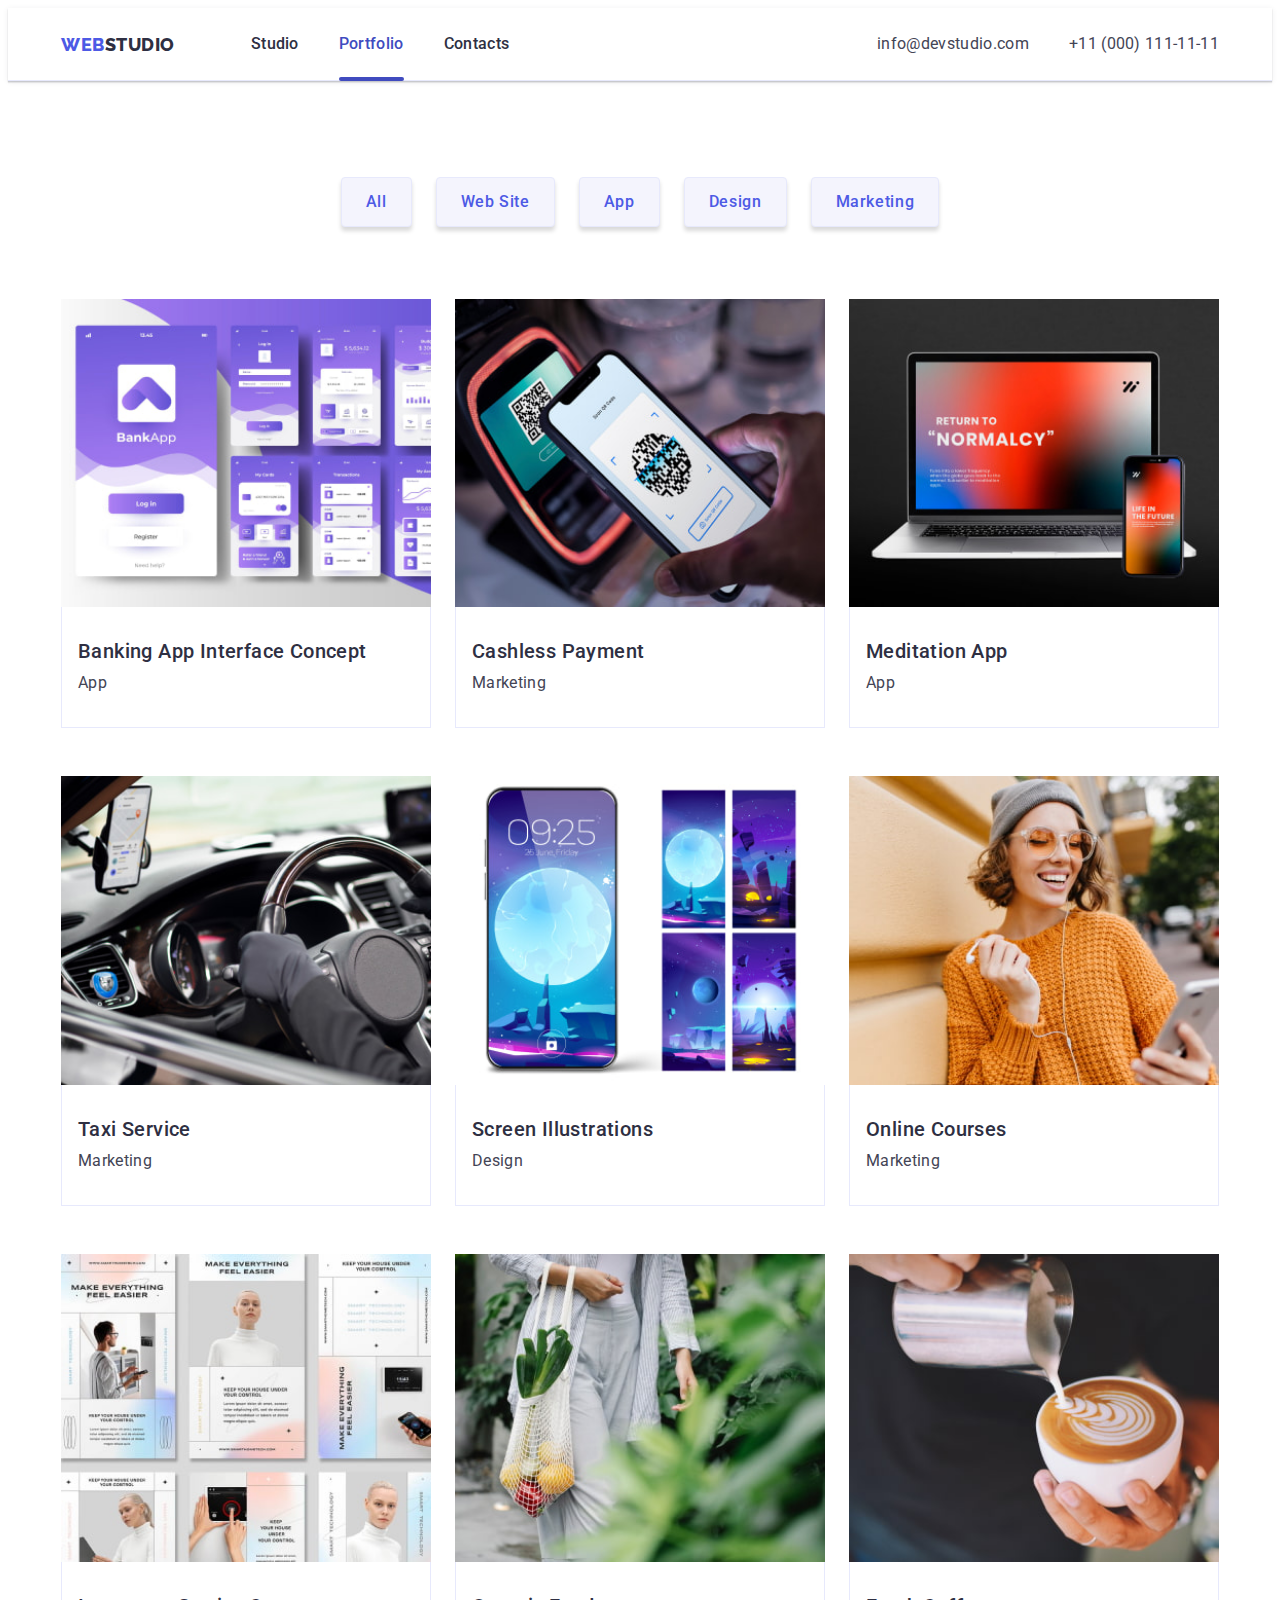
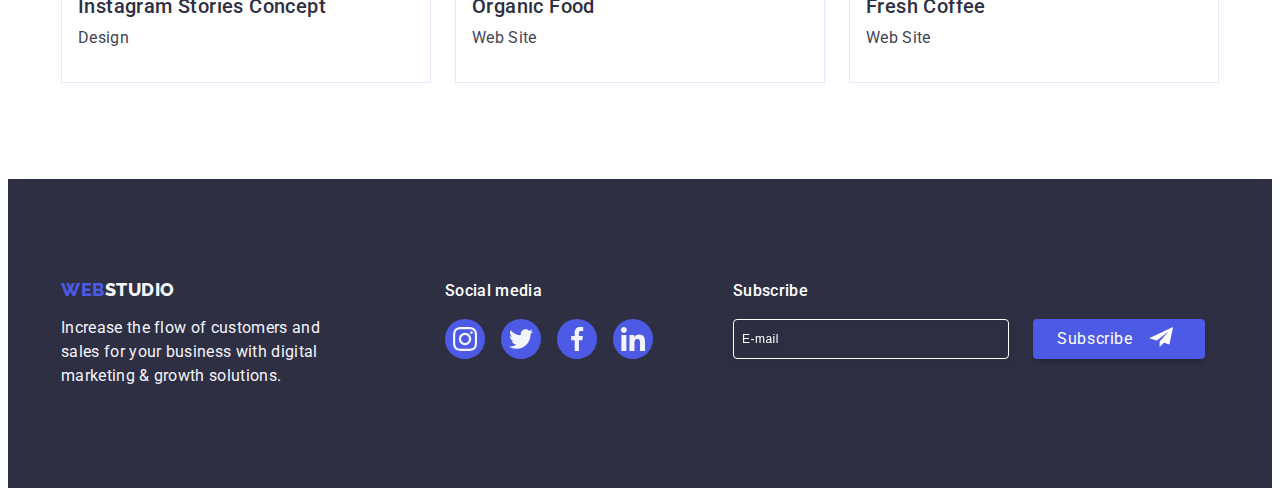
<file: portfolio.html>
<!DOCTYPE html>
<html lang="en">
  <head>
    <meta charset="UTF-8" />
    <meta http-equiv="X-UA-Compatible" content="IE=edge" />
    <meta name="viewport" content="width=device-width, initial-scale=1.0" />
    <title>Document</title>
    <link rel="preconnect" href="https://fonts.googleapis.com" />
    <link rel="preconnect" href="https://fonts.gstatic.com" crossorigin />
    <link
      href="https://fonts.googleapis.com/css2?family=Raleway:wght@800&family=Roboto:wght@400;500;700;900&display=swap"
      rel="stylesheet"
    />
    <link
      rel="stylesheet"
      href="https://cdnjs.cloudflare.com/ajax/libs/modern-normalize/1.1.0/modern-normalize.min.css"
      integrity="sha512-wpPYUAdjBVSE4KJnH1VR1HeZfpl1ub8YT/NKx4PuQ5NmX2tKuGu6U/JRp5y+Y8XG2tV+wKQpNHVUX03MfMFn9Q=="
      crossorigin="anonymous"
      referrerpolicy="no-referrer"
    />
    <link rel="stylesheet" href="./css/styles.css" />
  </head>
  <body>
    <header class="header">
      <div class="container main-nav">
        <nav class="main-nav">
          <a href="./index.html" class="logo link"
            >Web<span class="top-logo">Studio</span></a
          >
          <ul class="site-nav list">
            <li class="item"><a href="./index.html" class="link">Studio</a></li>
            <li class="item">
              <a href="./portfolio.html" class="link active">Portfolio</a>
            </li>
            <li class="item"><a href="" class="link">Contacts</a></li>
          </ul>
        </nav>
        <address class="address">
          <ul class="address list">
            <li class="item">
              <a href="mailto:info@devstudio.com" class="link"
                >info@devstudio.com</a
              >
            </li>
            <li class="item">
              <a href="tel:+110001111111" class="link">+11 (000) 111-11-11</a>
            </li>
          </ul>
        </address>
      </div>
    </header>
    <main>
      <section class="section-portfolio">
        <div class="container">
          <!-- hidden title h1 -->
          <h1 hidden>Portfolio</h1>
          <ul class="portfolio list">
            <li class="item">
              <button type="button" class="button">All</button>
            </li>
            <li class="item">
              <button type="button" class="button">Web Site</button>
            </li>
            <li class="item">
              <button type="button" class="button">App</button>
            </li>
            <li class="item">
              <button type="button" class="button">Design</button>
            </li>
            <li class="item">
              <button type="button" class="button">Marketing</button>
            </li>
          </ul>

          <ul class="gallery list">
            <li class="item">
              <a href="" class="link">
                <div class="gallery-up">
                  <img
                    class="gallery-img"
                    src="./images/portfolio-images/img-01.jpg"
                    alt="bank-app photo"
                    width="360"
                    height="300"
                  />
                  <div class="gallery-text">
                    <p>
                      14 Stylish and User-Friendly App Design Concepts · Task
                      Manager App · Calorie Tracker App · Exotic Fruit Ecommerce
                      App · Cloud Storage App
                    </p>
                  </div>
                </div>

                <div class="gallery-card">
                  <h2 class="section-under-title">
                    Banking App Interface Concept
                  </h2>
                  <p class="text">App</p>
                </div>
              </a>
            </li>
            <li class="item">
              <a href="" class="link">
                <div class="gallery-up">
                  <img
                    class="gallery-img"
                    src="./images/portfolio-images/img-02.jpg"
                    alt="cashless payment by phone"
                    width="360"
                    height="300"
                  />
                  <div class="gallery-text">
                    <p>
                      14 Stylish and User-Friendly App Design Concepts · Task
                      Manager App · Calorie Tracker App · Exotic Fruit Ecommerce
                      App · Cloud Storage App
                    </p>
                  </div>
                </div>
                <div class="gallery-card">
                  <h2 class="section-under-title">Cashless Payment</h2>
                  <p class="text">Marketing</p>
                </div>
              </a>
            </li>
            <li class="item">
              <a href="" class="link">
                <div class="gallery-up">
                  <img
                    class="gallery-img"
                    src="./images/portfolio-images/img-03.jpg"
                    alt="laptop and phone"
                    width="360"
                    height="300"
                  />
                  <div class="gallery-text">
                    <p>
                      14 Stylish and User-Friendly App Design Concepts · Task
                      Manager App · Calorie Tracker App · Exotic Fruit Ecommerce
                      App · Cloud Storage App
                    </p>
                  </div>
                </div>
                <div class="gallery-card">
                  <h2 class="section-under-title">Meditation App</h2>
                  <p class="text">App</p>
                </div>
              </a>
            </li>

            <li class="item">
              <a href="" class="link">
                <div class="gallery-up">
                  <img
                    class="gallery-img"
                    src="./images/portfolio-images/img-04.jpg"
                    alt="steering wheel"
                    width="360"
                    height="300"
                  />
                  <div class="gallery-text">
                    <p>
                      14 Stylish and User-Friendly App Design Concepts · Task
                      Manager App · Calorie Tracker App · Exotic Fruit Ecommerce
                      App · Cloud Storage App
                    </p>
                  </div>
                </div>

                <div class="gallery-card">
                  <h2 class="section-under-title">Taxi Service</h2>
                  <p class="text">Marketing</p>
                </div>
              </a>
            </li>
            <li class="item">
              <a href="" class="link">
                <div class="gallery-up">
                  <img
                    class="gallery-img"
                    src="./images/portfolio-images/img-05.jpg"
                    alt="Screen Illustrations"
                    width="360"
                    height="300"
                  />
                  <div class="gallery-text">
                    <p>
                      14 Stylish and User-Friendly App Design Concepts · Task
                      Manager App · Calorie Tracker App · Exotic Fruit Ecommerce
                      App · Cloud Storage App
                    </p>
                  </div>
                </div>
                <div class="gallery-card">
                  <h2 class="section-under-title">Screen Illustrations</h2>
                  <p class="text">Design</p>
                </div>
              </a>
            </li>
            <li class="item">
              <a href="" class="link">
                <div class="gallery-up">
                  <img
                    class="gallery-img"
                    src="./images/portfolio-images/img-06.jpg"
                    alt="girl is laughing"
                    width="360"
                    height="300"
                  />
                  <div class="gallery-text">
                    <p>
                      14 Stylish and User-Friendly App Design Concepts · Task
                      Manager App · Calorie Tracker App · Exotic Fruit Ecommerce
                      App · Cloud Storage App
                    </p>
                  </div>
                </div>

                <div class="gallery-card">
                  <h2 class="section-under-title">Online Courses</h2>
                  <p class="text">Marketing</p>
                </div>
              </a>
            </li>
            <li class="item">
              <a href="" class="link">
                <div class="gallery-up">
                  <img
                    class="gallery-img"
                    src="./images/portfolio-images/img-07.jpg"
                    alt="instagram stories"
                    width="360"
                    height="300"
                  />
                  <div class="gallery-text">
                    <p>
                      14 Stylish and User-Friendly App Design Concepts · Task
                      Manager App · Calorie Tracker App · Exotic Fruit Ecommerce
                      App · Cloud Storage App
                    </p>
                  </div>
                </div>
                <div class="gallery-card">
                  <h2 class="section-under-title">Instagram Stories Concept</h2>
                  <p class="text">Design</p>
                </div>
              </a>
            </li>
            <li class="item">
              <a href="" class="link">
                <div class="gallery-up">
                  <img
                    class="gallery-img"
                    src="./images/portfolio-images/img-08.jpg"
                    alt="food in the bag"
                    width="360"
                    height="300"
                  />
                  <div class="gallery-text">
                    <p>
                      14 Stylish and User-Friendly App Design Concepts · Task
                      Manager App · Calorie Tracker App · Exotic Fruit Ecommerce
                      App · Cloud Storage App
                    </p>
                  </div>
                </div>
                <div class="gallery-card">
                  <h2 class="section-under-title">Organic Food</h2>
                  <p class="text">Web Site</p>
                </div>
              </a>
            </li>
            <li class="item">
              <a href="" class="link">
                <div class="gallery-up">
                  <img
                    class="gallery-img"
                    src="./images/portfolio-images/img-09.jpg"
                    alt="coffee in the mug"
                    width="360"
                    height="300"
                  />
                  <div class="gallery-text">
                    <p>
                      14 Stylish and User-Friendly App Design Concepts · Task
                      Manager App · Calorie Tracker App · Exotic Fruit Ecommerce
                      App · Cloud Storage App
                    </p>
                  </div>
                </div>
                <div class="gallery-card">
                  <h2 class="section-under-title">Fresh Coffee</h2>
                  <p class="text">Web Site</p>
                </div>
              </a>
            </li>
          </ul>
        </div>
      </section>
    </main>
    <footer class="footer">
      <div class="container common-footer">
        <div class="logo-left">
          <a href="./index.html" class="logo link"
            >Web<span class="footer-logo">Studio</span></a
          >
          <p class="text">
            Increase the flow of customers and sales for your business with
            digital marketing & growth solutions.
          </p>
        </div>
        <div class="social-media">
          <p class="social-media-text">Social media</p>
          <ul class="social-list-footer list">
            <li class="social-list-item">
              <a href="" class="social-list-link">
                <svg class="social-list-icon" width="24" height="24">
                  <use href="./images/icon.svg#icon-instagram"></use>
                </svg>
              </a>
            </li>
            <li class="social-list-item">
              <a href="" class="social-list-link">
                <svg class="social-list-icon" width="24" height="24">
                  <use href="./images/icon.svg#icon-twitter"></use>
                </svg>
              </a>
            </li>
            <li class="social-list-item">
              <a href="" class="social-list-link">
                <svg class="social-list-icon" width="24" height="24">
                  <use href="./images/icon.svg#icon-facebook"></use>
                </svg>
              </a>
            </li>
            <li class="social-list-item">
              <a href="" class="social-list-link">
                <svg class="social-list-icon" width="24" height="24">
                  <use href="./images/icon.svg#icon-linkedin"></use>
                </svg>
              </a>
            </li>
          </ul>
        </div>
        <div class="subscribe">
          <!-- <p class="social-media-text">Subscribe</p> -->
          <p class="social-media-text">Subscribe</p>
          <form class="subscribe-form" name="Subscribe">
            <!-- <label class="subscribe-label" for="email"> -->

            <!-- <p class="social-media-text">Subscribe</p> -->

            <div class="subscribe-form-wrapper">
              <input
                aria-label="email"
                class="subscribe-input"
                type="email"
                name="email"
                placeholder="E-mail"
                required
                id="sub-input"
              />
              <!-- </label> -->
              <button class="button" type="submit">
                <div class="subscribe-btn-name">
                  Subscribe
                  <svg class="" width="24" height="20">
                    <use href="./images/icon.svg#icon-subscribe"></use>
                  </svg>
                </div>
              </button>
            </div>
          </form>
        </div>
      </div>
    </footer>
  </body>
</html>
</file>
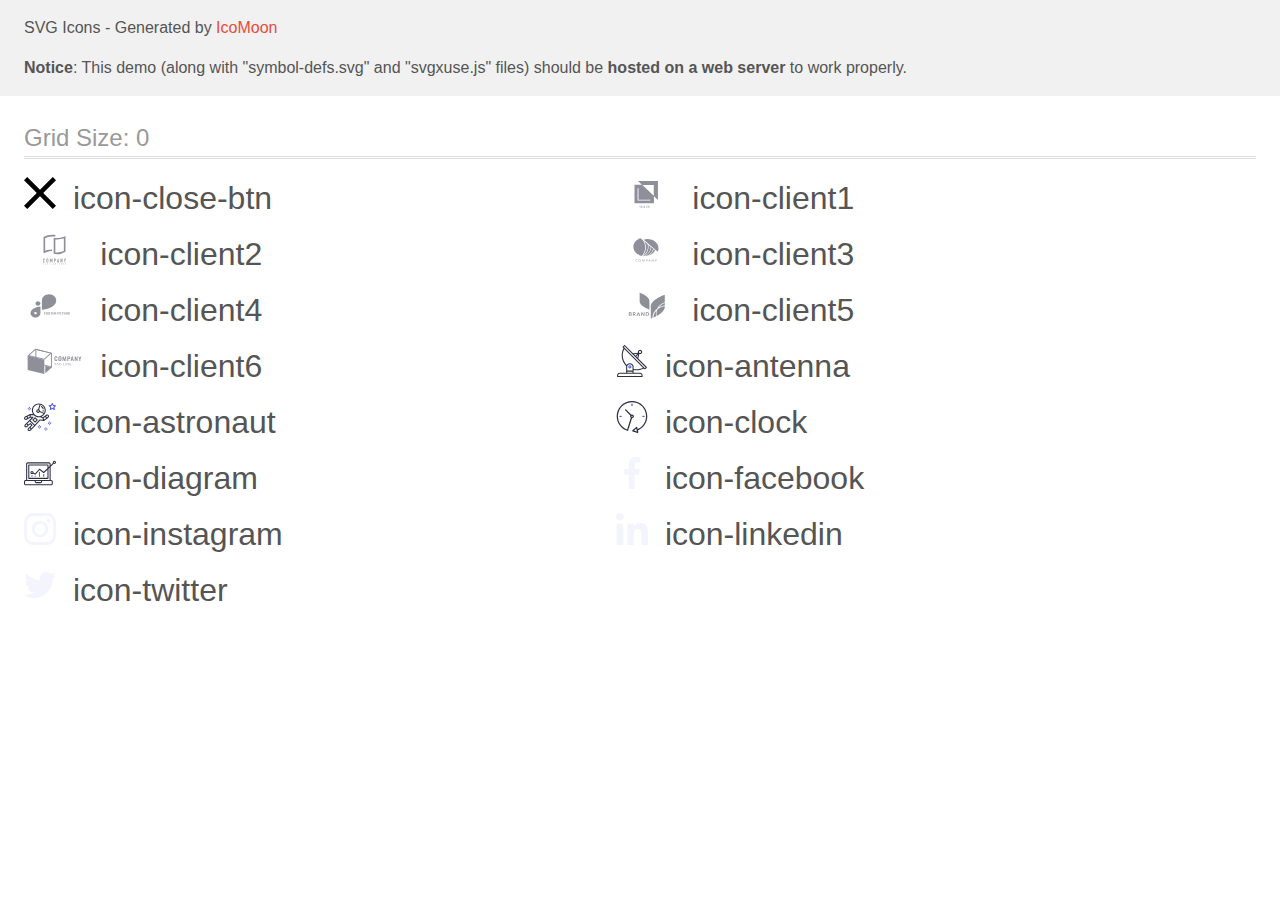
<file: images/svg/icomoon (1)/demo-external-svg.html>
<!doctype html>
<html>
<head>
    <title>IcoMoon - SVG Icons</title>
    <meta charset="utf-8">
    <meta name="viewport" content="width=device-width, initial-scale=1">
    <link rel="stylesheet" href="demo-files/demo.css">
    <link rel="stylesheet" href="style.css">
</head>
<body>
<header class="bgc1 clearfix">
<div class="mhl">
    <p>SVG Icons - Generated by <a href="https://icomoon.io/app">IcoMoon</a></p><p><strong>Notice</strong>: This demo (along with "symbol-defs.svg" and "svgxuse.js" files) should be <b>hosted on a web server</b> to work properly.</p>
</div>
</header>
    <div class="clearfix mhl ptl">
        <h1 class="mvm mtn fgc1">Grid Size: 0</h1>
        <div class="glyph fs1">
            <div class="clearfix pbs">
                <svg class="icon icon-close-btn"><use xlink:href="symbol-defs.svg#icon-close-btn"></use></svg><span class="name"> icon-close-btn</span>
            </div>
        </div>
        <div class="glyph fs1">
            <div class="clearfix pbs">
                <svg class="icon icon-client1"><use xlink:href="symbol-defs.svg#icon-client1"></use></svg><span class="name"> icon-client1</span>
            </div>
        </div>
        <div class="glyph fs1">
            <div class="clearfix pbs">
                <svg class="icon icon-client2"><use xlink:href="symbol-defs.svg#icon-client2"></use></svg><span class="name"> icon-client2</span>
            </div>
        </div>
        <div class="glyph fs1">
            <div class="clearfix pbs">
                <svg class="icon icon-client3"><use xlink:href="symbol-defs.svg#icon-client3"></use></svg><span class="name"> icon-client3</span>
            </div>
        </div>
        <div class="glyph fs1">
            <div class="clearfix pbs">
                <svg class="icon icon-client4"><use xlink:href="symbol-defs.svg#icon-client4"></use></svg><span class="name"> icon-client4</span>
            </div>
        </div>
        <div class="glyph fs1">
            <div class="clearfix pbs">
                <svg class="icon icon-client5"><use xlink:href="symbol-defs.svg#icon-client5"></use></svg><span class="name"> icon-client5</span>
            </div>
        </div>
        <div class="glyph fs1">
            <div class="clearfix pbs">
                <svg class="icon icon-client6"><use xlink:href="symbol-defs.svg#icon-client6"></use></svg><span class="name"> icon-client6</span>
            </div>
        </div>
        <div class="glyph fs1">
            <div class="clearfix pbs">
                <svg class="icon icon-antenna"><use xlink:href="symbol-defs.svg#icon-antenna"></use></svg><span class="name"> icon-antenna</span>
            </div>
        </div>
        <div class="glyph fs1">
            <div class="clearfix pbs">
                <svg class="icon icon-astronaut"><use xlink:href="symbol-defs.svg#icon-astronaut"></use></svg><span class="name"> icon-astronaut</span>
            </div>
        </div>
        <div class="glyph fs1">
            <div class="clearfix pbs">
                <svg class="icon icon-clock"><use xlink:href="symbol-defs.svg#icon-clock"></use></svg><span class="name"> icon-clock</span>
            </div>
        </div>
        <div class="glyph fs1">
            <div class="clearfix pbs">
                <svg class="icon icon-diagram"><use xlink:href="symbol-defs.svg#icon-diagram"></use></svg><span class="name"> icon-diagram</span>
            </div>
        </div>
        <div class="glyph fs1">
            <div class="clearfix pbs">
                <svg class="icon icon-facebook"><use xlink:href="symbol-defs.svg#icon-facebook"></use></svg><span class="name"> icon-facebook</span>
            </div>
        </div>
        <div class="glyph fs1">
            <div class="clearfix pbs">
                <svg class="icon icon-instagram"><use xlink:href="symbol-defs.svg#icon-instagram"></use></svg><span class="name"> icon-instagram</span>
            </div>
        </div>
        <div class="glyph fs1">
            <div class="clearfix pbs">
                <svg class="icon icon-linkedin"><use xlink:href="symbol-defs.svg#icon-linkedin"></use></svg><span class="name"> icon-linkedin</span>
            </div>
        </div>
        <div class="glyph fs1">
            <div class="clearfix pbs">
                <svg class="icon icon-twitter"><use xlink:href="symbol-defs.svg#icon-twitter"></use></svg><span class="name"> icon-twitter</span>
            </div>
        </div>
  </div>
<script defer src="svgxuse.js"></script>
</body>
</html>
</file>
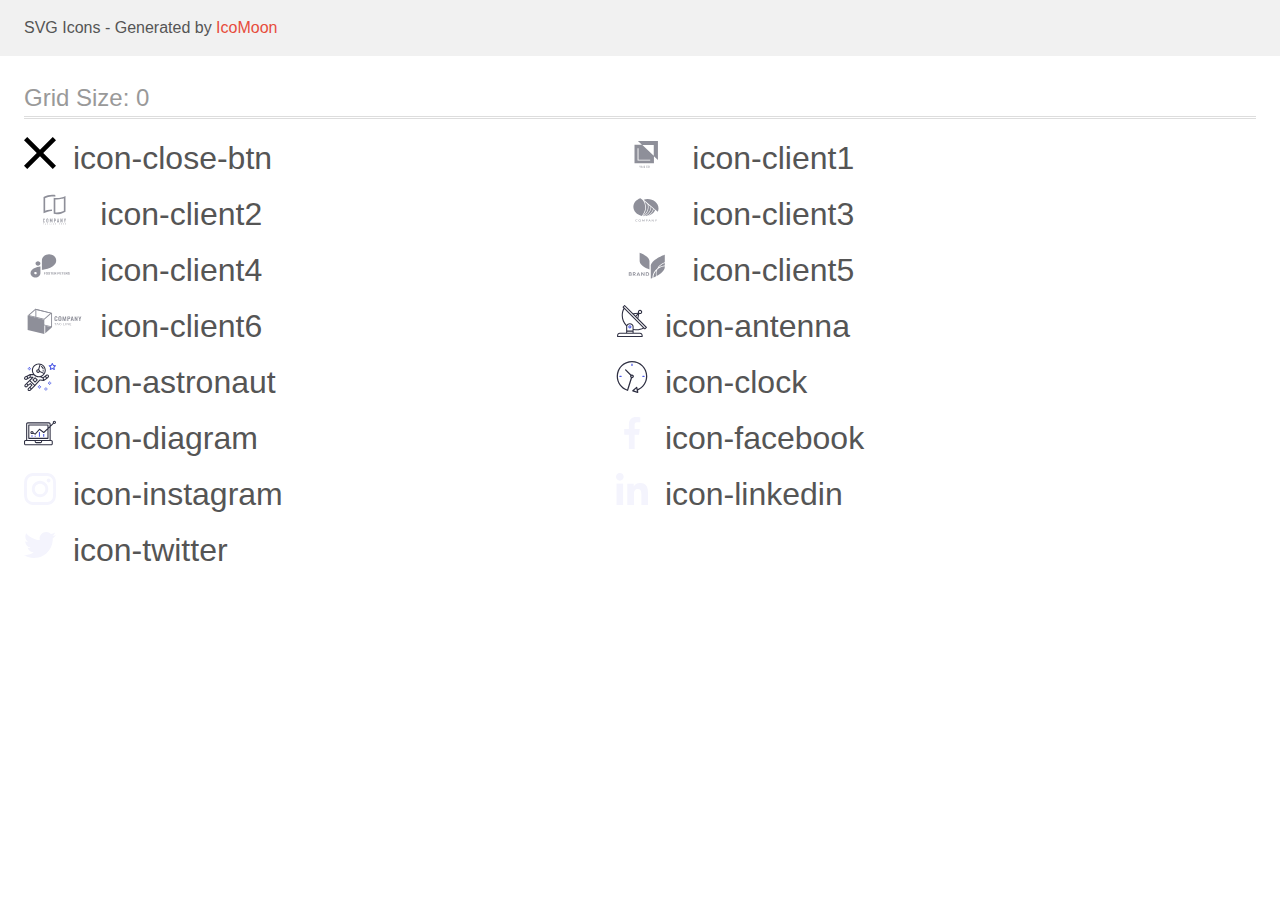
<file: images/svg/icomoon (1)/demo.html>
<!doctype html>
<html>
<head>
    <title>IcoMoon - SVG Icons</title>
    <meta charset="utf-8">
    <meta name="viewport" content="width=device-width, initial-scale=1">
    <link rel="stylesheet" href="demo-files/demo.css">
    <link rel="stylesheet" href="style.css">
</head>
<body>
<svg aria-hidden="true" style="position: absolute; width: 0; height: 0; overflow: hidden;" version="1.1" xmlns="http://www.w3.org/2000/svg" xmlns:xlink="http://www.w3.org/1999/xlink">
<defs>
<symbol id="icon-close-btn" viewBox="0 0 32 32">
<path d="M32 3.223l-3.223-3.223-12.777 12.777-12.777-12.777-3.223 3.223 12.777 12.777-12.777 12.777 3.223 3.223 12.777-12.777 12.777 12.777 3.223-3.223-12.777-12.777 12.777-12.777z"></path>
</symbol>
<symbol id="icon-client1" viewBox="0 0 59 32">
<path fill="#8e8f99" style="fill: var(--color1, #8e8f99)" d="M21.714 4l4.004 3.815-7.433-0.004v18.51h19.429v-7.077l4 3.811v-19.054h-20zM37.538 18.796l-11.354-10.817h11.354v10.817zM34.013 23.613h-12.653v-12.449h0.894v11.606h11.759v0.843zM23.883 29.749l-0.472-0.97h-0.389l0.684 1.284v0.748h0.353v-0.748l0.684-1.284h-0.388l-0.472 0.97zM25.622 28.78h0.084l0.767 2.031h-0.368l-0.164-0.476h-0.786l-0.164 0.476h-0.367l0.765-2.031h0.234zM25.249 30.058h0.595l-0.298-0.862-0.297 0.862zM27.704 29.721c-0.015-0.020-0.030-0.038-0.044-0.057-0.052-0.069-0.093-0.135-0.121-0.2s-0.043-0.132-0.043-0.201c0-0.106 0.022-0.197 0.066-0.273s0.106-0.135 0.186-0.176c0.080-0.042 0.173-0.063 0.28-0.063 0.103 0 0.192 0.021 0.266 0.063 0.075 0.041 0.133 0.095 0.173 0.163s0.061 0.142 0.061 0.223c0 0.064-0.012 0.123-0.035 0.176s-0.055 0.101-0.096 0.145c-0.041 0.044-0.088 0.085-0.142 0.124l-0.141 0.103 0.402 0.475c0.013-0.026 0.025-0.053 0.036-0.082 0.034-0.089 0.052-0.188 0.052-0.297h0.29c0 0.099-0.010 0.192-0.029 0.28s-0.049 0.17-0.091 0.245c-0.017 0.031-0.036 0.061-0.058 0.090l0.298 0.351h-0.389l-0.118-0.139c-0.064 0.049-0.133 0.086-0.208 0.114-0.099 0.035-0.204 0.053-0.315 0.053-0.135 0-0.252-0.025-0.35-0.074s-0.175-0.117-0.229-0.204c-0.053-0.087-0.080-0.186-0.080-0.297 0-0.083 0.017-0.155 0.052-0.218s0.081-0.122 0.141-0.176c0.055-0.050 0.118-0.1 0.188-0.15zM27.871 29.925l-0.042 0.031c-0.049 0.040-0.086 0.079-0.11 0.116s-0.039 0.070-0.046 0.1c-0.008 0.031-0.011 0.058-0.011 0.081 0 0.059 0.013 0.113 0.038 0.162s0.064 0.087 0.113 0.116c0.050 0.028 0.111 0.042 0.183 0.042 0.077 0 0.152-0.017 0.225-0.052 0.036-0.018 0.071-0.039 0.103-0.064l-0.452-0.532zM27.951 29.554l0.125-0.084c0.059-0.039 0.1-0.077 0.126-0.114s0.038-0.086 0.038-0.142c0-0.048-0.019-0.093-0.056-0.134s-0.090-0.061-0.158-0.061c-0.047 0-0.087 0.011-0.12 0.034s-0.057 0.050-0.074 0.087c-0.016 0.035-0.024 0.075-0.024 0.119 0 0.042 0.011 0.085 0.032 0.13s0.051 0.090 0.088 0.138c0.008 0.010 0.015 0.020 0.023 0.029zM31.505 30.15h-0.349c-0.010 0.088-0.032 0.163-0.064 0.225s-0.079 0.106-0.141 0.138c-0.061 0.032-0.142 0.047-0.241 0.047-0.082 0-0.152-0.016-0.211-0.049s-0.107-0.079-0.145-0.138c-0.037-0.059-0.065-0.131-0.084-0.213s-0.026-0.177-0.026-0.279v-0.172c0-0.108 0.010-0.204 0.029-0.287s0.051-0.156 0.091-0.213c0.040-0.058 0.090-0.101 0.149-0.131s0.129-0.045 0.209-0.045c0.098 0 0.177 0.017 0.237 0.050s0.106 0.080 0.137 0.142c0.032 0.062 0.052 0.137 0.061 0.225h0.349c-0.014-0.136-0.052-0.256-0.114-0.361s-0.148-0.187-0.259-0.247c-0.112-0.060-0.248-0.089-0.41-0.089-0.127 0-0.242 0.022-0.345 0.067s-0.188 0.109-0.261 0.194c-0.073 0.084-0.128 0.185-0.167 0.303s-0.057 0.25-0.057 0.396v0.169c0 0.146 0.019 0.278 0.056 0.396s0.093 0.219 0.165 0.303c0.072 0.083 0.158 0.147 0.258 0.192s0.213 0.067 0.339 0.067c0.164 0 0.303-0.030 0.417-0.089s0.203-0.141 0.266-0.244c0.063-0.104 0.1-0.223 0.112-0.356zM33.443 29.851v-0.112c0-0.153-0.020-0.291-0.061-0.412s-0.097-0.226-0.172-0.311c-0.074-0.087-0.163-0.152-0.266-0.197s-0.218-0.068-0.343-0.068c-0.125 0-0.239 0.023-0.342 0.068s-0.191 0.11-0.266 0.197c-0.074 0.086-0.132 0.189-0.173 0.311s-0.061 0.258-0.061 0.412v0.112c0 0.154 0.020 0.291 0.061 0.413s0.1 0.226 0.176 0.311c0.075 0.086 0.164 0.151 0.266 0.197s0.217 0.067 0.342 0.067c0.126 0 0.24-0.022 0.343-0.067s0.192-0.111 0.265-0.197c0.074-0.086 0.132-0.189 0.172-0.311s0.060-0.259 0.060-0.413zM33.092 29.737v0.114c0 0.113-0.011 0.214-0.033 0.301s-0.053 0.161-0.095 0.222c-0.042 0.059-0.093 0.105-0.153 0.135s-0.13 0.045-0.208 0.045c-0.077 0-0.146-0.015-0.206-0.045s-0.113-0.076-0.156-0.135c-0.043-0.060-0.075-0.134-0.098-0.222s-0.033-0.188-0.033-0.301v-0.114c0-0.113 0.011-0.213 0.033-0.3s0.054-0.16 0.096-0.219c0.043-0.059 0.094-0.104 0.155-0.134s0.129-0.046 0.206-0.046 0.147 0.015 0.208 0.046c0.061 0.030 0.113 0.074 0.155 0.134s0.075 0.132 0.096 0.219c0.022 0.087 0.033 0.186 0.033 0.3z"></path>
</symbol>
<symbol id="icon-client2" viewBox="0 0 59 32">
<path fill="#8e8f99" style="fill: var(--color1, #8e8f99)" d="M28.636 3.391h-0.078c-0.12-0.007-0.24-0.010-0.36-0.013v0h-0.26c-0.227 0-0.458 0.006-0.688 0.017-0.017-0.001-0.035-0.001-0.052 0-2.082 0.118-4.123 0.638-6.009 1.533l-0.247 0.119v12.652l0.578-0.196c0.507-0.174 1.048-0.331 1.607-0.477 1.512-0.388 3.065-0.595 4.626-0.615v1.662c-0.207 0.002-0.408 0.007-0.609 0.017h-0.048c-1.201 0.066-2.393 0.249-3.559 0.546-1.477 0.37-2.901 0.925-4.24 1.652v-16.227c1.39-0.811 2.888-1.42 4.448-1.809 1.37-0.354 2.778-0.535 4.192-0.541h0.244c0.292 0.007 0.577 0.020 0.844 0.041 0.705 0.049 1.404 0.161 2.089 0.333v1.636c-0.666-0.155-1.342-0.257-2.024-0.305-0.014-0.001-0.028-0.002-0.041-0.004-0.141-0.012-0.282-0.024-0.414-0.024zM31.516 5.064c0.363 0.028 0.739 0.041 1.119 0.041 1.487-0.005 2.967-0.195 4.407-0.565 1.476-0.371 2.9-0.927 4.238-1.654v15.938c-1.391 0.81-2.889 1.419-4.449 1.809-1.37 0.352-2.778 0.533-4.192 0.539-1.072 0.009-2.14-0.117-3.18-0.375v-16.041c0.246 0.057 0.499 0.109 0.756 0.153 0.422 0.071 0.867 0.123 1.301 0.155zM39.627 5.187l-0.578 0.195c-0.532 0.179-1.068 0.339-1.608 0.481-1.57 0.403-3.183 0.61-4.804 0.616-0.377 0-0.724-0.010-1.060-0.032l-0.461-0.030v13.015l0.396 0.035c0.367 0.032 0.746 0.048 1.128 0.048 1.276-0.005 2.547-0.17 3.783-0.49 1.018-0.255 2.008-0.611 2.956-1.062l0.247-0.119v-12.656z"></path>
<path fill="#8e8f99" style="fill: var(--color1, #8e8f99)" d="M20.421 25.836c-0.083-0.086-0.183-0.154-0.294-0.199s-0.23-0.066-0.349-0.061c-0.127-0.002-0.253 0.022-0.372 0.070-0.108 0.043-0.207 0.108-0.289 0.19-0.082 0.083-0.145 0.182-0.186 0.291-0.045 0.114-0.068 0.236-0.067 0.359v2.168c-0.005 0.153 0.024 0.305 0.085 0.445 0.051 0.111 0.125 0.21 0.217 0.291 0.087 0.073 0.188 0.126 0.298 0.154 0.105 0.030 0.214 0.045 0.324 0.045 0.121 0.001 0.24-0.025 0.35-0.076 0.108-0.047 0.207-0.116 0.289-0.201 0.080-0.084 0.145-0.183 0.189-0.291 0.046-0.109 0.070-0.227 0.069-0.346v-0.243h-0.567v0.193c0.002 0.066-0.010 0.132-0.033 0.193-0.018 0.046-0.047 0.088-0.082 0.122-0.035 0.028-0.075 0.050-0.119 0.062-0.038 0.013-0.078 0.020-0.119 0.020-0.051 0.006-0.102-0.002-0.149-0.022s-0.087-0.053-0.117-0.094c-0.053-0.087-0.080-0.188-0.075-0.291v-2.021c-0.004-0.112 0.020-0.223 0.069-0.324 0.029-0.046 0.071-0.082 0.12-0.105s0.104-0.032 0.157-0.025c0.049-0.002 0.097 0.008 0.141 0.030s0.082 0.053 0.112 0.092c0.063 0.083 0.097 0.186 0.094 0.291v0.187h0.561v-0.221c0.001-0.13-0.022-0.258-0.069-0.379-0.042-0.114-0.106-0.217-0.189-0.305z"></path>
<path fill="#8e8f99" style="fill: var(--color1, #8e8f99)" d="M23.788 25.811c-0.181-0.153-0.409-0.237-0.645-0.238-0.115 0-0.23 0.021-0.338 0.061-0.11 0.039-0.212 0.1-0.299 0.177-0.094 0.084-0.169 0.188-0.22 0.304-0.057 0.132-0.085 0.276-0.082 0.42v2.079c-0.004 0.146 0.024 0.292 0.082 0.426 0.051 0.112 0.126 0.211 0.22 0.291 0.087 0.080 0.188 0.143 0.299 0.183 0.108 0.040 0.223 0.061 0.338 0.061s0.23-0.021 0.338-0.061c0.113-0.041 0.217-0.103 0.306-0.183 0.090-0.081 0.163-0.18 0.214-0.291 0.058-0.134 0.086-0.279 0.082-0.426v-2.079c0.003-0.144-0.025-0.288-0.082-0.42-0.050-0.115-0.123-0.218-0.214-0.304zM23.523 28.614c0.005 0.055-0.003 0.111-0.022 0.163s-0.050 0.099-0.090 0.138c-0.075 0.063-0.169 0.097-0.267 0.097s-0.192-0.034-0.267-0.097c-0.040-0.038-0.071-0.085-0.090-0.138s-0.027-0.108-0.022-0.163v-2.079c-0.005-0.055 0.003-0.111 0.022-0.163s0.050-0.099 0.090-0.138c0.075-0.063 0.169-0.097 0.267-0.097s0.192 0.034 0.267 0.097c0.040 0.038 0.071 0.085 0.090 0.138s0.027 0.108 0.022 0.163v2.079z"></path>
<path fill="#8e8f99" style="fill: var(--color1, #8e8f99)" d="M28.21 29.543v-3.936h-0.545l-0.716 2.084h-0.010l-0.721-2.084h-0.539v3.936h0.562v-2.395h0.010l0.551 1.693h0.28l0.555-1.693h0.010v2.395h0.562z"></path>
<path fill="#8e8f99" style="fill: var(--color1, #8e8f99)" d="M31.405 25.882c-0.087-0.097-0.196-0.171-0.318-0.215-0.132-0.043-0.269-0.063-0.408-0.061h-0.835v3.936h0.561v-1.537h0.289c0.175 0.008 0.349-0.029 0.506-0.108 0.128-0.071 0.234-0.175 0.308-0.301 0.065-0.105 0.109-0.221 0.129-0.343 0.022-0.148 0.032-0.298 0.030-0.448 0.006-0.189-0.013-0.378-0.055-0.562-0.037-0.136-0.108-0.261-0.207-0.362zM31.116 27.082c-0.002 0.071-0.020 0.141-0.052 0.205-0.032 0.061-0.083 0.109-0.145 0.138-0.083 0.037-0.174 0.054-0.265 0.049h-0.256v-1.338h0.289c0.087-0.004 0.174 0.013 0.253 0.049 0.058 0.033 0.104 0.084 0.132 0.145 0.031 0.069 0.047 0.144 0.049 0.219 0 0.083 0 0.17 0 0.262s0.006 0.186 0 0.27h-0.006z"></path>
<path fill="#8e8f99" style="fill: var(--color1, #8e8f99)" d="M34.062 25.606h-0.46l-0.867 3.936h0.561l0.165-0.846h0.765l0.165 0.846h0.561l-0.889-3.936zM33.544 28.161l0.276-1.427h0.010l0.275 1.427h-0.561z"></path>
<path fill="#8e8f99" style="fill: var(--color1, #8e8f99)" d="M37.686 27.978h-0.010l-0.847-2.371h-0.539v3.936h0.561v-2.367h0.012l0.857 2.367h0.528v-3.936h-0.561v2.371z"></path>
<path fill="#8e8f99" style="fill: var(--color1, #8e8f99)" d="M41.113 25.606l-0.451 1.565h-0.012l-0.451-1.565h-0.594l0.77 2.273v1.664h0.561v-1.664l0.77-2.273h-0.594z"></path>
<path fill="#8e8f99" style="fill: var(--color1, #8e8f99)" d="M18.857 30.654h0.27v0.759h0.184v-0.759h0.269v-0.155h-0.723v0.155z"></path>
<path fill="#8e8f99" style="fill: var(--color1, #8e8f99)" d="M21.13 30.498l-0.354 0.914h0.195l0.075-0.208h0.364l0.078 0.208h0.2l-0.363-0.914h-0.195zM21.101 31.051l0.124-0.339 0.124 0.339h-0.249z"></path>
<path fill="#8e8f99" style="fill: var(--color1, #8e8f99)" d="M23.376 31.076h0.211v0.118c-0.062 0.049-0.138 0.076-0.217 0.077-0.037 0.002-0.074-0.005-0.107-0.020s-0.063-0.038-0.086-0.067c-0.048-0.070-0.072-0.154-0.068-0.238 0-0.203 0.088-0.305 0.263-0.305 0.046-0.005 0.092 0.008 0.13 0.034s0.065 0.066 0.077 0.111l0.181-0.035c-0.039-0.179-0.168-0.269-0.387-0.269-0.117-0.003-0.232 0.039-0.319 0.118-0.046 0.045-0.082 0.1-0.104 0.161s-0.032 0.126-0.027 0.19c-0.005 0.125 0.036 0.248 0.117 0.343 0.045 0.046 0.099 0.082 0.159 0.105s0.124 0.033 0.188 0.029c0.143 0.004 0.282-0.048 0.387-0.145v-0.36h-0.396v0.154z"></path>
<path fill="#8e8f99" style="fill: var(--color1, #8e8f99)" d="M25.67 30.498h-0.185v0.914h0.64v-0.155h-0.455v-0.759z"></path>
<path fill="#8e8f99" style="fill: var(--color1, #8e8f99)" d="M27.61 30.498h-0.185v0.914h0.185v-0.914z"></path>
<path fill="#8e8f99" style="fill: var(--color1, #8e8f99)" d="M29.507 31.109l-0.374-0.61h-0.179v0.914h0.172v-0.597l0.367 0.597h0.184v-0.914h-0.169v0.61z"></path>
<path fill="#8e8f99" style="fill: var(--color1, #8e8f99)" d="M31.221 31.010h0.455v-0.155h-0.455v-0.201h0.49v-0.155h-0.675v0.914h0.694v-0.155h-0.509v-0.247z"></path>
<path fill="#8e8f99" style="fill: var(--color1, #8e8f99)" d="M35.378 30.859h-0.36v-0.36h-0.184v0.914h0.184v-0.4h0.36v0.4h0.184v-0.914h-0.184v0.36z"></path>
<path fill="#8e8f99" style="fill: var(--color1, #8e8f99)" d="M37.103 31.010h0.457v-0.155h-0.457v-0.201h0.492v-0.155h-0.675v0.914h0.692v-0.155h-0.509v-0.247z"></path>
<path fill="#8e8f99" style="fill: var(--color1, #8e8f99)" d="M39.442 31.010c0.159-0.025 0.24-0.109 0.24-0.254 0.005-0.039-0.001-0.078-0.017-0.114s-0.041-0.067-0.073-0.089c-0.083-0.042-0.175-0.060-0.267-0.054h-0.387v0.914h0.184v-0.382h0.036c0.039-0.002 0.078 0.005 0.114 0.020 0.027 0.017 0.049 0.040 0.065 0.067l0.2 0.291h0.22l-0.111-0.179c-0.049-0.088-0.119-0.163-0.202-0.219zM39.257 30.884h-0.136v-0.23h0.145c0.063-0.005 0.126 0.002 0.187 0.022 0.013 0.012 0.024 0.026 0.031 0.043s0.010 0.034 0.009 0.052c-0.001 0.018-0.006 0.035-0.014 0.051s-0.020 0.029-0.035 0.040c-0.060 0.018-0.124 0.026-0.187 0.022z"></path>
<path fill="#8e8f99" style="fill: var(--color1, #8e8f99)" d="M41.206 31.010h0.455v-0.155h-0.455v-0.201h0.492v-0.155h-0.676v0.914h0.694v-0.155h-0.509v-0.247z"></path>
</symbol>
<symbol id="icon-client3" viewBox="0 0 59 32">
<path fill="#8e8f99" style="fill: var(--color1, #8e8f99)" d="M21.034 28.128c0.009 0 0.018 0.002 0.027 0.005s0.016 0.008 0.022 0.014l0.126 0.119c-0.098 0.096-0.219 0.173-0.355 0.225-0.159 0.057-0.331 0.085-0.503 0.081-0.162 0.003-0.323-0.023-0.473-0.076-0.135-0.048-0.257-0.121-0.357-0.213-0.102-0.095-0.18-0.207-0.23-0.329-0.055-0.136-0.082-0.278-0.080-0.422-0.002-0.144 0.027-0.288 0.087-0.423 0.055-0.122 0.138-0.234 0.244-0.329 0.108-0.093 0.237-0.166 0.379-0.214 0.155-0.051 0.321-0.077 0.487-0.076 0.155-0.003 0.309 0.020 0.453 0.069 0.125 0.046 0.24 0.111 0.339 0.19l-0.106 0.127c-0.007 0.009-0.016 0.017-0.027 0.023-0.012 0.007-0.028 0.011-0.043 0.009-0.016-0.001-0.032-0.006-0.046-0.014l-0.057-0.034-0.079-0.043c-0.034-0.016-0.069-0.030-0.106-0.042-0.047-0.014-0.095-0.026-0.144-0.034-0.062-0.010-0.125-0.014-0.188-0.014-0.12-0.001-0.239 0.018-0.35 0.057-0.104 0.036-0.197 0.090-0.274 0.159-0.079 0.073-0.139 0.16-0.178 0.253-0.044 0.107-0.066 0.22-0.065 0.334-0.002 0.116 0.020 0.23 0.065 0.34 0.038 0.093 0.098 0.179 0.175 0.252 0.072 0.068 0.162 0.122 0.262 0.156 0.103 0.036 0.213 0.055 0.325 0.054 0.064 0.001 0.129-0.003 0.192-0.011 0.104-0.011 0.204-0.042 0.292-0.090 0.044-0.025 0.086-0.053 0.125-0.084 0.016-0.013 0.038-0.021 0.060-0.022z"></path>
<path fill="#8e8f99" style="fill: var(--color1, #8e8f99)" d="M24.678 27.532c0.002 0.143-0.027 0.285-0.085 0.419-0.051 0.122-0.132 0.233-0.238 0.326s-0.232 0.166-0.373 0.214c-0.309 0.101-0.65 0.101-0.959 0-0.14-0.049-0.266-0.122-0.371-0.214-0.105-0.095-0.187-0.206-0.24-0.329-0.114-0.271-0.114-0.568 0-0.84 0.054-0.122 0.135-0.235 0.24-0.33 0.106-0.090 0.232-0.16 0.371-0.206 0.308-0.102 0.651-0.102 0.959 0 0.14 0.049 0.267 0.122 0.372 0.214 0.104 0.094 0.185 0.204 0.238 0.325 0.058 0.135 0.087 0.278 0.085 0.422zM24.347 27.532c0.002-0.114-0.018-0.228-0.060-0.337-0.035-0.093-0.093-0.179-0.169-0.252-0.074-0.069-0.165-0.124-0.267-0.159-0.224-0.074-0.473-0.074-0.697 0-0.102 0.035-0.193 0.090-0.267 0.159-0.077 0.073-0.135 0.159-0.17 0.252-0.080 0.219-0.080 0.454 0 0.674 0.036 0.093 0.094 0.179 0.17 0.252 0.074 0.069 0.165 0.123 0.267 0.158 0.225 0.072 0.472 0.072 0.697 0 0.102-0.035 0.192-0.089 0.267-0.158 0.076-0.073 0.133-0.159 0.169-0.252 0.042-0.109 0.063-0.223 0.060-0.337z"></path>
<path fill="#8e8f99" style="fill: var(--color1, #8e8f99)" d="M27.164 27.885l0.033 0.076c0.013-0.027 0.024-0.051 0.036-0.076s0.026-0.050 0.041-0.074l0.806-1.252c0.016-0.022 0.030-0.035 0.046-0.039 0.021-0.006 0.044-0.008 0.066-0.007h0.238v2.036h-0.282v-1.497c0-0.019 0-0.040 0-0.063-0.002-0.023-0.002-0.047 0-0.070l-0.811 1.269c-0.010 0.019-0.027 0.035-0.047 0.046s-0.045 0.017-0.069 0.017h-0.046c-0.025 0-0.049-0.006-0.069-0.017s-0.037-0.027-0.047-0.047l-0.834-1.277c0 0.024 0 0.049 0 0.073s0 0.046 0 0.065v1.497h-0.273v-2.032h0.238c0.022-0.001 0.045 0.001 0.066 0.007 0.020 0.008 0.035 0.022 0.044 0.039l0.823 1.253c0.016 0.023 0.030 0.047 0.041 0.073z"></path>
<path fill="#8e8f99" style="fill: var(--color1, #8e8f99)" d="M30.197 27.784v0.763h-0.316v-2.034h0.704c0.133-0.002 0.265 0.013 0.393 0.044 0.102 0.025 0.197 0.068 0.278 0.127 0.070 0.055 0.124 0.123 0.158 0.199 0.037 0.083 0.055 0.171 0.054 0.26 0.001 0.089-0.018 0.178-0.058 0.26-0.038 0.078-0.096 0.148-0.17 0.203-0.081 0.061-0.176 0.107-0.279 0.135-0.123 0.034-0.251 0.049-0.38 0.047l-0.382-0.005zM30.197 27.566h0.382c0.083 0.001 0.165-0.010 0.244-0.031 0.065-0.019 0.125-0.049 0.177-0.088 0.047-0.037 0.084-0.083 0.107-0.135 0.026-0.054 0.039-0.113 0.038-0.171 0.004-0.057-0.007-0.113-0.032-0.166s-0.062-0.1-0.11-0.139c-0.12-0.080-0.272-0.119-0.424-0.109h-0.382v0.838z"></path>
<path fill="#8e8f99" style="fill: var(--color1, #8e8f99)" d="M34.437 28.549h-0.249c-0.025 0.001-0.050-0.006-0.069-0.019-0.018-0.013-0.032-0.029-0.041-0.047l-0.215-0.492h-1.077l-0.222 0.492c-0.008 0.018-0.022 0.034-0.039 0.046-0.020 0.014-0.045 0.021-0.071 0.020h-0.249l0.946-2.036h0.328l0.959 2.036zM32.875 27.793h0.89l-0.375-0.829c-0.029-0.062-0.052-0.126-0.071-0.191l-0.036 0.106c-0.011 0.032-0.024 0.062-0.035 0.086l-0.372 0.828z"></path>
<path fill="#8e8f99" style="fill: var(--color1, #8e8f99)" d="M35.8 26.522c0.019 0.009 0.035 0.021 0.047 0.036l1.38 1.535c0-0.024 0-0.049 0-0.071s0-0.046 0-0.067v-1.442h0.282v2.036h-0.158c-0.022 0.001-0.045-0.004-0.065-0.012-0.020-0.010-0.037-0.023-0.050-0.038l-1.379-1.534c0.002 0.023 0.002 0.047 0 0.070 0 0.023 0 0.043 0 0.062v1.452h-0.282v-2.036h0.167c0.020-0 0.039 0.003 0.057 0.009z"></path>
<path fill="#8e8f99" style="fill: var(--color1, #8e8f99)" d="M39.834 27.739v0.809h-0.316v-0.809l-0.872-1.226h0.282c0.024-0.001 0.048 0.005 0.068 0.018 0.017 0.013 0.032 0.029 0.043 0.046l0.546 0.791c0.022 0.034 0.041 0.065 0.057 0.094s0.028 0.058 0.039 0.086l0.041-0.088c0.015-0.032 0.033-0.063 0.054-0.093l0.538-0.797c0.011-0.016 0.025-0.030 0.041-0.043 0.019-0.014 0.043-0.021 0.068-0.020h0.285l-0.874 1.232z"></path>
<path fill="#8e8f99" style="fill: var(--color1, #8e8f99)" d="M27.008 23.095c0.137 0.015 0.276 0.027 0.416 0.038 2.128-0.813 3.929-2.145 5.176-3.828s1.887-3.643 1.838-5.634l-2.346-2.004c0.477 2.12 0.254 4.313-0.644 6.331s-2.436 3.783-4.441 5.098z"></path>
<path fill="#8e8f99" style="fill: var(--color1, #8e8f99)" d="M26.17 23.002l0.063 0.011c2.143-1.31 3.776-3.138 4.69-5.25s1.064-4.408 0.433-6.594l-3.341-2.854c1.351 2.346 1.895 4.972 1.568 7.572s-1.511 5.067-3.414 7.115z"></path>
<path fill="#8e8f99" style="fill: var(--color1, #8e8f99)" d="M37.5 16.024c-0.568 2.188-1.946 4.162-3.931 5.628-0.58 0.43-1.205 0.814-1.868 1.145 1.616-0.406 3.102-1.123 4.342-2.097s2.202-2.178 2.812-3.52l-1.355-1.156z"></path>
<path fill="#8e8f99" style="fill: var(--color1, #8e8f99)" d="M36.968 15.702l-1.929-1.648c-0.037 1.879-0.662 3.716-1.811 5.318s-2.779 2.914-4.721 3.796h0.009c0.433-0 0.865-0.022 1.295-0.066 1.815-0.633 3.418-1.64 4.667-2.931s2.104-2.826 2.489-4.469z"></path>
<path fill="#8e8f99" style="fill: var(--color1, #8e8f99)" d="M26.449 7.112l-2.301-1.969c-2.057 0.679-3.827 1.873-5.077 3.426s-1.922 3.392-1.928 5.276v0c0.008 2.082 0.828 4.103 2.331 5.742s3.603 2.803 5.967 3.308c2.111-2.197 3.346-4.912 3.528-7.75s-0.701-5.652-2.52-8.032z"></path>
<path fill="#8e8f99" style="fill: var(--color1, #8e8f99)" d="M42.286 15.399c-0.008-2.47-1.161-4.838-3.205-6.585s-4.815-2.731-7.707-2.739c-1.336-0.001-2.661 0.21-3.907 0.621l14.090 12.039c0.482-1.064 0.73-2.196 0.729-3.337z"></path>
</symbol>
<symbol id="icon-client4" viewBox="0 0 59 32">
<path fill="#8e8f99" style="fill: var(--color1, #8e8f99)" d="M13.759 12.296h-0.002c-1.363 0-2.468 0.996-2.468 2.225v0.002c0 1.229 1.105 2.225 2.468 2.225h0.002c1.363 0 2.468-0.996 2.468-2.225v-0.002c0-1.229-1.105-2.225-2.468-2.225z"></path>
<path fill="#8e8f99" style="fill: var(--color1, #8e8f99)" d="M31.978 11.585c-0.004-1.707-0.758-3.343-2.096-4.551s-3.153-1.887-5.047-1.891v0c-1.894 0.003-3.709 0.683-5.049 1.89s-2.094 2.844-2.098 4.552v9.414c0 0 14.288-1.435 14.289-9.412v-0.001z"></path>
<path fill="#8e8f99" style="fill: var(--color1, #8e8f99)" d="M6.286 24.088c0.003 1.188 0.528 2.326 1.46 3.166s2.194 1.314 3.511 1.317c1.317-0.003 2.579-0.477 3.511-1.317s1.456-1.978 1.46-3.165v-6.55c0 0-9.942 0.999-9.942 6.549zM11.257 25.262c-0.258 0-0.509-0.069-0.723-0.198s-0.381-0.312-0.479-0.527-0.124-0.45-0.074-0.678c0.050-0.228 0.174-0.437 0.356-0.601s0.414-0.276 0.666-0.321c0.252-0.045 0.514-0.022 0.752 0.067s0.441 0.239 0.584 0.432c0.143 0.193 0.219 0.42 0.219 0.652 0.001 0.154-0.033 0.308-0.098 0.451s-0.161 0.273-0.282 0.382c-0.121 0.109-0.265 0.196-0.423 0.256s-0.328 0.090-0.499 0.090v-0.004z"></path>
<path fill="#8e8f99" style="fill: var(--color1, #8e8f99)" d="M20.348 23.151v2.438h-0.502v-2.438h0.502zM21.319 24.193v0.392h-1.108v-0.392h1.108zM21.436 23.151v0.393h-1.225v-0.393h1.225zM23.73 24.313v0.116c0 0.185-0.025 0.352-0.075 0.499s-0.121 0.273-0.213 0.377c-0.091 0.103-0.201 0.181-0.328 0.236-0.126 0.055-0.266 0.082-0.42 0.082-0.153 0-0.293-0.027-0.42-0.082-0.126-0.055-0.235-0.133-0.328-0.236-0.093-0.104-0.165-0.229-0.216-0.377-0.050-0.147-0.075-0.314-0.075-0.499v-0.116c0-0.186 0.025-0.353 0.075-0.499 0.050-0.147 0.121-0.273 0.213-0.377 0.093-0.104 0.202-0.183 0.328-0.238 0.127-0.055 0.267-0.082 0.42-0.082 0.154 0 0.294 0.027 0.42 0.082 0.127 0.055 0.237 0.134 0.328 0.238 0.093 0.104 0.164 0.229 0.214 0.377 0.051 0.146 0.077 0.312 0.077 0.499zM23.222 24.429v-0.119c0-0.13-0.012-0.243-0.035-0.342s-0.058-0.181-0.104-0.248-0.102-0.117-0.167-0.151c-0.066-0.035-0.141-0.052-0.226-0.052s-0.16 0.017-0.226 0.052c-0.065 0.034-0.12 0.084-0.166 0.151-0.045 0.067-0.079 0.15-0.102 0.248s-0.035 0.212-0.035 0.342v0.119c0 0.128 0.012 0.242 0.035 0.341 0.023 0.098 0.058 0.181 0.104 0.249 0.046 0.067 0.102 0.118 0.167 0.152s0.141 0.052 0.226 0.052c0.085 0 0.16-0.017 0.226-0.052s0.121-0.085 0.166-0.152c0.045-0.068 0.079-0.151 0.102-0.249 0.023-0.099 0.035-0.213 0.035-0.341zM25.36 24.951c0-0.044-0.007-0.083-0.020-0.117-0.012-0.036-0.036-0.068-0.070-0.097-0.035-0.030-0.083-0.060-0.146-0.089s-0.143-0.059-0.243-0.090c-0.11-0.036-0.215-0.076-0.315-0.121-0.098-0.045-0.185-0.096-0.261-0.156-0.075-0.060-0.134-0.13-0.177-0.209-0.042-0.079-0.064-0.171-0.064-0.276 0-0.102 0.022-0.194 0.067-0.276 0.045-0.084 0.107-0.155 0.188-0.214 0.080-0.060 0.175-0.107 0.285-0.139 0.11-0.032 0.232-0.049 0.363-0.049 0.18 0 0.337 0.032 0.47 0.097s0.238 0.154 0.311 0.266c0.075 0.113 0.112 0.242 0.112 0.387h-0.499c0-0.071-0.015-0.134-0.045-0.188-0.029-0.055-0.074-0.098-0.134-0.129-0.059-0.031-0.134-0.047-0.224-0.047-0.087 0-0.16 0.013-0.218 0.040-0.058 0.026-0.102 0.061-0.131 0.105-0.029 0.044-0.044 0.093-0.044 0.147 0 0.041 0.010 0.079 0.030 0.112 0.021 0.034 0.052 0.065 0.094 0.094s0.092 0.056 0.152 0.082c0.060 0.026 0.13 0.051 0.209 0.075 0.133 0.040 0.249 0.085 0.35 0.136 0.102 0.050 0.186 0.107 0.254 0.169s0.119 0.133 0.154 0.213c0.035 0.079 0.052 0.169 0.052 0.27 0 0.106-0.021 0.201-0.062 0.285s-0.101 0.155-0.179 0.213c-0.078 0.058-0.171 0.102-0.28 0.132s-0.229 0.045-0.363 0.045c-0.12 0-0.239-0.016-0.357-0.047-0.117-0.032-0.224-0.081-0.32-0.146-0.095-0.065-0.171-0.147-0.228-0.248s-0.085-0.219-0.085-0.357h0.504c0 0.076 0.012 0.14 0.035 0.192s0.056 0.095 0.099 0.127c0.044 0.032 0.095 0.056 0.154 0.070 0.060 0.015 0.126 0.022 0.198 0.022 0.087 0 0.158-0.012 0.214-0.037 0.057-0.025 0.099-0.059 0.126-0.102 0.028-0.044 0.042-0.093 0.042-0.147zM27.294 23.151v2.438h-0.501v-2.438h0.501zM28.044 23.151v0.393h-1.989v-0.393h1.989zM29.966 25.197v0.392h-1.297v-0.392h1.297zM28.832 23.151v2.438h-0.502v-2.438h0.502zM29.797 24.144v0.382h-1.128v-0.382h1.128zM29.964 23.151v0.393h-1.296v-0.393h1.296zM30.259 23.151h0.909c0.186 0 0.346 0.028 0.48 0.084 0.135 0.056 0.239 0.138 0.311 0.248s0.109 0.244 0.109 0.403c0 0.131-0.022 0.243-0.067 0.337-0.044 0.093-0.105 0.17-0.186 0.233-0.079 0.061-0.172 0.11-0.28 0.147l-0.159 0.084h-0.79l-0.003-0.392h0.588c0.088 0 0.161-0.016 0.219-0.047s0.102-0.075 0.131-0.131c0.030-0.056 0.045-0.12 0.045-0.194 0-0.078-0.015-0.146-0.044-0.203s-0.073-0.1-0.132-0.131-0.133-0.045-0.223-0.045h-0.407v2.044h-0.502v-2.438zM31.621 25.589l-0.556-1.086 0.531-0.003 0.562 1.066v0.023h-0.537zM34.258 24.72h-0.621v-0.392h0.621c0.096 0 0.174-0.016 0.234-0.047 0.060-0.032 0.104-0.077 0.132-0.134s0.042-0.121 0.042-0.192c0-0.073-0.014-0.14-0.042-0.203s-0.072-0.113-0.132-0.151-0.138-0.057-0.234-0.057h-0.447v2.044h-0.502v-2.438h0.949c0.191 0 0.354 0.035 0.49 0.104 0.137 0.068 0.242 0.162 0.315 0.283s0.109 0.258 0.109 0.413c0 0.157-0.036 0.294-0.109 0.408s-0.177 0.204-0.315 0.266c-0.136 0.062-0.3 0.094-0.49 0.094zM37.154 25.197v0.392h-1.297v-0.392h1.297zM36.021 23.151v2.438h-0.502v-2.438h0.502zM36.985 24.144v0.382h-1.128v-0.382h1.128zM37.153 23.151v0.393h-1.296v-0.393h1.296zM38.571 23.151v2.438h-0.501v-2.438h0.501zM39.321 23.151v0.393h-1.989v-0.393h1.989zM41.242 25.197v0.392h-1.297v-0.392h1.297zM40.109 23.151v2.438h-0.502v-2.438h0.502zM41.073 24.144v0.382h-1.128v-0.382h1.128zM41.241 23.151v0.393h-1.296v-0.393h1.296zM41.535 23.151h0.909c0.186 0 0.347 0.028 0.48 0.084 0.135 0.056 0.239 0.138 0.311 0.248s0.109 0.244 0.109 0.403c0 0.131-0.022 0.243-0.067 0.337-0.044 0.093-0.105 0.17-0.186 0.233-0.079 0.061-0.172 0.11-0.28 0.147l-0.159 0.084h-0.79l-0.003-0.392h0.588c0.088 0 0.161-0.016 0.219-0.047s0.102-0.075 0.131-0.131c0.030-0.056 0.045-0.12 0.045-0.194 0-0.078-0.014-0.146-0.044-0.203s-0.073-0.1-0.132-0.131c-0.059-0.030-0.133-0.045-0.223-0.045h-0.407v2.044h-0.502v-2.438zM42.898 25.589l-0.556-1.086 0.531-0.003 0.563 1.066v0.023h-0.537zM45.001 24.951c0-0.044-0.007-0.083-0.020-0.117-0.012-0.036-0.036-0.068-0.070-0.097-0.035-0.030-0.083-0.060-0.146-0.089s-0.143-0.059-0.243-0.090c-0.111-0.036-0.215-0.076-0.315-0.121-0.098-0.045-0.185-0.096-0.261-0.156-0.075-0.060-0.134-0.13-0.178-0.209-0.042-0.079-0.064-0.171-0.064-0.276 0-0.102 0.022-0.194 0.067-0.276 0.045-0.084 0.107-0.155 0.188-0.214 0.080-0.060 0.175-0.107 0.285-0.139 0.111-0.032 0.232-0.049 0.363-0.049 0.18 0 0.337 0.032 0.47 0.097s0.238 0.154 0.311 0.266c0.075 0.113 0.112 0.242 0.112 0.387h-0.499c0-0.071-0.015-0.134-0.045-0.188-0.029-0.055-0.074-0.098-0.134-0.129-0.059-0.031-0.134-0.047-0.224-0.047-0.087 0-0.16 0.013-0.218 0.040-0.058 0.026-0.102 0.061-0.131 0.105-0.029 0.044-0.044 0.093-0.044 0.147 0 0.041 0.010 0.079 0.030 0.112 0.021 0.034 0.052 0.065 0.094 0.094s0.092 0.056 0.152 0.082c0.060 0.026 0.13 0.051 0.209 0.075 0.133 0.040 0.249 0.085 0.35 0.136 0.102 0.050 0.186 0.107 0.254 0.169s0.119 0.133 0.154 0.213c0.035 0.079 0.052 0.169 0.052 0.27 0 0.106-0.021 0.201-0.062 0.285s-0.101 0.155-0.179 0.213c-0.078 0.058-0.171 0.102-0.28 0.132s-0.229 0.045-0.363 0.045c-0.12 0-0.239-0.016-0.357-0.047-0.117-0.032-0.224-0.081-0.32-0.146-0.095-0.065-0.171-0.147-0.228-0.248s-0.085-0.219-0.085-0.357h0.504c0 0.076 0.012 0.14 0.035 0.192s0.056 0.095 0.099 0.127c0.044 0.032 0.095 0.056 0.154 0.070 0.060 0.015 0.126 0.022 0.198 0.022 0.087 0 0.158-0.012 0.214-0.037 0.057-0.025 0.099-0.059 0.126-0.102 0.028-0.044 0.042-0.093 0.042-0.147z"></path>
</symbol>
<symbol id="icon-client5" viewBox="0 0 59 32">
<path fill="#8e8f99" style="fill: var(--color1, #8e8f99)" d="M15.31 25.356c0.14 0.156 0.215 0.352 0.211 0.553 0.007 0.131-0.019 0.262-0.075 0.383s-0.143 0.229-0.252 0.316c-0.273 0.185-0.61 0.276-0.951 0.255h-1.671v-3.504h1.637c0.323-0.019 0.644 0.063 0.907 0.233 0.106 0.080 0.189 0.18 0.245 0.294s0.080 0.238 0.073 0.361c0.010 0.193-0.058 0.383-0.19 0.536-0.127 0.139-0.303 0.236-0.498 0.274 0.222 0.036 0.422 0.143 0.565 0.3zM13.349 24.827h0.7c0.159 0.011 0.317-0.031 0.445-0.116 0.053-0.043 0.093-0.096 0.12-0.155s0.037-0.123 0.031-0.187c0.005-0.063-0.006-0.127-0.031-0.186s-0.066-0.113-0.117-0.156c-0.132-0.088-0.295-0.13-0.458-0.118h-0.688v0.919zM14.562 26.171c0.056-0.044 0.1-0.099 0.129-0.161s0.041-0.129 0.036-0.195c0.004-0.068-0.009-0.135-0.038-0.198s-0.074-0.118-0.131-0.162c-0.137-0.091-0.305-0.136-0.475-0.127h-0.734v0.964h0.744c0.167 0.009 0.333-0.034 0.47-0.122z"></path>
<path fill="#8e8f99" style="fill: var(--color1, #8e8f99)" d="M18.656 26.862l-0.911-1.369h-0.342v1.369h-0.783v-3.504h1.483c0.374-0.023 0.744 0.083 1.033 0.298 0.207 0.19 0.332 0.441 0.353 0.707s-0.066 0.529-0.242 0.743c-0.183 0.189-0.433 0.314-0.707 0.356l0.97 1.4h-0.852zM17.403 25.015h0.641c0.445 0 0.667-0.177 0.667-0.531 0.005-0.072-0.008-0.145-0.036-0.212s-0.072-0.13-0.128-0.181c-0.141-0.105-0.322-0.156-0.504-0.142h-0.648l0.008 1.067z"></path>
<path fill="#8e8f99" style="fill: var(--color1, #8e8f99)" d="M22.939 26.157h-1.561l-0.276 0.705h-0.821l1.434-3.465h0.888l1.428 3.465h-0.822l-0.27-0.705zM22.73 25.627l-0.57-1.479-0.57 1.479h1.141z"></path>
<path fill="#8e8f99" style="fill: var(--color1, #8e8f99)" d="M28.299 26.863h-0.778l-1.744-2.383v2.383h-0.776v-3.504h0.776l1.744 2.397v-2.397h0.778v3.504z"></path>
<path fill="#8e8f99" style="fill: var(--color1, #8e8f99)" d="M32.737 26.024c-0.161 0.265-0.406 0.48-0.704 0.618-0.338 0.154-0.714 0.23-1.093 0.221h-1.384v-3.504h1.384c0.378-0.009 0.754 0.065 1.093 0.216 0.298 0.135 0.543 0.348 0.704 0.611 0.16 0.285 0.243 0.6 0.243 0.919s-0.083 0.634-0.243 0.919zM31.847 25.94c0.222-0.233 0.344-0.529 0.344-0.836s-0.122-0.603-0.344-0.836c-0.268-0.211-0.618-0.318-0.974-0.298h-0.54v2.268h0.54c0.355 0.020 0.705-0.087 0.974-0.298z"></path>
<path fill="#8e8f99" style="fill: var(--color1, #8e8f99)" d="M23.425 3.867c0 0 10.038 3.412 9.825 8.349v8.351c0 0-10.031-3.413-9.821-8.351l-0.004-8.349z"></path>
<path fill="#8e8f99" style="fill: var(--color1, #8e8f99)" d="M42.194 18.611c1.896-1.175 4.089-1.902 6.378-2.116v-2.614c-2.638 0.915-4.875 2.575-6.378 4.73z"></path>
<path fill="#8e8f99" style="fill: var(--color1, #8e8f99)" d="M41.055 19.399c1.552-2.813 4.242-4.983 7.517-6.065v-7.532c0 0-14.296 4.86-13.993 11.891v11.889c0 0 0.637-0.217 1.639-0.625 0-0.38 0-0.764 0.046-1.149 0.296-3.264 2.020-6.289 4.792-8.409z"></path>
<path fill="#8e8f99" style="fill: var(--color1, #8e8f99)" d="M39.695 23.815c0.075-0.825 0.243-1.64 0.5-2.434-1.726 1.831-2.772 4.103-2.989 6.497-0.021 0.226-0.032 0.452-0.038 0.685 0.812-0.351 1.757-0.789 2.75-1.304-0.253-1.132-0.328-2.291-0.222-3.443z"></path>
<path fill="#8e8f99" style="fill: var(--color1, #8e8f99)" d="M40.264 23.858c-0.095 1.042-0.036 2.090 0.177 3.117 3.906-2.104 8.294-5.355 8.125-9.284v-0.342c-2.791 0.281-5.401 1.379-7.431 3.126-0.475 1.082-0.769 2.222-0.871 3.383z"></path>
</symbol>
<symbol id="icon-client6" viewBox="0 0 59 32">
<path fill="#8e8f99" style="fill: var(--color1, #8e8f99)" d="M30.588 15.682c-0.254-0.338-0.375-0.737-0.346-1.138v-1.65c0-0.506 0.115-0.89 0.344-1.153s0.624-0.394 1.183-0.393c0.525 0 0.898 0.112 1.119 0.336 0.24 0.286 0.358 0.635 0.331 0.987v0.388h-0.94v-0.393c0.003-0.129-0.006-0.257-0.027-0.384-0.014-0.087-0.061-0.168-0.134-0.228-0.096-0.066-0.218-0.097-0.34-0.089-0.129-0.008-0.256 0.025-0.358 0.094-0.082 0.067-0.136 0.156-0.156 0.252-0.027 0.135-0.039 0.271-0.037 0.408v2.003c-0.015 0.193 0.027 0.387 0.121 0.562 0.047 0.060 0.112 0.107 0.188 0.136s0.16 0.041 0.242 0.032c0.12 0.009 0.24-0.024 0.333-0.091 0.077-0.066 0.126-0.151 0.14-0.243 0.022-0.133 0.032-0.267 0.029-0.401v-0.406h0.94v0.371c0.026 0.367-0.088 0.732-0.325 1.038-0.216 0.245-0.584 0.368-1.125 0.368s-0.949-0.131-1.181-0.403z"></path>
<path fill="#8e8f99" style="fill: var(--color1, #8e8f99)" d="M34.501 15.699c-0.237-0.257-0.356-0.631-0.356-1.127v-1.736c0-0.49 0.119-0.861 0.356-1.113s0.634-0.377 1.191-0.376c0.553 0 0.947 0.125 1.185 0.376 0.237 0.252 0.358 0.623 0.358 1.113v1.736c0 0.49-0.121 0.866-0.362 1.125s-0.634 0.388-1.181 0.388-0.951-0.131-1.191-0.386zM36.129 15.282c0.085-0.161 0.124-0.337 0.113-0.514v-2.125c0.011-0.173-0.027-0.346-0.111-0.504-0.048-0.061-0.114-0.109-0.192-0.138s-0.164-0.040-0.248-0.030c-0.084-0.010-0.17 0-0.248 0.030s-0.145 0.077-0.193 0.138c-0.086 0.157-0.124 0.33-0.113 0.504v2.136c-0.012 0.177 0.027 0.353 0.113 0.514 0.055 0.054 0.122 0.098 0.198 0.127s0.158 0.045 0.242 0.045 0.166-0.015 0.242-0.045c0.076-0.030 0.143-0.073 0.198-0.127v-0.010z"></path>
<path fill="#8e8f99" style="fill: var(--color1, #8e8f99)" d="M38.364 11.398h1.012l0.761 3.203 0.778-3.203h0.984l0.099 4.623h-0.728l-0.078-3.213-0.751 3.213h-0.584l-0.778-3.225-0.072 3.225h-0.735l0.091-4.623z"></path>
<path fill="#8e8f99" style="fill: var(--color1, #8e8f99)" d="M43.133 11.398h1.576c0.908 0 1.362 0.438 1.362 1.313 0 0.838-0.478 1.257-1.434 1.256h-0.537v2.055h-0.973l0.006-4.623zM44.479 13.374c0.096 0.011 0.194 0.003 0.286-0.022s0.177-0.067 0.249-0.124c0.112-0.156 0.161-0.339 0.14-0.522 0.005-0.141-0.011-0.282-0.047-0.42-0.014-0.046-0.038-0.089-0.072-0.127s-0.075-0.069-0.123-0.093c-0.135-0.056-0.284-0.081-0.434-0.074h-0.377v1.382h0.377z"></path>
<path fill="#8e8f99" style="fill: var(--color1, #8e8f99)" d="M47.474 11.398h1.045l1.072 4.623h-0.907l-0.212-1.066h-0.932l-0.218 1.066h-0.92l1.072-4.623zM48.367 14.419l-0.364-1.941-0.364 1.941h0.728z"></path>
<path fill="#8e8f99" style="fill: var(--color1, #8e8f99)" d="M50.456 11.398h0.681l1.304 2.637v-2.637h0.807v4.623h-0.648l-1.311-2.753v2.753h-0.835l0.002-4.623z"></path>
<path fill="#8e8f99" style="fill: var(--color1, #8e8f99)" d="M55.139 14.258l-1.084-2.854h0.912l0.661 1.833 0.621-1.833h0.893l-1.070 2.854v1.763h-0.934v-1.763z"></path>
<path fill="#8e8f99" style="fill: var(--color1, #8e8f99)" d="M32.090 18.042v0.242h-0.794v1.879h-0.333v-1.879h-0.798v-0.242h1.924z"></path>
<path fill="#8e8f99" style="fill: var(--color1, #8e8f99)" d="M34.578 20.163h-0.257c-0.026 0.001-0.052-0.006-0.072-0.020-0.019-0.012-0.034-0.029-0.043-0.049l-0.23-0.504h-1.101l-0.23 0.504c-0.007 0.021-0.018 0.041-0.035 0.057-0.020 0.014-0.046 0.021-0.072 0.020h-0.257l0.973-2.12h0.339l0.984 2.112zM32.968 19.375h0.918l-0.389-0.863c-0.029-0.065-0.053-0.132-0.072-0.2-0.014 0.040-0.025 0.079-0.037 0.113l-0.035 0.089-0.385 0.861z"></path>
<path fill="#8e8f99" style="fill: var(--color1, #8e8f99)" d="M36.256 19.954c0.061 0.003 0.122 0.003 0.183 0 0.053-0.005 0.105-0.013 0.156-0.025 0.048-0.010 0.094-0.023 0.14-0.039 0.043-0.015 0.086-0.034 0.13-0.052v-0.477h-0.389c-0.010 0-0.019-0.001-0.028-0.004s-0.017-0.007-0.024-0.013c-0.006-0.005-0.011-0.011-0.015-0.017s-0.005-0.014-0.005-0.021v-0.163h0.755v0.813c-0.062 0.038-0.127 0.072-0.195 0.101-0.069 0.030-0.142 0.054-0.216 0.072-0.080 0.020-0.161 0.035-0.243 0.044-0.094 0.009-0.189 0.014-0.284 0.013-0.168 0.001-0.334-0.026-0.49-0.079-0.146-0.050-0.278-0.126-0.389-0.222-0.108-0.097-0.194-0.211-0.251-0.336-0.061-0.141-0.092-0.29-0.090-0.44-0.002-0.151 0.028-0.301 0.088-0.443 0.056-0.126 0.141-0.24 0.251-0.336 0.111-0.095 0.243-0.17 0.389-0.22 0.167-0.054 0.343-0.081 0.521-0.079 0.091-0 0.181 0.006 0.27 0.018 0.079 0.011 0.157 0.029 0.232 0.054 0.068 0.022 0.133 0.050 0.195 0.084 0.060 0.033 0.116 0.070 0.169 0.111l-0.093 0.131c-0.007 0.012-0.018 0.022-0.032 0.029s-0.029 0.011-0.044 0.011c-0.022-0.001-0.042-0.006-0.060-0.017-0.029-0.013-0.060-0.030-0.095-0.050-0.041-0.022-0.085-0.041-0.13-0.057-0.058-0.020-0.118-0.036-0.179-0.047-0.081-0.013-0.164-0.019-0.247-0.018-0.128-0.001-0.256 0.019-0.376 0.059-0.108 0.038-0.206 0.095-0.286 0.168-0.081 0.076-0.142 0.166-0.181 0.264-0.087 0.23-0.087 0.477 0 0.707 0.043 0.1 0.109 0.191 0.195 0.267 0.080 0.073 0.177 0.13 0.284 0.168 0.124 0.037 0.255 0.051 0.385 0.042z"></path>
<path fill="#8e8f99" style="fill: var(--color1, #8e8f99)" d="M39.357 19.921h1.062v0.242h-1.387v-2.12h0.333l-0.008 1.879z"></path>
<path fill="#8e8f99" style="fill: var(--color1, #8e8f99)" d="M41.524 20.162h-0.333v-2.12h0.333v2.12z"></path>
<path fill="#8e8f99" style="fill: var(--color1, #8e8f99)" d="M42.761 18.052c0.020 0.010 0.037 0.023 0.051 0.039l1.422 1.598c-0.002-0.025-0.002-0.050 0-0.076 0-0.023 0-0.047 0-0.069v-1.511h0.29v2.129h-0.167c-0.025 0.002-0.050-0.002-0.072-0.012-0.020-0.011-0.038-0.024-0.053-0.040l-1.42-1.597c0 0.025 0 0.049 0 0.072s0 0.045 0 0.066v1.511h-0.278v-2.12h0.173c0.019 0 0.037 0.003 0.054 0.010z"></path>
<path fill="#8e8f99" style="fill: var(--color1, #8e8f99)" d="M46.974 18.042v0.233h-1.179v0.7h0.955v0.225h-0.955v0.724h1.179v0.233h-1.521v-2.115h1.521z"></path>
<path fill="#8e8f99" style="fill: var(--color1, #8e8f99)" d="M12.112 4.948l14.772 3.619v12.683l-14.772-3.618v-12.685zM11.164 3.867v14.382l16.666 4.084v-14.38l-16.666-4.086z"></path>
<path fill="#8e8f99" style="fill: var(--color1, #8e8f99)" d="M20.096 29.010l-16.667-4.088v-14.381l16.667 4.086v14.382z"></path>
<path fill="#8e8f99" style="fill: var(--color1, #8e8f99)" d="M11.44 4.785l14.58 3.574-6.2 5.352-14.582-3.576 6.202-5.35zM11.164 3.867l-7.735 6.675 16.667 4.086 7.733-6.675-16.666-4.086z"></path>
<path fill="#8e8f99" style="fill: var(--color1, #8e8f99)" d="M21.034 28.201l6.796-5.866-6.796-1.667v7.532z"></path>
</symbol>
<symbol id="icon-antenna" viewBox="0 0 32 32">
<path fill="#2e2f42" style="fill: var(--color2, #2e2f42)" d="M30.773 22.098l-8.443-8.505 0.937-4.615c0.242 0.094 0.499 0.143 0.759 0.145h0.006c0.008 0 0.017 0 0.026 0 1.192 0 2.159-0.967 2.159-2.159s-0.967-2.159-2.159-2.159c-1.192 0-2.159 0.967-2.159 2.159 0 0.26 0.046 0.508 0.13 0.739l-0.005-0.015-4.96 0.605-8.091-8.133c-0.096-0.098-0.229-0.159-0.376-0.16h-0c-0.14 0.001-0.274 0.057-0.373 0.155l-1.513 1.504c-0.097 0.097-0.156 0.23-0.156 0.377s0.060 0.281 0.156 0.377v0l0.814 0.825c-1.143 2.062-1.816 4.522-1.816 7.139 0 4.106 1.656 7.825 4.336 10.526l-0.001-0.001c0.042 0.041 0.091 0.073 0.146 0.098-0.032 0.164-0.051 0.353-0.052 0.546v6.188h-6.4c-1.472 0.001-2.666 1.194-2.667 2.666v1.067c0 0.295 0.239 0.533 0.534 0.533h24.534c0.294 0 0.534-0.239 0.534-0.534v-1.067c-0.002-1.472-1.195-2.665-2.667-2.666h-6.4v-2.742c1.003 0.21 2.024 0.317 3.049 0.32 2.58-0.003 5.005-0.663 7.117-1.822l-0.077 0.039 0.819 0.823c0.099 0.101 0.235 0.159 0.377 0.16 0.14-0.001 0.274-0.056 0.373-0.155l1.512-1.505c0.096-0.097 0.156-0.23 0.156-0.377s-0.060-0.28-0.156-0.377v0zM23.28 6.233c0.193-0.192 0.458-0.31 0.752-0.31 0.589 0 1.067 0.478 1.067 1.066s-0.477 1.066-1.067 1.066c-0 0-0 0-0 0h-0.003c-0.587-0.003-1.061-0.479-1.061-1.066 0-0.296 0.12-0.563 0.315-0.756l0-0h-0.002zM22.024 9.738l-0.599 2.945-1.175-1.182 1.774-1.764zM21.419 8.836l-1.92 1.909-1.485-1.493 3.405-0.415zM24.004 28.8c0.884 0 1.6 0.716 1.6 1.6v0 0.534h-23.466v-0.534c0-0.884 0.716-1.6 1.6-1.6h20.267zM16.538 26.666v1.067h-5.334v-1.067h5.334zM11.204 25.6v-4.053c0-1.294 1.197-2.346 2.666-2.346s2.667 1.053 2.667 2.346v4.053h-5.334zM17.604 23.904v-2.357c0-1.882-1.675-3.413-3.733-3.413-0.018-0-0.038-0-0.059-0-1.353 0-2.54 0.707-3.213 1.771l-0.009 0.016c-2.36-2.482-3.811-5.846-3.811-9.549 0-2.314 0.567-4.496 1.569-6.414l-0.036 0.077 18.602 18.709c-1.823 0.947-3.98 1.502-6.266 1.502-1.079 0-2.128-0.124-3.136-0.357l0.093 0.018zM28.893 23.221l-21.057-21.18 0.755-0.752 7.935 7.98c0.003 0 0.006 0.007 0.009 0.009l13.114 13.191-0.757 0.752z"></path>
<path fill="#4d5ae5" style="fill: var(--color3, #4d5ae5)" d="M13.876 20.267h-0.005c-0.001 0-0.002 0-0.002 0-0.884 0-1.6 0.716-1.6 1.6s0.715 1.599 1.597 1.6h0.005c0.001 0 0.002 0 0.002 0 0.884 0 1.6-0.716 1.6-1.6s-0.715-1.599-1.597-1.6h-0zM14.249 22.245c-0.096 0.096-0.229 0.155-0.376 0.155-0.295 0-0.534-0.239-0.534-0.534 0-0.001 0-0.001 0-0.002v0c0.002-0.292 0.238-0.529 0.53-0.53h0c0.293 0.002 0.531 0.24 0.531 0.534 0 0.148-0.060 0.281-0.157 0.378l-0 0h0.005z"></path>
</symbol>
<symbol id="icon-astronaut" viewBox="0 0 32 32">
<path fill="#4d5ae5" style="fill: var(--color3, #4d5ae5)" d="M31.974 4.524c-0.064-0.191-0.227-0.332-0.427-0.362l-0.003-0-1.911-0.278-0.855-1.731c-0.179-0.365-0.776-0.365-0.956 0l-0.855 1.731-1.91 0.278c-0.26 0.039-0.457 0.26-0.457 0.528 0 0.149 0.061 0.285 0.161 0.381l1.383 1.348-0.326 1.903c-0.034 0.2 0.048 0.402 0.212 0.521 0.166 0.12 0.383 0.136 0.562 0.040l1.709-0.899 1.709 0.899c0.072 0.038 0.157 0.061 0.247 0.061 0.295 0 0.534-0.239 0.534-0.534 0-0.031-0.003-0.062-0.008-0.092l0 0.003-0.326-1.903 1.383-1.348c0.099-0.097 0.161-0.233 0.161-0.382 0-0.059-0.009-0.115-0.027-0.168l0.001 0.004zM29.511 5.851c-0.125 0.122-0.183 0.299-0.153 0.472l0.191 1.114-1-0.526c-0.072-0.039-0.158-0.062-0.248-0.062s-0.177 0.023-0.251 0.063l0.003-0.001-1 0.526 0.191-1.114c0.005-0.027 0.008-0.058 0.008-0.090 0-0.15-0.061-0.285-0.161-0.382l-0.81-0.79 1.119-0.162c0.174-0.025 0.323-0.135 0.401-0.292l0.5-1.013 0.501 1.013c0.078 0.157 0.228 0.267 0.402 0.292l1.119 0.162-0.809 0.79zM26.134 20.522h-1.067v1.067h1.067v-1.067zM26.134 22.655h-1.067v1.067h1.067v-1.067z"></path>
<path fill="#4d5ae5" style="fill: var(--color3, #4d5ae5)" d="M27.2 21.589h-1.067v1.067h1.067v-1.067zM25.067 21.589h-1.067v1.067h1.067v-1.067zM22.4 26.389h-1.067v1.067h1.067v-1.067zM22.4 28.523h-1.067v1.067h1.067v-1.067zM23.467 27.456h-1.067v1.067h1.067v-1.067z"></path>
<path fill="#4d5ae5" style="fill: var(--color3, #4d5ae5)" d="M21.334 27.456h-1.067v1.067h1.067v-1.067zM16 24.256h-1.066v1.067h1.066v-1.067zM16 26.389h-1.066v1.067h1.066v-1.067zM17.067 25.323h-1.067v1.067h1.067v-1.067zM14.934 25.323h-1.067v1.067h1.067v-1.067zM5.867 6.122h-1.066v1.066h1.066v-1.066zM5.867 8.255h-1.066v1.067h1.066v-1.066zM6.933 7.189h-1.066v1.067h1.066v-1.067zM4.8 7.189h-1.067v1.067h1.067v-1.067z"></path>
<path fill="#2e2f42" style="fill: var(--color2, #2e2f42)" d="M24.715 14.159c-0.28-0.377-0.699-0.636-1.179-0.704l-0.009-0.001c-0.076-0.012-0.164-0.018-0.254-0.018-0.411 0-0.789 0.139-1.090 0.374l0.004-0.003-1.252 0.96-1.898 1.417-1.358-0.541c2.421-1.086 4.114-3.508 4.114-6.32 0-3.823-3.122-6.933-6.961-6.933s-6.962 3.11-6.962 6.933c0 1.386 0.414 2.674 1.12 3.758l-2.769-0.024c-0.008 0-0.015 0.005-0.024 0.005-0.053 0.002-0.104 0.012-0.155 0.030-0.013 0.005-0.026 0.008-0.038 0.014-0.006 0.002-0.013 0.003-0.019 0.007l-3.234 1.597-1.893 0.911c-0.024 0.011-0.045 0.023-0.064 0.036l0.001-0.001c-0.482 0.324-0.794 0.866-0.794 1.482 0 0.297 0.073 0.576 0.201 0.822l-0.005-0.010c0.22 0.429 0.595 0.745 1.056 0.89 0.161 0.053 0.345 0.083 0.537 0.083 0.308 0 0.598-0.078 0.851-0.216l-0.009 0.005 1.388-0.738 2.264-1.169 1.357-0.008-5.442 5.415c0 0.001-0.001 0.001-0.002 0.002l-1.339 1.333c-0.303 0.299-0.49 0.714-0.49 1.173 0 0.002 0 0.003 0 0.005v-0c0 0.445 0.173 0.863 0.49 1.178 0.325 0.323 0.752 0.485 1.179 0.485s0.855-0.162 1.18-0.485l1.314-1.308 1.74-1.3 0.901 0.897-3.102 3.088c-0.303 0.299-0.49 0.714-0.49 1.173 0 0.002 0 0.003 0 0.005v-0c0 0.445 0.174 0.863 0.49 1.179 0.325 0.323 0.752 0.485 1.18 0.485s0.855-0.162 1.18-0.485l3.482-3.466c0-0.001 0-0.002 0.001-0.002l1.010-1-0.004-0.003c0.007-0.006 0.015-0.009 0.022-0.015l5.166-5.658 3.471 0.494c0.020 0.003 0.044 0.004 0.068 0.004 0.070 0 0.137-0.014 0.198-0.039l-0.004 0.001c0.017-0.006 0.033-0.015 0.050-0.023 0.019-0.009 0.039-0.015 0.057-0.027l3.213-2.134c0.012-0.008 0.018-0.020 0.029-0.029 0.012-0.010 0.029-0.014 0.040-0.025l1.272-1.192c0.347-0.326 0.564-0.787 0.564-1.299 0-0.4-0.132-0.77-0.355-1.067l0.003 0.005zM2.13 17.77c-0.173 0.093-0.37 0.111-0.558 0.052-0.295-0.093-0.505-0.364-0.505-0.683 0-0.236 0.114-0.445 0.29-0.575l0.002-0.001 1.314-0.632 0.316 0.925 0.133 0.388-0.993 0.527zM5.628 15.943l-1.548 0.8-0.255-0.747-0.183-0.537 2.026-1-0.040 1.483zM20.727 9.322c0 0.918-0.219 1.785-0.599 2.559l-4.181-1.899c-0.043-0.575-0.342-1.073-0.782-1.384l-0.006-0.004 1.464-4.86c2.378 0.755 4.105 2.974 4.105 5.587zM8.938 9.322c0-3.235 2.644-5.867 5.894-5.867 0.253 0 0.5 0.022 0.745 0.053l-1.432 4.753c-0.019 0-0.037-0.005-0.057-0.005-0 0-0 0-0.001 0-1.032 0-1.869 0.835-1.872 1.866v0c0.003 1.031 0.84 1.867 1.872 1.867 0 0 0 0 0.001 0h-0c0.694 0 1.294-0.383 1.618-0.944l3.863 1.755c-1.075 1.447-2.795 2.39-4.736 2.39-3.25 0-5.895-2.633-5.895-5.867zM14.895 10.122c0 0.441-0.362 0.8-0.806 0.8-0.001 0-0.001 0-0.002 0-0.443 0-0.802-0.358-0.804-0.8v-0c0-0.441 0.361-0.8 0.806-0.8s0.806 0.359 0.806 0.8zM2.465 25.146c-0.11 0.108-0.261 0.175-0.428 0.175s-0.317-0.067-0.427-0.175l0 0c-0.109-0.108-0.176-0.257-0.176-0.422s0.067-0.315 0.176-0.422l0-0 0.962-0.959 0.851 0.848-0.958 0.955zM5.678 28.88c-0.11 0.109-0.261 0.176-0.428 0.176s-0.317-0.067-0.427-0.175l0 0c-0.109-0.108-0.176-0.257-0.176-0.422s0.067-0.315 0.176-0.422l0-0 0.963-0.959 0.851 0.848-0.96 0.955zM9.161 25.411l-0.002 0.001-1.765 1.76-0.851-0.848 1.763-1.756s0.001 0 0.002-0.001c0.040-0.040 0.065-0.088 0.090-0.135 0.007-0.014 0.020-0.026 0.026-0.040 0.017-0.041 0.019-0.085 0.025-0.129 0.004-0.024 0.014-0.047 0.014-0.073 0-0.035-0.012-0.070-0.020-0.105-0.007-0.032-0.007-0.065-0.018-0.096-0.020-0.050-0.055-0.095-0.091-0.137-0.010-0.012-0.014-0.027-0.025-0.038h-0.001l-0.001-0.002-1.607-1.6c-0.017-0.017-0.039-0.024-0.058-0.038-0.025-0.021-0.054-0.040-0.084-0.056l-0.003-0.001c-0.027-0.013-0.058-0.024-0.090-0.032l-0.003-0.001c-0.030-0.009-0.065-0.017-0.101-0.020l-0.002-0c-0.006-0-0.013-0-0.020-0-0.026 0-0.052 0.002-0.077 0.006l0.003-0c-0.039 0.004-0.074 0.011-0.108 0.021l0.004-0.001c-0.036 0.013-0.067 0.028-0.096 0.046l0.002-0.001c-0.020 0.011-0.043 0.015-0.061 0.029l-1.774 1.324-0.901-0.897 2.399-2.386 4.36 4.289-0.927 0.919zM15.979 18.394c-0.015-0.002-0.030 0.004-0.045 0.003-0.008-0-0.017-0.001-0.026-0.001-0.031 0-0.062 0.003-0.092 0.008l0.003-0c-0.070 0.011-0.132 0.035-0.187 0.069l0.002-0.001c-0.030 0.018-0.057 0.038-0.083 0.061-0.013 0.011-0.028 0.017-0.040 0.029l-4.698 5.146-4.328-4.257 2.833-2.818c0.096-0.097 0.156-0.23 0.156-0.377 0-0.295-0.239-0.534-0.534-0.534-0 0-0.001 0-0.001 0h0l-2.219 0.013 0.027-1.607 3.104 0.027c1.264 1.297 3.027 2.101 4.978 2.101 0.001 0 0.002 0 0.003 0h-0c0.438 0 0.864-0.045 1.279-0.122 0.040 0.032 0.079 0.064 0.13 0.085l2.409 0.96 0.152 0.758 0.178 0.885-3.003-0.427zM20.020 18.573l-0.314-1.558 1.447-1.080 0.947 1.257-2.080 1.381zM23.774 15.742l-0.838 0.785-0.931-1.236 0.831-0.637c0.155-0.12 0.351-0.168 0.543-0.143 0.194 0.027 0.364 0.128 0.48 0.284 0.217 0.292 0.18 0.699-0.085 0.947z"></path>
<path fill="#2e2f42" style="fill: var(--color2, #2e2f42)" d="M13.602 18.544l-2.143-2.134c-0.096-0.096-0.229-0.155-0.376-0.155s-0.28 0.059-0.376 0.155l-2.143 2.134c-0.097 0.097-0.156 0.231-0.156 0.378s0.060 0.281 0.156 0.378l-0-0 2.143 2.133c0.096 0.096 0.229 0.155 0.376 0.155s0.28-0.059 0.376-0.155l2.143-2.133c0.097-0.097 0.157-0.23 0.157-0.378s-0.060-0.282-0.157-0.378l-0-0zM11.083 20.303l-1.386-1.381 1.386-1.381 1.387 1.381-1.387 1.381zM17.164 5.071l-0.258 1.035c0.071 0.018 1.738 0.452 1.738 2.149h1.067c0-2.017-1.666-2.966-2.546-3.185zM19.711 9.322h-1.067v1.067h1.067v-1.067z"></path>
</symbol>
<symbol id="icon-clock" viewBox="0 0 32 32">
<path fill="#2e2f42" style="fill: var(--color2, #2e2f42)" d="M31.297 15.301c-0.002-8.452-6.855-15.303-15.308-15.301s-15.303 6.855-15.301 15.308c0.002 6.788 4.422 12.543 10.541 14.545l0.108 0.031c0.060 0.019 0.123 0.029 0.187 0.029 0.121 0 0.239-0.032 0.342-0.093 0.135-0.080 0.236-0.207 0.284-0.357l3.865-12.25c1.054-0.004 1.906-0.859 1.906-1.913 0-1.057-0.856-1.913-1.913-1.913-0.303 0-0.59 0.070-0.844 0.196l0.011-0.005-5.106-5.107c-0.115-0.115-0.275-0.187-0.451-0.187-0.352 0-0.638 0.285-0.638 0.638 0 0.176 0.071 0.336 0.187 0.451v0l5.104 5.109c-0.121 0.241-0.191 0.525-0.191 0.826 0 0.601 0.283 1.137 0.723 1.48l0.004 0.003-3.683 11.673c-7.278-2.681-11.005-10.754-8.323-18.032 2.681-7.277 10.755-11.005 18.032-8.323s11.004 10.755 8.323 18.032c-1.345 3.581-4.004 6.406-7.374 7.938l-0.088 0.036-0.398-1.875c-0.063-0.291-0.318-0.505-0.624-0.505-0.163 0-0.312 0.061-0.425 0.162l0.001-0.001-3.837 3.425c-0.132 0.117-0.214 0.287-0.214 0.477 0 0.283 0.185 0.524 0.441 0.607l0.005 0.001 4.899 1.564c0.058 0.020 0.126 0.031 0.196 0.031 0.352 0 0.637-0.285 0.637-0.637 0-0.047-0.005-0.093-0.015-0.137l0.001 0.004-0.391-1.839c5.528-2.374 9.329-7.772 9.329-14.057 0-0.011 0-0.023-0-0.034v0.002zM15.992 14.664c0.352 0 0.638 0.286 0.638 0.638s-0.286 0.638-0.638 0.638v0c-0.352 0-0.638-0.286-0.638-0.638s0.286-0.638 0.638-0.638v0zM18.093 29.527l2.184-1.948 0.603 2.84-2.787-0.892z"></path>
<path fill="#4d5ae5" style="fill: var(--color3, #4d5ae5)" d="M15.354 3.185v1.275c0 0.352 0.285 0.638 0.637 0.638s0.638-0.285 0.638-0.638v-1.275c-0.014-0.341-0.294-0.613-0.637-0.613s-0.624 0.271-0.637 0.611l-0 0.001zM3.876 14.664c-0.352 0-0.637 0.285-0.637 0.637s0.285 0.637 0.638 0.637h1.275c0.352 0 0.638-0.285 0.638-0.637s-0.285-0.637-0.638-0.637h-1.275zM28.108 15.939c0.352 0 0.637-0.285 0.637-0.637s-0.285-0.637-0.637-0.637h-1.275c-0.341 0.014-0.613 0.294-0.613 0.637s0.271 0.624 0.611 0.637l0.001 0h1.275z"></path>
</symbol>
<symbol id="icon-diagram" viewBox="0 0 32 32">
<path fill="#4d5ae5" style="fill: var(--color3, #4d5ae5)" d="M14.925 14.965h1.066v4.797h-1.066v-4.797zM19.19 17.097h1.066v2.665h-1.066v-2.665zM10.661 18.696h1.066v1.066h-1.066v-1.066zM7.463 18.163h1.066v1.599h-1.066v-1.599z"></path>
<path fill="#2e2f42" style="fill: var(--color2, #2e2f42)" d="M1.599 28.291h25.587c0 0 0 0 0 0 0.883 0 1.599-0.716 1.599-1.599v0-2.133c0-0.883-0.716-1.599-1.599-1.599-0 0-0 0-0.001 0h-0.533v-13.293l3.028-2.868c0.207 0.105 0.452 0.166 0.711 0.166 0.888 0 1.608-0.72 1.608-1.608s-0.72-1.608-1.608-1.608c-0.888 0-1.608 0.72-1.608 1.608 0 0.247 0.055 0.48 0.155 0.689l-0.004-0.010-2.282 2.163v-1.23c0-0.883-0.716-1.599-1.599-1.599v0h-21.322c-0 0-0 0-0.001 0-0.883 0-1.599 0.716-1.599 1.599 0 0 0 0 0 0.001v-0 15.991h-0.533c-0.883 0-1.599 0.716-1.599 1.599 0 0 0 0 0 0.001v-0 2.133c0 0.883 0.716 1.599 1.599 1.599v0zM30.384 4.837c0.294 0 0.533 0.239 0.533 0.533s-0.239 0.533-0.533 0.533v0c-0.294 0-0.533-0.239-0.533-0.533s0.239-0.533 0.533-0.533v0zM3.199 6.969c0-0.295 0.239-0.534 0.533-0.534h21.322c0.294 0 0.533 0.239 0.533 0.534v2.238l-1.066 1.013v-2.185c0-0.295-0.238-0.533-0.533-0.533h-19.19c-0.295 0-0.533 0.239-0.533 0.533v13.326c0 0.295 0.239 0.534 0.533 0.534h19.19c0.294 0 0.533-0.239 0.533-0.534v-9.674l1.066-1.010v12.283h-22.388v-15.991zM7.996 13.899c-0.001 0-0.003 0-0.005 0-0.883 0-1.599 0.716-1.599 1.599s0.716 1.599 1.599 1.599c0.432 0 0.824-0.171 1.112-0.45l-0 0 1.853 0.93c0.215 0.108 0.476 0.057 0.636-0.123l3.938-4.431 3.872 2.902c0.208 0.156 0.498 0.139 0.686-0.040l3.365-3.188v8.131h-18.123v-12.26h18.124v2.66l-3.772 3.572-3.905-2.928c-0.088-0.066-0.199-0.106-0.319-0.106-0.158 0-0.3 0.069-0.398 0.178l-0 0.001-3.993 4.493-1.493-0.746c0.011-0.064 0.018-0.129 0.021-0.194-0-0.883-0.716-1.599-1.599-1.599h-0zM8.529 15.498c0 0.294-0.239 0.533-0.533 0.533s-0.533-0.239-0.533-0.533v0c0-0.294 0.239-0.533 0.533-0.533s0.533 0.239 0.533 0.533v0zM11.727 24.026h5.331v0.533c0 0.294-0.238 0.533-0.533 0.533h-4.264c-0.294 0-0.533-0.239-0.533-0.533v0-0.533zM1.066 24.56c0-0.294 0.239-0.533 0.533-0.533h9.062v0.533c0 0 0 0 0 0 0 0.883 0.716 1.599 1.599 1.599h4.265c0.883 0 1.599-0.716 1.599-1.599 0-0 0-0 0-0.001v0-0.533h9.061c0.295 0 0.534 0.238 0.534 0.533v2.133c0 0.294-0.239 0.533-0.534 0.533h-25.586c-0.294 0-0.533-0.239-0.533-0.533v0-2.133z"></path>
</symbol>
<symbol id="icon-facebook" viewBox="0 0 32 32">
<path fill="#f4f4fd" style="fill: var(--color4, #f4f4fd)" d="M21.329 5.313h2.921v-5.088c-0.504-0.069-2.237-0.225-4.256-0.225-4.212 0-7.097 2.649-7.097 7.519v4.481h-4.648v5.688h4.648v14.312h5.699v-14.311h4.46l0.708-5.688h-5.169v-3.919c0.001-1.644 0.444-2.769 2.735-2.769z"></path>
</symbol>
<symbol id="icon-instagram" viewBox="0 0 32 32">
<path fill="#f4f4fd" style="fill: var(--color4, #f4f4fd)" d="M31.969 9.408c-0.075-1.7-0.35-2.869-0.744-3.882-0.406-1.075-1.031-2.038-1.85-2.838-0.8-0.813-1.769-1.444-2.832-1.844-1.019-0.394-2.182-0.669-3.882-0.744-1.713-0.081-2.257-0.1-6.601-0.1s-4.888 0.019-6.595 0.094c-1.7 0.075-2.869 0.35-3.882 0.744-1.075 0.406-2.038 1.031-2.838 1.85-0.813 0.8-1.444 1.769-1.844 2.832-0.394 1.019-0.669 2.182-0.744 3.882-0.081 1.713-0.1 2.257-0.1 6.601s0.019 4.888 0.094 6.595c0.075 1.7 0.35 2.869 0.744 3.882 0.406 1.075 1.038 2.038 1.85 2.838 0.8 0.813 1.769 1.444 2.832 1.844 1.019 0.394 2.182 0.669 3.882 0.744 1.706 0.075 2.25 0.094 6.595 0.094s4.888-0.018 6.595-0.094c1.7-0.075 2.869-0.35 3.882-0.744 2.151-0.831 3.851-2.532 4.682-4.682 0.394-1.019 0.669-2.182 0.744-3.882 0.075-1.707 0.094-2.251 0.094-6.595s-0.006-4.888-0.081-6.595zM29.087 22.473c-0.069 1.563-0.331 2.407-0.55 2.969-0.538 1.394-1.644 2.501-3.038 3.038-0.563 0.219-1.413 0.481-2.969 0.55-1.688 0.075-2.194 0.094-6.464 0.094s-4.782-0.018-6.464-0.094c-1.563-0.069-2.407-0.331-2.969-0.55-0.694-0.256-1.325-0.663-1.838-1.194-0.531-0.519-0.938-1.144-1.194-1.838-0.219-0.563-0.481-1.413-0.55-2.969-0.075-1.688-0.094-2.194-0.094-6.464s0.019-4.782 0.094-6.464c0.069-1.563 0.331-2.407 0.55-2.969 0.256-0.694 0.663-1.325 1.2-1.838 0.519-0.531 1.144-0.938 1.838-1.194 0.563-0.219 1.413-0.481 2.969-0.55 1.688-0.075 2.194-0.094 6.464-0.094 4.276 0 4.782 0.019 6.464 0.094 1.563 0.069 2.407 0.331 2.969 0.55 0.694 0.256 1.325 0.662 1.838 1.194 0.531 0.519 0.938 1.144 1.194 1.838 0.219 0.563 0.481 1.413 0.55 2.969 0.075 1.688 0.094 2.194 0.094 6.464s-0.019 4.77-0.094 6.457z"></path>
<path fill="#f4f4fd" style="fill: var(--color4, #f4f4fd)" d="M16.059 7.782c-4.538 0-8.22 3.682-8.22 8.22s3.682 8.22 8.22 8.22c4.538 0 8.22-3.682 8.22-8.22s-3.682-8.22-8.22-8.22zM16.059 21.335c-2.944 0-5.332-2.388-5.332-5.332s2.388-5.332 5.332-5.332c2.944 0 5.332 2.388 5.332 5.332s-2.388 5.332-5.332 5.332z"></path>
<path fill="#f4f4fd" style="fill: var(--color4, #f4f4fd)" d="M26.524 7.457c0 1.060-0.859 1.919-1.919 1.919s-1.919-0.859-1.919-1.919c0-1.060 0.859-1.919 1.919-1.919s1.919 0.859 1.919 1.919z"></path>
</symbol>
<symbol id="icon-linkedin" viewBox="0 0 32 32">
<path fill="#f4f4fd" style="fill: var(--color4, #f4f4fd)" d="M31.992 32v-0.001h0.008v-11.736c0-5.741-1.236-10.164-7.948-10.164-3.227 0-5.392 1.771-6.276 3.449h-0.093v-2.913h-6.364v21.364h6.627v-10.579c0-2.785 0.528-5.479 3.977-5.479 3.399 0 3.449 3.179 3.449 5.657v10.401h6.62z"></path>
<path fill="#f4f4fd" style="fill: var(--color4, #f4f4fd)" d="M0.528 10.636h6.635v21.364h-6.635v-21.364z"></path>
<path fill="#f4f4fd" style="fill: var(--color4, #f4f4fd)" d="M3.843-0c-2.121 0-3.843 1.721-3.843 3.843s1.721 3.879 3.843 3.879c2.121 0 3.843-1.757 3.843-3.879-0.001-2.121-1.723-3.843-3.843-3.843v0z"></path>
</symbol>
<symbol id="icon-twitter" viewBox="0 0 32 32">
<path fill="#f4f4fd" style="fill: var(--color4, #f4f4fd)" d="M32 6.078c-1.19 0.522-2.458 0.868-3.78 1.036 1.36-0.812 2.398-2.088 2.886-3.626-1.268 0.756-2.668 1.29-4.16 1.588-1.204-1.282-2.92-2.076-4.792-2.076-3.632 0-6.556 2.948-6.556 6.562 0 0.52 0.044 1.020 0.152 1.496-5.454-0.266-10.28-2.88-13.522-6.862-0.566 0.982-0.898 2.106-0.898 3.316 0 2.272 1.17 4.286 2.914 5.452-1.054-0.020-2.088-0.326-2.964-0.808 0 0.020 0 0.046 0 0.072 0 3.188 2.274 5.836 5.256 6.446-0.534 0.146-1.116 0.216-1.72 0.216-0.42 0-0.844-0.024-1.242-0.112 0.85 2.598 3.262 4.508 6.13 4.57-2.232 1.746-5.066 2.798-8.134 2.798-0.538 0-1.054-0.024-1.57-0.090 2.906 1.874 6.35 2.944 10.064 2.944 12.072 0 18.672-10 18.672-18.668 0-0.29-0.010-0.57-0.024-0.848 1.302-0.924 2.396-2.078 3.288-3.406z"></path>
</symbol>
</defs>
</svg>

<header class="bgc1 clearfix">
<div class="mhl">
    <p>SVG Icons - Generated by <a href="https://icomoon.io/app">IcoMoon</a></p>
</div>
</header>
    <div class="clearfix mhl ptl">
        <h1 class="mvm mtn fgc1">Grid Size: 0</h1>
        <div class="glyph fs1">
            <div class="clearfix pbs">
                <svg class="icon icon-close-btn"><use xlink:href="#icon-close-btn"></use></svg><span class="name"> icon-close-btn</span>
            </div>
        </div>
        <div class="glyph fs1">
            <div class="clearfix pbs">
                <svg class="icon icon-client1"><use xlink:href="#icon-client1"></use></svg><span class="name"> icon-client1</span>
            </div>
        </div>
        <div class="glyph fs1">
            <div class="clearfix pbs">
                <svg class="icon icon-client2"><use xlink:href="#icon-client2"></use></svg><span class="name"> icon-client2</span>
            </div>
        </div>
        <div class="glyph fs1">
            <div class="clearfix pbs">
                <svg class="icon icon-client3"><use xlink:href="#icon-client3"></use></svg><span class="name"> icon-client3</span>
            </div>
        </div>
        <div class="glyph fs1">
            <div class="clearfix pbs">
                <svg class="icon icon-client4"><use xlink:href="#icon-client4"></use></svg><span class="name"> icon-client4</span>
            </div>
        </div>
        <div class="glyph fs1">
            <div class="clearfix pbs">
                <svg class="icon icon-client5"><use xlink:href="#icon-client5"></use></svg><span class="name"> icon-client5</span>
            </div>
        </div>
        <div class="glyph fs1">
            <div class="clearfix pbs">
                <svg class="icon icon-client6"><use xlink:href="#icon-client6"></use></svg><span class="name"> icon-client6</span>
            </div>
        </div>
        <div class="glyph fs1">
            <div class="clearfix pbs">
                <svg class="icon icon-antenna"><use xlink:href="#icon-antenna"></use></svg><span class="name"> icon-antenna</span>
            </div>
        </div>
        <div class="glyph fs1">
            <div class="clearfix pbs">
                <svg class="icon icon-astronaut"><use xlink:href="#icon-astronaut"></use></svg><span class="name"> icon-astronaut</span>
            </div>
        </div>
        <div class="glyph fs1">
            <div class="clearfix pbs">
                <svg class="icon icon-clock"><use xlink:href="#icon-clock"></use></svg><span class="name"> icon-clock</span>
            </div>
        </div>
        <div class="glyph fs1">
            <div class="clearfix pbs">
                <svg class="icon icon-diagram"><use xlink:href="#icon-diagram"></use></svg><span class="name"> icon-diagram</span>
            </div>
        </div>
        <div class="glyph fs1">
            <div class="clearfix pbs">
                <svg class="icon icon-facebook"><use xlink:href="#icon-facebook"></use></svg><span class="name"> icon-facebook</span>
            </div>
        </div>
        <div class="glyph fs1">
            <div class="clearfix pbs">
                <svg class="icon icon-instagram"><use xlink:href="#icon-instagram"></use></svg><span class="name"> icon-instagram</span>
            </div>
        </div>
        <div class="glyph fs1">
            <div class="clearfix pbs">
                <svg class="icon icon-linkedin"><use xlink:href="#icon-linkedin"></use></svg><span class="name"> icon-linkedin</span>
            </div>
        </div>
        <div class="glyph fs1">
            <div class="clearfix pbs">
                <svg class="icon icon-twitter"><use xlink:href="#icon-twitter"></use></svg><span class="name"> icon-twitter</span>
            </div>
        </div>
  </div>
<script defer src="svgxuse.js"></script>
</body>
</html>
</file>
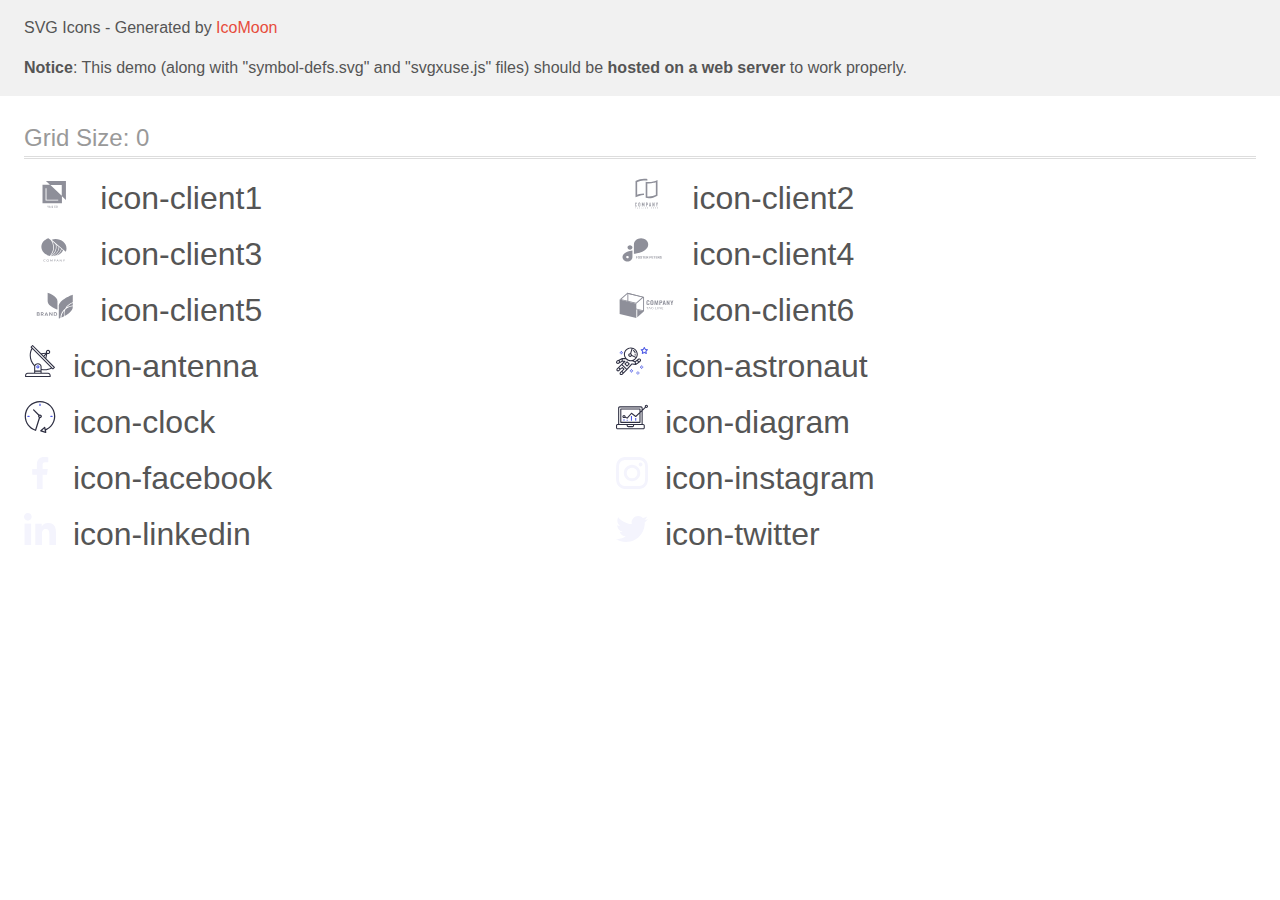
<file: images/svg/icomoon/demo-external-svg.html>
<!doctype html>
<html>
<head>
    <title>IcoMoon - SVG Icons</title>
    <meta charset="utf-8">
    <meta name="viewport" content="width=device-width, initial-scale=1">
    <link rel="stylesheet" href="demo-files/demo.css">
    <link rel="stylesheet" href="style.css">
</head>
<body>
<header class="bgc1 clearfix">
<div class="mhl">
    <p>SVG Icons - Generated by <a href="https://icomoon.io/app">IcoMoon</a></p><p><strong>Notice</strong>: This demo (along with "symbol-defs.svg" and "svgxuse.js" files) should be <b>hosted on a web server</b> to work properly.</p>
</div>
</header>
    <div class="clearfix mhl ptl">
        <h1 class="mvm mtn fgc1">Grid Size: 0</h1>
        <div class="glyph fs1">
            <div class="clearfix pbs">
                <svg class="icon icon-client1"><use xlink:href="symbol-defs.svg#icon-client1"></use></svg><span class="name"> icon-client1</span>
            </div>
        </div>
        <div class="glyph fs1">
            <div class="clearfix pbs">
                <svg class="icon icon-client2"><use xlink:href="symbol-defs.svg#icon-client2"></use></svg><span class="name"> icon-client2</span>
            </div>
        </div>
        <div class="glyph fs1">
            <div class="clearfix pbs">
                <svg class="icon icon-client3"><use xlink:href="symbol-defs.svg#icon-client3"></use></svg><span class="name"> icon-client3</span>
            </div>
        </div>
        <div class="glyph fs1">
            <div class="clearfix pbs">
                <svg class="icon icon-client4"><use xlink:href="symbol-defs.svg#icon-client4"></use></svg><span class="name"> icon-client4</span>
            </div>
        </div>
        <div class="glyph fs1">
            <div class="clearfix pbs">
                <svg class="icon icon-client5"><use xlink:href="symbol-defs.svg#icon-client5"></use></svg><span class="name"> icon-client5</span>
            </div>
        </div>
        <div class="glyph fs1">
            <div class="clearfix pbs">
                <svg class="icon icon-client6"><use xlink:href="symbol-defs.svg#icon-client6"></use></svg><span class="name"> icon-client6</span>
            </div>
        </div>
        <div class="glyph fs1">
            <div class="clearfix pbs">
                <svg class="icon icon-antenna"><use xlink:href="symbol-defs.svg#icon-antenna"></use></svg><span class="name"> icon-antenna</span>
            </div>
        </div>
        <div class="glyph fs1">
            <div class="clearfix pbs">
                <svg class="icon icon-astronaut"><use xlink:href="symbol-defs.svg#icon-astronaut"></use></svg><span class="name"> icon-astronaut</span>
            </div>
        </div>
        <div class="glyph fs1">
            <div class="clearfix pbs">
                <svg class="icon icon-clock"><use xlink:href="symbol-defs.svg#icon-clock"></use></svg><span class="name"> icon-clock</span>
            </div>
        </div>
        <div class="glyph fs1">
            <div class="clearfix pbs">
                <svg class="icon icon-diagram"><use xlink:href="symbol-defs.svg#icon-diagram"></use></svg><span class="name"> icon-diagram</span>
            </div>
        </div>
        <div class="glyph fs1">
            <div class="clearfix pbs">
                <svg class="icon icon-facebook"><use xlink:href="symbol-defs.svg#icon-facebook"></use></svg><span class="name"> icon-facebook</span>
            </div>
        </div>
        <div class="glyph fs1">
            <div class="clearfix pbs">
                <svg class="icon icon-instagram"><use xlink:href="symbol-defs.svg#icon-instagram"></use></svg><span class="name"> icon-instagram</span>
            </div>
        </div>
        <div class="glyph fs1">
            <div class="clearfix pbs">
                <svg class="icon icon-linkedin"><use xlink:href="symbol-defs.svg#icon-linkedin"></use></svg><span class="name"> icon-linkedin</span>
            </div>
        </div>
        <div class="glyph fs1">
            <div class="clearfix pbs">
                <svg class="icon icon-twitter"><use xlink:href="symbol-defs.svg#icon-twitter"></use></svg><span class="name"> icon-twitter</span>
            </div>
        </div>
  </div>
<script defer src="svgxuse.js"></script>
</body>
</html>
</file>
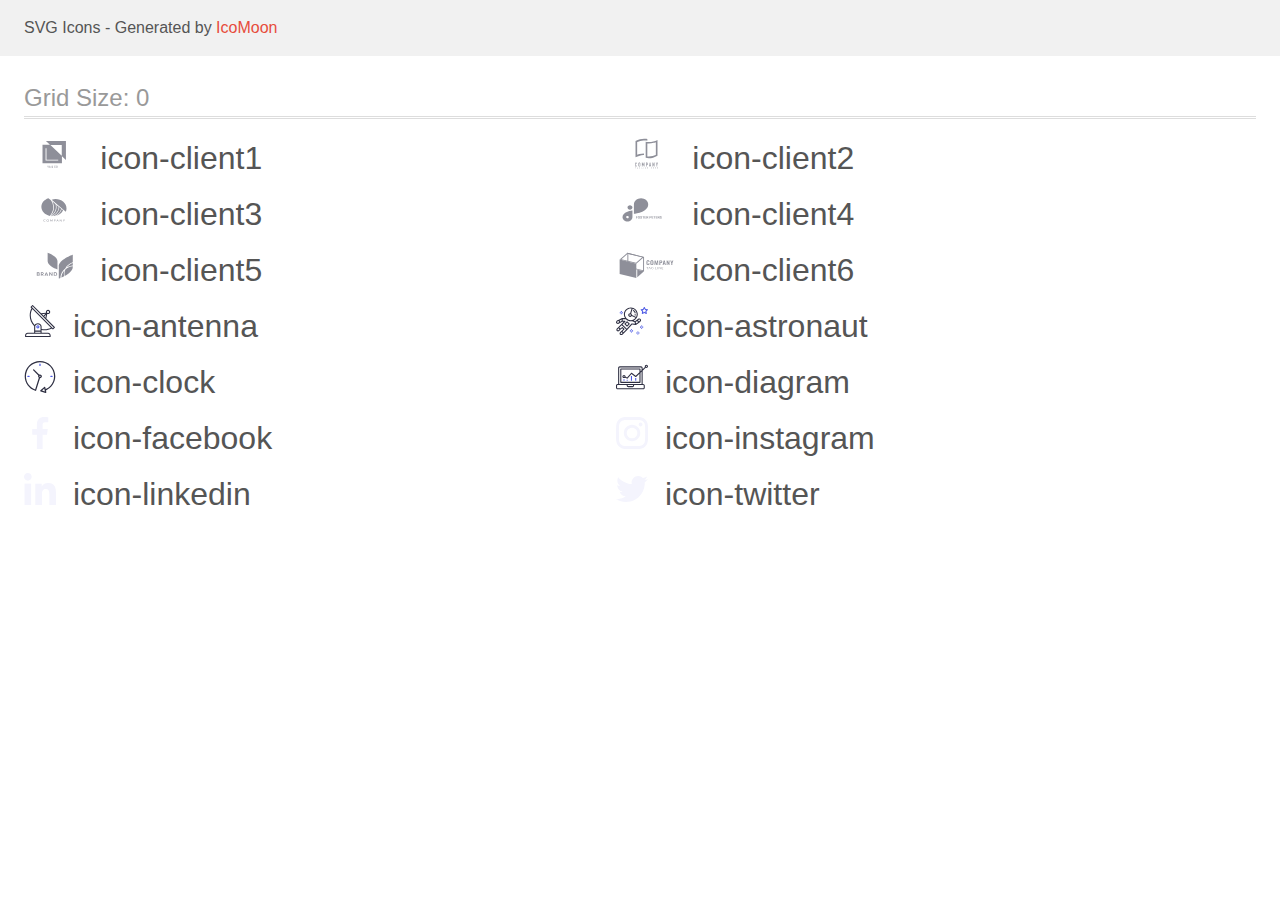
<file: images/svg/icomoon/demo.html>
<!doctype html>
<html>
<head>
    <title>IcoMoon - SVG Icons</title>
    <meta charset="utf-8">
    <meta name="viewport" content="width=device-width, initial-scale=1">
    <link rel="stylesheet" href="demo-files/demo.css">
    <link rel="stylesheet" href="style.css">
</head>
<body>
<svg aria-hidden="true" style="position: absolute; width: 0; height: 0; overflow: hidden;" version="1.1" xmlns="http://www.w3.org/2000/svg" xmlns:xlink="http://www.w3.org/1999/xlink">
<defs>
<symbol id="icon-client1" viewBox="0 0 59 32">
<path fill="#8e8f99" style="fill: var(--color1, #8e8f99)" d="M21.714 4l4.004 3.815-7.433-0.004v18.51h19.429v-7.077l4 3.811v-19.054h-20zM37.538 18.796l-11.354-10.817h11.354v10.817zM34.013 23.613h-12.653v-12.449h0.894v11.606h11.759v0.843zM23.883 29.749l-0.472-0.97h-0.389l0.684 1.284v0.748h0.353v-0.748l0.684-1.284h-0.388l-0.472 0.97zM25.622 28.78h0.084l0.767 2.031h-0.368l-0.164-0.476h-0.786l-0.164 0.476h-0.367l0.765-2.031h0.234zM25.249 30.058h0.595l-0.298-0.862-0.297 0.862zM27.704 29.721c-0.015-0.020-0.030-0.038-0.044-0.057-0.052-0.069-0.093-0.135-0.121-0.2s-0.043-0.132-0.043-0.201c0-0.106 0.022-0.197 0.066-0.273s0.106-0.135 0.186-0.176c0.080-0.042 0.173-0.063 0.28-0.063 0.103 0 0.192 0.021 0.266 0.063 0.075 0.041 0.133 0.095 0.173 0.163s0.061 0.142 0.061 0.223c0 0.064-0.012 0.123-0.035 0.176s-0.055 0.101-0.096 0.145c-0.041 0.044-0.088 0.085-0.142 0.124l-0.141 0.103 0.402 0.475c0.013-0.026 0.025-0.053 0.036-0.082 0.034-0.089 0.052-0.188 0.052-0.297h0.29c0 0.099-0.010 0.192-0.029 0.28s-0.049 0.17-0.091 0.245c-0.017 0.031-0.036 0.061-0.058 0.090l0.298 0.351h-0.389l-0.118-0.139c-0.064 0.049-0.133 0.086-0.208 0.114-0.099 0.035-0.204 0.053-0.315 0.053-0.135 0-0.252-0.025-0.35-0.074s-0.175-0.117-0.229-0.204c-0.053-0.087-0.080-0.186-0.080-0.297 0-0.083 0.017-0.155 0.052-0.218s0.081-0.122 0.141-0.176c0.055-0.050 0.118-0.1 0.188-0.15zM27.871 29.925l-0.042 0.031c-0.049 0.040-0.086 0.079-0.11 0.116s-0.039 0.070-0.046 0.1c-0.008 0.031-0.011 0.058-0.011 0.081 0 0.059 0.013 0.113 0.038 0.162s0.064 0.087 0.113 0.116c0.050 0.028 0.111 0.042 0.183 0.042 0.077 0 0.152-0.017 0.225-0.052 0.036-0.018 0.071-0.039 0.103-0.064l-0.452-0.532zM27.951 29.554l0.125-0.084c0.059-0.039 0.1-0.077 0.126-0.114s0.038-0.086 0.038-0.142c0-0.048-0.019-0.093-0.056-0.134s-0.090-0.061-0.158-0.061c-0.047 0-0.087 0.011-0.12 0.034s-0.057 0.050-0.074 0.087c-0.016 0.035-0.024 0.075-0.024 0.119 0 0.042 0.011 0.085 0.032 0.13s0.051 0.090 0.088 0.138c0.008 0.010 0.015 0.020 0.023 0.029zM31.505 30.15h-0.349c-0.010 0.088-0.032 0.163-0.064 0.225s-0.079 0.106-0.141 0.138c-0.061 0.032-0.142 0.047-0.241 0.047-0.082 0-0.152-0.016-0.211-0.049s-0.107-0.079-0.145-0.138c-0.037-0.059-0.065-0.131-0.084-0.213s-0.026-0.177-0.026-0.279v-0.172c0-0.108 0.010-0.204 0.029-0.287s0.051-0.156 0.091-0.213c0.040-0.058 0.090-0.101 0.149-0.131s0.129-0.045 0.209-0.045c0.098 0 0.177 0.017 0.237 0.050s0.106 0.080 0.137 0.142c0.032 0.062 0.052 0.137 0.061 0.225h0.349c-0.014-0.136-0.052-0.256-0.114-0.361s-0.148-0.187-0.259-0.247c-0.112-0.060-0.248-0.089-0.41-0.089-0.127 0-0.242 0.022-0.345 0.067s-0.188 0.109-0.261 0.194c-0.073 0.084-0.128 0.185-0.167 0.303s-0.057 0.25-0.057 0.396v0.169c0 0.146 0.019 0.278 0.056 0.396s0.093 0.219 0.165 0.303c0.072 0.083 0.158 0.147 0.258 0.192s0.213 0.067 0.339 0.067c0.164 0 0.303-0.030 0.417-0.089s0.203-0.141 0.266-0.244c0.063-0.104 0.1-0.223 0.112-0.356zM33.443 29.851v-0.112c0-0.153-0.020-0.291-0.061-0.412s-0.097-0.226-0.172-0.311c-0.074-0.087-0.163-0.152-0.266-0.197s-0.218-0.068-0.343-0.068c-0.125 0-0.239 0.023-0.342 0.068s-0.191 0.11-0.266 0.197c-0.074 0.086-0.132 0.189-0.173 0.311s-0.061 0.258-0.061 0.412v0.112c0 0.154 0.020 0.291 0.061 0.413s0.1 0.226 0.176 0.311c0.075 0.086 0.164 0.151 0.266 0.197s0.217 0.067 0.342 0.067c0.126 0 0.24-0.022 0.343-0.067s0.192-0.111 0.265-0.197c0.074-0.086 0.132-0.189 0.172-0.311s0.060-0.259 0.060-0.413zM33.092 29.737v0.114c0 0.113-0.011 0.214-0.033 0.301s-0.053 0.161-0.095 0.222c-0.042 0.059-0.093 0.105-0.153 0.135s-0.13 0.045-0.208 0.045c-0.077 0-0.146-0.015-0.206-0.045s-0.113-0.076-0.156-0.135c-0.043-0.060-0.075-0.134-0.098-0.222s-0.033-0.188-0.033-0.301v-0.114c0-0.113 0.011-0.213 0.033-0.3s0.054-0.16 0.096-0.219c0.043-0.059 0.094-0.104 0.155-0.134s0.129-0.046 0.206-0.046 0.147 0.015 0.208 0.046c0.061 0.030 0.113 0.074 0.155 0.134s0.075 0.132 0.096 0.219c0.022 0.087 0.033 0.186 0.033 0.3z"></path>
</symbol>
<symbol id="icon-client2" viewBox="0 0 59 32">
<path fill="#8e8f99" style="fill: var(--color1, #8e8f99)" d="M28.636 3.391h-0.078c-0.12-0.007-0.24-0.010-0.36-0.013v0h-0.26c-0.227 0-0.458 0.006-0.688 0.017-0.017-0.001-0.035-0.001-0.052 0-2.082 0.118-4.123 0.638-6.009 1.533l-0.247 0.119v12.652l0.578-0.196c0.507-0.174 1.048-0.331 1.607-0.477 1.512-0.388 3.065-0.595 4.626-0.615v1.662c-0.207 0.002-0.408 0.007-0.609 0.017h-0.048c-1.201 0.066-2.393 0.249-3.559 0.546-1.477 0.37-2.901 0.925-4.24 1.652v-16.227c1.39-0.811 2.888-1.42 4.448-1.809 1.37-0.354 2.778-0.535 4.192-0.541h0.244c0.292 0.007 0.577 0.020 0.844 0.041 0.705 0.049 1.404 0.161 2.089 0.333v1.636c-0.666-0.155-1.342-0.257-2.024-0.305-0.014-0.001-0.028-0.002-0.041-0.004-0.141-0.012-0.282-0.024-0.414-0.024zM31.516 5.064c0.363 0.028 0.739 0.041 1.119 0.041 1.487-0.005 2.967-0.195 4.407-0.565 1.476-0.371 2.9-0.927 4.238-1.654v15.938c-1.391 0.81-2.889 1.419-4.449 1.809-1.37 0.352-2.778 0.533-4.192 0.539-1.072 0.009-2.14-0.117-3.18-0.375v-16.041c0.246 0.057 0.499 0.109 0.756 0.153 0.422 0.071 0.867 0.123 1.301 0.155zM39.627 5.187l-0.578 0.195c-0.532 0.179-1.068 0.339-1.608 0.481-1.57 0.403-3.183 0.61-4.804 0.616-0.377 0-0.724-0.010-1.060-0.032l-0.461-0.030v13.015l0.396 0.035c0.367 0.032 0.746 0.048 1.128 0.048 1.276-0.005 2.547-0.17 3.783-0.49 1.018-0.255 2.008-0.611 2.956-1.062l0.247-0.119v-12.656z"></path>
<path fill="#8e8f99" style="fill: var(--color1, #8e8f99)" d="M20.421 25.836c-0.083-0.086-0.183-0.154-0.294-0.199s-0.23-0.066-0.349-0.061c-0.127-0.002-0.253 0.022-0.372 0.070-0.108 0.043-0.207 0.108-0.289 0.19-0.082 0.083-0.145 0.182-0.186 0.291-0.045 0.114-0.068 0.236-0.067 0.359v2.168c-0.005 0.153 0.024 0.305 0.085 0.445 0.051 0.111 0.125 0.21 0.217 0.291 0.087 0.073 0.188 0.126 0.298 0.154 0.105 0.030 0.214 0.045 0.324 0.045 0.121 0.001 0.24-0.025 0.35-0.076 0.108-0.047 0.207-0.116 0.289-0.201 0.080-0.084 0.145-0.183 0.189-0.291 0.046-0.109 0.070-0.227 0.069-0.346v-0.243h-0.567v0.193c0.002 0.066-0.010 0.132-0.033 0.193-0.018 0.046-0.047 0.088-0.082 0.122-0.035 0.028-0.075 0.050-0.119 0.062-0.038 0.013-0.078 0.020-0.119 0.020-0.051 0.006-0.102-0.002-0.149-0.022s-0.087-0.053-0.117-0.094c-0.053-0.087-0.080-0.188-0.075-0.291v-2.021c-0.004-0.112 0.020-0.223 0.069-0.324 0.029-0.046 0.071-0.082 0.12-0.105s0.104-0.032 0.157-0.025c0.049-0.002 0.097 0.008 0.141 0.030s0.082 0.053 0.112 0.092c0.063 0.083 0.097 0.186 0.094 0.291v0.187h0.561v-0.221c0.001-0.13-0.022-0.258-0.069-0.379-0.042-0.114-0.106-0.217-0.189-0.305z"></path>
<path fill="#8e8f99" style="fill: var(--color1, #8e8f99)" d="M23.788 25.811c-0.181-0.153-0.409-0.237-0.645-0.238-0.115 0-0.23 0.021-0.338 0.061-0.11 0.039-0.212 0.1-0.299 0.177-0.094 0.084-0.169 0.188-0.22 0.304-0.057 0.132-0.085 0.276-0.082 0.42v2.079c-0.004 0.146 0.024 0.292 0.082 0.426 0.051 0.112 0.126 0.211 0.22 0.291 0.087 0.080 0.188 0.143 0.299 0.183 0.108 0.040 0.223 0.061 0.338 0.061s0.23-0.021 0.338-0.061c0.113-0.041 0.217-0.103 0.306-0.183 0.090-0.081 0.163-0.18 0.214-0.291 0.058-0.134 0.086-0.279 0.082-0.426v-2.079c0.003-0.144-0.025-0.288-0.082-0.42-0.050-0.115-0.123-0.218-0.214-0.304zM23.523 28.614c0.005 0.055-0.003 0.111-0.022 0.163s-0.050 0.099-0.090 0.138c-0.075 0.063-0.169 0.097-0.267 0.097s-0.192-0.034-0.267-0.097c-0.040-0.038-0.071-0.085-0.090-0.138s-0.027-0.108-0.022-0.163v-2.079c-0.005-0.055 0.003-0.111 0.022-0.163s0.050-0.099 0.090-0.138c0.075-0.063 0.169-0.097 0.267-0.097s0.192 0.034 0.267 0.097c0.040 0.038 0.071 0.085 0.090 0.138s0.027 0.108 0.022 0.163v2.079z"></path>
<path fill="#8e8f99" style="fill: var(--color1, #8e8f99)" d="M28.21 29.543v-3.936h-0.545l-0.716 2.084h-0.010l-0.721-2.084h-0.539v3.936h0.562v-2.395h0.010l0.551 1.693h0.28l0.555-1.693h0.010v2.395h0.562z"></path>
<path fill="#8e8f99" style="fill: var(--color1, #8e8f99)" d="M31.405 25.882c-0.087-0.097-0.196-0.171-0.318-0.215-0.132-0.043-0.269-0.063-0.408-0.061h-0.835v3.936h0.561v-1.537h0.289c0.175 0.008 0.349-0.029 0.506-0.108 0.128-0.071 0.234-0.175 0.308-0.301 0.065-0.105 0.109-0.221 0.129-0.343 0.022-0.148 0.032-0.298 0.030-0.448 0.006-0.189-0.013-0.378-0.055-0.562-0.037-0.136-0.108-0.261-0.207-0.362zM31.116 27.082c-0.002 0.071-0.020 0.141-0.052 0.205-0.032 0.061-0.083 0.109-0.145 0.138-0.083 0.037-0.174 0.054-0.265 0.049h-0.256v-1.338h0.289c0.087-0.004 0.174 0.013 0.253 0.049 0.058 0.033 0.104 0.084 0.132 0.145 0.031 0.069 0.047 0.144 0.049 0.219 0 0.083 0 0.17 0 0.262s0.006 0.186 0 0.27h-0.006z"></path>
<path fill="#8e8f99" style="fill: var(--color1, #8e8f99)" d="M34.062 25.606h-0.46l-0.867 3.936h0.561l0.165-0.846h0.765l0.165 0.846h0.561l-0.889-3.936zM33.544 28.161l0.276-1.427h0.010l0.275 1.427h-0.561z"></path>
<path fill="#8e8f99" style="fill: var(--color1, #8e8f99)" d="M37.686 27.978h-0.010l-0.847-2.371h-0.539v3.936h0.561v-2.367h0.012l0.857 2.367h0.528v-3.936h-0.561v2.371z"></path>
<path fill="#8e8f99" style="fill: var(--color1, #8e8f99)" d="M41.113 25.606l-0.451 1.565h-0.012l-0.451-1.565h-0.594l0.77 2.273v1.664h0.561v-1.664l0.77-2.273h-0.594z"></path>
<path fill="#8e8f99" style="fill: var(--color1, #8e8f99)" d="M18.857 30.654h0.27v0.759h0.184v-0.759h0.269v-0.155h-0.723v0.155z"></path>
<path fill="#8e8f99" style="fill: var(--color1, #8e8f99)" d="M21.13 30.498l-0.354 0.914h0.195l0.075-0.208h0.364l0.078 0.208h0.2l-0.363-0.914h-0.195zM21.101 31.051l0.124-0.339 0.124 0.339h-0.249z"></path>
<path fill="#8e8f99" style="fill: var(--color1, #8e8f99)" d="M23.376 31.076h0.211v0.118c-0.062 0.049-0.138 0.076-0.217 0.077-0.037 0.002-0.074-0.005-0.107-0.020s-0.063-0.038-0.086-0.067c-0.048-0.070-0.072-0.154-0.068-0.238 0-0.203 0.088-0.305 0.263-0.305 0.046-0.005 0.092 0.008 0.13 0.034s0.065 0.066 0.077 0.111l0.181-0.035c-0.039-0.179-0.168-0.269-0.387-0.269-0.117-0.003-0.232 0.039-0.319 0.118-0.046 0.045-0.082 0.1-0.104 0.161s-0.032 0.126-0.027 0.19c-0.005 0.125 0.036 0.248 0.117 0.343 0.045 0.046 0.099 0.082 0.159 0.105s0.124 0.033 0.188 0.029c0.143 0.004 0.282-0.048 0.387-0.145v-0.36h-0.396v0.154z"></path>
<path fill="#8e8f99" style="fill: var(--color1, #8e8f99)" d="M25.67 30.498h-0.185v0.914h0.64v-0.155h-0.455v-0.759z"></path>
<path fill="#8e8f99" style="fill: var(--color1, #8e8f99)" d="M27.61 30.498h-0.185v0.914h0.185v-0.914z"></path>
<path fill="#8e8f99" style="fill: var(--color1, #8e8f99)" d="M29.507 31.109l-0.374-0.61h-0.179v0.914h0.172v-0.597l0.367 0.597h0.184v-0.914h-0.169v0.61z"></path>
<path fill="#8e8f99" style="fill: var(--color1, #8e8f99)" d="M31.221 31.010h0.455v-0.155h-0.455v-0.201h0.49v-0.155h-0.675v0.914h0.694v-0.155h-0.509v-0.247z"></path>
<path fill="#8e8f99" style="fill: var(--color1, #8e8f99)" d="M35.378 30.859h-0.36v-0.36h-0.184v0.914h0.184v-0.4h0.36v0.4h0.184v-0.914h-0.184v0.36z"></path>
<path fill="#8e8f99" style="fill: var(--color1, #8e8f99)" d="M37.103 31.010h0.457v-0.155h-0.457v-0.201h0.492v-0.155h-0.675v0.914h0.692v-0.155h-0.509v-0.247z"></path>
<path fill="#8e8f99" style="fill: var(--color1, #8e8f99)" d="M39.442 31.010c0.159-0.025 0.24-0.109 0.24-0.254 0.005-0.039-0.001-0.078-0.017-0.114s-0.041-0.067-0.073-0.089c-0.083-0.042-0.175-0.060-0.267-0.054h-0.387v0.914h0.184v-0.382h0.036c0.039-0.002 0.078 0.005 0.114 0.020 0.027 0.017 0.049 0.040 0.065 0.067l0.2 0.291h0.22l-0.111-0.179c-0.049-0.088-0.119-0.163-0.202-0.219zM39.257 30.884h-0.136v-0.23h0.145c0.063-0.005 0.126 0.002 0.187 0.022 0.013 0.012 0.024 0.026 0.031 0.043s0.010 0.034 0.009 0.052c-0.001 0.018-0.006 0.035-0.014 0.051s-0.020 0.029-0.035 0.040c-0.060 0.018-0.124 0.026-0.187 0.022z"></path>
<path fill="#8e8f99" style="fill: var(--color1, #8e8f99)" d="M41.206 31.010h0.455v-0.155h-0.455v-0.201h0.492v-0.155h-0.676v0.914h0.694v-0.155h-0.509v-0.247z"></path>
</symbol>
<symbol id="icon-client3" viewBox="0 0 59 32">
<path fill="#8e8f99" style="fill: var(--color1, #8e8f99)" d="M21.034 28.128c0.009 0 0.018 0.002 0.027 0.005s0.016 0.008 0.022 0.014l0.126 0.119c-0.098 0.096-0.219 0.173-0.355 0.225-0.159 0.057-0.331 0.085-0.503 0.081-0.162 0.003-0.323-0.023-0.473-0.076-0.135-0.048-0.257-0.121-0.357-0.213-0.102-0.095-0.18-0.207-0.23-0.329-0.055-0.136-0.082-0.278-0.080-0.422-0.002-0.144 0.027-0.288 0.087-0.423 0.055-0.122 0.138-0.234 0.244-0.329 0.108-0.093 0.237-0.166 0.379-0.214 0.155-0.051 0.321-0.077 0.487-0.076 0.155-0.003 0.309 0.020 0.453 0.069 0.125 0.046 0.24 0.111 0.339 0.19l-0.106 0.127c-0.007 0.009-0.016 0.017-0.027 0.023-0.012 0.007-0.028 0.011-0.043 0.009-0.016-0.001-0.032-0.006-0.046-0.014l-0.057-0.034-0.079-0.043c-0.034-0.016-0.069-0.030-0.106-0.042-0.047-0.014-0.095-0.026-0.144-0.034-0.062-0.010-0.125-0.014-0.188-0.014-0.12-0.001-0.239 0.018-0.35 0.057-0.104 0.036-0.197 0.090-0.274 0.159-0.079 0.073-0.139 0.16-0.178 0.253-0.044 0.107-0.066 0.22-0.065 0.334-0.002 0.116 0.020 0.23 0.065 0.34 0.038 0.093 0.098 0.179 0.175 0.252 0.072 0.068 0.162 0.122 0.262 0.156 0.103 0.036 0.213 0.055 0.325 0.054 0.064 0.001 0.129-0.003 0.192-0.011 0.104-0.011 0.204-0.042 0.292-0.090 0.044-0.025 0.086-0.053 0.125-0.084 0.016-0.013 0.038-0.021 0.060-0.022z"></path>
<path fill="#8e8f99" style="fill: var(--color1, #8e8f99)" d="M24.678 27.532c0.002 0.143-0.027 0.285-0.085 0.419-0.051 0.122-0.132 0.233-0.238 0.326s-0.232 0.166-0.373 0.214c-0.309 0.101-0.65 0.101-0.959 0-0.14-0.049-0.266-0.122-0.371-0.214-0.105-0.095-0.187-0.206-0.24-0.329-0.114-0.271-0.114-0.568 0-0.84 0.054-0.122 0.135-0.235 0.24-0.33 0.106-0.090 0.232-0.16 0.371-0.206 0.308-0.102 0.651-0.102 0.959 0 0.14 0.049 0.267 0.122 0.372 0.214 0.104 0.094 0.185 0.204 0.238 0.325 0.058 0.135 0.087 0.278 0.085 0.422zM24.347 27.532c0.002-0.114-0.018-0.228-0.060-0.337-0.035-0.093-0.093-0.179-0.169-0.252-0.074-0.069-0.165-0.124-0.267-0.159-0.224-0.074-0.473-0.074-0.697 0-0.102 0.035-0.193 0.090-0.267 0.159-0.077 0.073-0.135 0.159-0.17 0.252-0.080 0.219-0.080 0.454 0 0.674 0.036 0.093 0.094 0.179 0.17 0.252 0.074 0.069 0.165 0.123 0.267 0.158 0.225 0.072 0.472 0.072 0.697 0 0.102-0.035 0.192-0.089 0.267-0.158 0.076-0.073 0.133-0.159 0.169-0.252 0.042-0.109 0.063-0.223 0.060-0.337z"></path>
<path fill="#8e8f99" style="fill: var(--color1, #8e8f99)" d="M27.164 27.885l0.033 0.076c0.013-0.027 0.024-0.051 0.036-0.076s0.026-0.050 0.041-0.074l0.806-1.252c0.016-0.022 0.030-0.035 0.046-0.039 0.021-0.006 0.044-0.008 0.066-0.007h0.238v2.036h-0.282v-1.497c0-0.019 0-0.040 0-0.063-0.002-0.023-0.002-0.047 0-0.070l-0.811 1.269c-0.010 0.019-0.027 0.035-0.047 0.046s-0.045 0.017-0.069 0.017h-0.046c-0.025 0-0.049-0.006-0.069-0.017s-0.037-0.027-0.047-0.047l-0.834-1.277c0 0.024 0 0.049 0 0.073s0 0.046 0 0.065v1.497h-0.273v-2.032h0.238c0.022-0.001 0.045 0.001 0.066 0.007 0.020 0.008 0.035 0.022 0.044 0.039l0.823 1.253c0.016 0.023 0.030 0.047 0.041 0.073z"></path>
<path fill="#8e8f99" style="fill: var(--color1, #8e8f99)" d="M30.197 27.784v0.763h-0.316v-2.034h0.704c0.133-0.002 0.265 0.013 0.393 0.044 0.102 0.025 0.197 0.068 0.278 0.127 0.070 0.055 0.124 0.123 0.158 0.199 0.037 0.083 0.055 0.171 0.054 0.26 0.001 0.089-0.018 0.178-0.058 0.26-0.038 0.078-0.096 0.148-0.17 0.203-0.081 0.061-0.176 0.107-0.279 0.135-0.123 0.034-0.251 0.049-0.38 0.047l-0.382-0.005zM30.197 27.566h0.382c0.083 0.001 0.165-0.010 0.244-0.031 0.065-0.019 0.125-0.049 0.177-0.088 0.047-0.037 0.084-0.083 0.107-0.135 0.026-0.054 0.039-0.113 0.038-0.171 0.004-0.057-0.007-0.113-0.032-0.166s-0.062-0.1-0.11-0.139c-0.12-0.080-0.272-0.119-0.424-0.109h-0.382v0.838z"></path>
<path fill="#8e8f99" style="fill: var(--color1, #8e8f99)" d="M34.437 28.549h-0.249c-0.025 0.001-0.050-0.006-0.069-0.019-0.018-0.013-0.032-0.029-0.041-0.047l-0.215-0.492h-1.077l-0.222 0.492c-0.008 0.018-0.022 0.034-0.039 0.046-0.020 0.014-0.045 0.021-0.071 0.020h-0.249l0.946-2.036h0.328l0.959 2.036zM32.875 27.793h0.89l-0.375-0.829c-0.029-0.062-0.052-0.126-0.071-0.191l-0.036 0.106c-0.011 0.032-0.024 0.062-0.035 0.086l-0.372 0.828z"></path>
<path fill="#8e8f99" style="fill: var(--color1, #8e8f99)" d="M35.8 26.522c0.019 0.009 0.035 0.021 0.047 0.036l1.38 1.535c0-0.024 0-0.049 0-0.071s0-0.046 0-0.067v-1.442h0.282v2.036h-0.158c-0.022 0.001-0.045-0.004-0.065-0.012-0.020-0.010-0.037-0.023-0.050-0.038l-1.379-1.534c0.002 0.023 0.002 0.047 0 0.070 0 0.023 0 0.043 0 0.062v1.452h-0.282v-2.036h0.167c0.020-0 0.039 0.003 0.057 0.009z"></path>
<path fill="#8e8f99" style="fill: var(--color1, #8e8f99)" d="M39.834 27.739v0.809h-0.316v-0.809l-0.872-1.226h0.282c0.024-0.001 0.048 0.005 0.068 0.018 0.017 0.013 0.032 0.029 0.043 0.046l0.546 0.791c0.022 0.034 0.041 0.065 0.057 0.094s0.028 0.058 0.039 0.086l0.041-0.088c0.015-0.032 0.033-0.063 0.054-0.093l0.538-0.797c0.011-0.016 0.025-0.030 0.041-0.043 0.019-0.014 0.043-0.021 0.068-0.020h0.285l-0.874 1.232z"></path>
<path fill="#8e8f99" style="fill: var(--color1, #8e8f99)" d="M27.008 23.095c0.137 0.015 0.276 0.027 0.416 0.038 2.128-0.813 3.929-2.145 5.176-3.828s1.887-3.643 1.838-5.634l-2.346-2.004c0.477 2.12 0.254 4.313-0.644 6.331s-2.436 3.783-4.441 5.098z"></path>
<path fill="#8e8f99" style="fill: var(--color1, #8e8f99)" d="M26.17 23.002l0.063 0.011c2.143-1.31 3.776-3.138 4.69-5.25s1.064-4.408 0.433-6.594l-3.341-2.854c1.351 2.346 1.895 4.972 1.568 7.572s-1.511 5.067-3.414 7.115z"></path>
<path fill="#8e8f99" style="fill: var(--color1, #8e8f99)" d="M37.5 16.024c-0.568 2.188-1.946 4.162-3.931 5.628-0.58 0.43-1.205 0.814-1.868 1.145 1.616-0.406 3.102-1.123 4.342-2.097s2.202-2.178 2.812-3.52l-1.355-1.156z"></path>
<path fill="#8e8f99" style="fill: var(--color1, #8e8f99)" d="M36.968 15.702l-1.929-1.648c-0.037 1.879-0.662 3.716-1.811 5.318s-2.779 2.914-4.721 3.796h0.009c0.433-0 0.865-0.022 1.295-0.066 1.815-0.633 3.418-1.64 4.667-2.931s2.104-2.826 2.489-4.469z"></path>
<path fill="#8e8f99" style="fill: var(--color1, #8e8f99)" d="M26.449 7.112l-2.301-1.969c-2.057 0.679-3.827 1.873-5.077 3.426s-1.922 3.392-1.928 5.276v0c0.008 2.082 0.828 4.103 2.331 5.742s3.603 2.803 5.967 3.308c2.111-2.197 3.346-4.912 3.528-7.75s-0.701-5.652-2.52-8.032z"></path>
<path fill="#8e8f99" style="fill: var(--color1, #8e8f99)" d="M42.286 15.399c-0.008-2.47-1.161-4.838-3.205-6.585s-4.815-2.731-7.707-2.739c-1.336-0.001-2.661 0.21-3.907 0.621l14.090 12.039c0.482-1.064 0.73-2.196 0.729-3.337z"></path>
</symbol>
<symbol id="icon-client4" viewBox="0 0 59 32">
<path fill="#8e8f99" style="fill: var(--color1, #8e8f99)" d="M13.759 12.296h-0.002c-1.363 0-2.468 0.996-2.468 2.225v0.002c0 1.229 1.105 2.225 2.468 2.225h0.002c1.363 0 2.468-0.996 2.468-2.225v-0.002c0-1.229-1.105-2.225-2.468-2.225z"></path>
<path fill="#8e8f99" style="fill: var(--color1, #8e8f99)" d="M31.978 11.585c-0.004-1.707-0.758-3.343-2.096-4.551s-3.153-1.887-5.047-1.891v0c-1.894 0.003-3.709 0.683-5.049 1.89s-2.094 2.844-2.098 4.552v9.414c0 0 14.288-1.435 14.289-9.412v-0.001z"></path>
<path fill="#8e8f99" style="fill: var(--color1, #8e8f99)" d="M6.286 24.088c0.003 1.188 0.528 2.326 1.46 3.166s2.194 1.314 3.511 1.317c1.317-0.003 2.579-0.477 3.511-1.317s1.456-1.978 1.46-3.165v-6.55c0 0-9.942 0.999-9.942 6.549zM11.257 25.262c-0.258 0-0.509-0.069-0.723-0.198s-0.381-0.312-0.479-0.527-0.124-0.45-0.074-0.678c0.050-0.228 0.174-0.437 0.356-0.601s0.414-0.276 0.666-0.321c0.252-0.045 0.514-0.022 0.752 0.067s0.441 0.239 0.584 0.432c0.143 0.193 0.219 0.42 0.219 0.652 0.001 0.154-0.033 0.308-0.098 0.451s-0.161 0.273-0.282 0.382c-0.121 0.109-0.265 0.196-0.423 0.256s-0.328 0.090-0.499 0.090v-0.004z"></path>
<path fill="#8e8f99" style="fill: var(--color1, #8e8f99)" d="M20.348 23.151v2.438h-0.502v-2.438h0.502zM21.319 24.193v0.392h-1.108v-0.392h1.108zM21.436 23.151v0.393h-1.225v-0.393h1.225zM23.73 24.313v0.116c0 0.185-0.025 0.352-0.075 0.499s-0.121 0.273-0.213 0.377c-0.091 0.103-0.201 0.181-0.328 0.236-0.126 0.055-0.266 0.082-0.42 0.082-0.153 0-0.293-0.027-0.42-0.082-0.126-0.055-0.235-0.133-0.328-0.236-0.093-0.104-0.165-0.229-0.216-0.377-0.050-0.147-0.075-0.314-0.075-0.499v-0.116c0-0.186 0.025-0.353 0.075-0.499 0.050-0.147 0.121-0.273 0.213-0.377 0.093-0.104 0.202-0.183 0.328-0.238 0.127-0.055 0.267-0.082 0.42-0.082 0.154 0 0.294 0.027 0.42 0.082 0.127 0.055 0.237 0.134 0.328 0.238 0.093 0.104 0.164 0.229 0.214 0.377 0.051 0.146 0.077 0.312 0.077 0.499zM23.222 24.429v-0.119c0-0.13-0.012-0.243-0.035-0.342s-0.058-0.181-0.104-0.248-0.102-0.117-0.167-0.151c-0.066-0.035-0.141-0.052-0.226-0.052s-0.16 0.017-0.226 0.052c-0.065 0.034-0.12 0.084-0.166 0.151-0.045 0.067-0.079 0.15-0.102 0.248s-0.035 0.212-0.035 0.342v0.119c0 0.128 0.012 0.242 0.035 0.341 0.023 0.098 0.058 0.181 0.104 0.249 0.046 0.067 0.102 0.118 0.167 0.152s0.141 0.052 0.226 0.052c0.085 0 0.16-0.017 0.226-0.052s0.121-0.085 0.166-0.152c0.045-0.068 0.079-0.151 0.102-0.249 0.023-0.099 0.035-0.213 0.035-0.341zM25.36 24.951c0-0.044-0.007-0.083-0.020-0.117-0.012-0.036-0.036-0.068-0.070-0.097-0.035-0.030-0.083-0.060-0.146-0.089s-0.143-0.059-0.243-0.090c-0.11-0.036-0.215-0.076-0.315-0.121-0.098-0.045-0.185-0.096-0.261-0.156-0.075-0.060-0.134-0.13-0.177-0.209-0.042-0.079-0.064-0.171-0.064-0.276 0-0.102 0.022-0.194 0.067-0.276 0.045-0.084 0.107-0.155 0.188-0.214 0.080-0.060 0.175-0.107 0.285-0.139 0.11-0.032 0.232-0.049 0.363-0.049 0.18 0 0.337 0.032 0.47 0.097s0.238 0.154 0.311 0.266c0.075 0.113 0.112 0.242 0.112 0.387h-0.499c0-0.071-0.015-0.134-0.045-0.188-0.029-0.055-0.074-0.098-0.134-0.129-0.059-0.031-0.134-0.047-0.224-0.047-0.087 0-0.16 0.013-0.218 0.040-0.058 0.026-0.102 0.061-0.131 0.105-0.029 0.044-0.044 0.093-0.044 0.147 0 0.041 0.010 0.079 0.030 0.112 0.021 0.034 0.052 0.065 0.094 0.094s0.092 0.056 0.152 0.082c0.060 0.026 0.13 0.051 0.209 0.075 0.133 0.040 0.249 0.085 0.35 0.136 0.102 0.050 0.186 0.107 0.254 0.169s0.119 0.133 0.154 0.213c0.035 0.079 0.052 0.169 0.052 0.27 0 0.106-0.021 0.201-0.062 0.285s-0.101 0.155-0.179 0.213c-0.078 0.058-0.171 0.102-0.28 0.132s-0.229 0.045-0.363 0.045c-0.12 0-0.239-0.016-0.357-0.047-0.117-0.032-0.224-0.081-0.32-0.146-0.095-0.065-0.171-0.147-0.228-0.248s-0.085-0.219-0.085-0.357h0.504c0 0.076 0.012 0.14 0.035 0.192s0.056 0.095 0.099 0.127c0.044 0.032 0.095 0.056 0.154 0.070 0.060 0.015 0.126 0.022 0.198 0.022 0.087 0 0.158-0.012 0.214-0.037 0.057-0.025 0.099-0.059 0.126-0.102 0.028-0.044 0.042-0.093 0.042-0.147zM27.294 23.151v2.438h-0.501v-2.438h0.501zM28.044 23.151v0.393h-1.989v-0.393h1.989zM29.966 25.197v0.392h-1.297v-0.392h1.297zM28.832 23.151v2.438h-0.502v-2.438h0.502zM29.797 24.144v0.382h-1.128v-0.382h1.128zM29.964 23.151v0.393h-1.296v-0.393h1.296zM30.259 23.151h0.909c0.186 0 0.346 0.028 0.48 0.084 0.135 0.056 0.239 0.138 0.311 0.248s0.109 0.244 0.109 0.403c0 0.131-0.022 0.243-0.067 0.337-0.044 0.093-0.105 0.17-0.186 0.233-0.079 0.061-0.172 0.11-0.28 0.147l-0.159 0.084h-0.79l-0.003-0.392h0.588c0.088 0 0.161-0.016 0.219-0.047s0.102-0.075 0.131-0.131c0.030-0.056 0.045-0.12 0.045-0.194 0-0.078-0.015-0.146-0.044-0.203s-0.073-0.1-0.132-0.131-0.133-0.045-0.223-0.045h-0.407v2.044h-0.502v-2.438zM31.621 25.589l-0.556-1.086 0.531-0.003 0.562 1.066v0.023h-0.537zM34.258 24.72h-0.621v-0.392h0.621c0.096 0 0.174-0.016 0.234-0.047 0.060-0.032 0.104-0.077 0.132-0.134s0.042-0.121 0.042-0.192c0-0.073-0.014-0.14-0.042-0.203s-0.072-0.113-0.132-0.151-0.138-0.057-0.234-0.057h-0.447v2.044h-0.502v-2.438h0.949c0.191 0 0.354 0.035 0.49 0.104 0.137 0.068 0.242 0.162 0.315 0.283s0.109 0.258 0.109 0.413c0 0.157-0.036 0.294-0.109 0.408s-0.177 0.204-0.315 0.266c-0.136 0.062-0.3 0.094-0.49 0.094zM37.154 25.197v0.392h-1.297v-0.392h1.297zM36.021 23.151v2.438h-0.502v-2.438h0.502zM36.985 24.144v0.382h-1.128v-0.382h1.128zM37.153 23.151v0.393h-1.296v-0.393h1.296zM38.571 23.151v2.438h-0.501v-2.438h0.501zM39.321 23.151v0.393h-1.989v-0.393h1.989zM41.242 25.197v0.392h-1.297v-0.392h1.297zM40.109 23.151v2.438h-0.502v-2.438h0.502zM41.073 24.144v0.382h-1.128v-0.382h1.128zM41.241 23.151v0.393h-1.296v-0.393h1.296zM41.535 23.151h0.909c0.186 0 0.347 0.028 0.48 0.084 0.135 0.056 0.239 0.138 0.311 0.248s0.109 0.244 0.109 0.403c0 0.131-0.022 0.243-0.067 0.337-0.044 0.093-0.105 0.17-0.186 0.233-0.079 0.061-0.172 0.11-0.28 0.147l-0.159 0.084h-0.79l-0.003-0.392h0.588c0.088 0 0.161-0.016 0.219-0.047s0.102-0.075 0.131-0.131c0.030-0.056 0.045-0.12 0.045-0.194 0-0.078-0.014-0.146-0.044-0.203s-0.073-0.1-0.132-0.131c-0.059-0.030-0.133-0.045-0.223-0.045h-0.407v2.044h-0.502v-2.438zM42.898 25.589l-0.556-1.086 0.531-0.003 0.563 1.066v0.023h-0.537zM45.001 24.951c0-0.044-0.007-0.083-0.020-0.117-0.012-0.036-0.036-0.068-0.070-0.097-0.035-0.030-0.083-0.060-0.146-0.089s-0.143-0.059-0.243-0.090c-0.111-0.036-0.215-0.076-0.315-0.121-0.098-0.045-0.185-0.096-0.261-0.156-0.075-0.060-0.134-0.13-0.178-0.209-0.042-0.079-0.064-0.171-0.064-0.276 0-0.102 0.022-0.194 0.067-0.276 0.045-0.084 0.107-0.155 0.188-0.214 0.080-0.060 0.175-0.107 0.285-0.139 0.111-0.032 0.232-0.049 0.363-0.049 0.18 0 0.337 0.032 0.47 0.097s0.238 0.154 0.311 0.266c0.075 0.113 0.112 0.242 0.112 0.387h-0.499c0-0.071-0.015-0.134-0.045-0.188-0.029-0.055-0.074-0.098-0.134-0.129-0.059-0.031-0.134-0.047-0.224-0.047-0.087 0-0.16 0.013-0.218 0.040-0.058 0.026-0.102 0.061-0.131 0.105-0.029 0.044-0.044 0.093-0.044 0.147 0 0.041 0.010 0.079 0.030 0.112 0.021 0.034 0.052 0.065 0.094 0.094s0.092 0.056 0.152 0.082c0.060 0.026 0.13 0.051 0.209 0.075 0.133 0.040 0.249 0.085 0.35 0.136 0.102 0.050 0.186 0.107 0.254 0.169s0.119 0.133 0.154 0.213c0.035 0.079 0.052 0.169 0.052 0.27 0 0.106-0.021 0.201-0.062 0.285s-0.101 0.155-0.179 0.213c-0.078 0.058-0.171 0.102-0.28 0.132s-0.229 0.045-0.363 0.045c-0.12 0-0.239-0.016-0.357-0.047-0.117-0.032-0.224-0.081-0.32-0.146-0.095-0.065-0.171-0.147-0.228-0.248s-0.085-0.219-0.085-0.357h0.504c0 0.076 0.012 0.14 0.035 0.192s0.056 0.095 0.099 0.127c0.044 0.032 0.095 0.056 0.154 0.070 0.060 0.015 0.126 0.022 0.198 0.022 0.087 0 0.158-0.012 0.214-0.037 0.057-0.025 0.099-0.059 0.126-0.102 0.028-0.044 0.042-0.093 0.042-0.147z"></path>
</symbol>
<symbol id="icon-client5" viewBox="0 0 59 32">
<path fill="#8e8f99" style="fill: var(--color1, #8e8f99)" d="M15.31 25.356c0.14 0.156 0.215 0.352 0.211 0.553 0.007 0.131-0.019 0.262-0.075 0.383s-0.143 0.229-0.252 0.316c-0.273 0.185-0.61 0.276-0.951 0.255h-1.671v-3.504h1.637c0.323-0.019 0.644 0.063 0.907 0.233 0.106 0.080 0.189 0.18 0.245 0.294s0.080 0.238 0.073 0.361c0.010 0.193-0.058 0.383-0.19 0.536-0.127 0.139-0.303 0.236-0.498 0.274 0.222 0.036 0.422 0.143 0.565 0.3zM13.349 24.827h0.7c0.159 0.011 0.317-0.031 0.445-0.116 0.053-0.043 0.093-0.096 0.12-0.155s0.037-0.123 0.031-0.187c0.005-0.063-0.006-0.127-0.031-0.186s-0.066-0.113-0.117-0.156c-0.132-0.088-0.295-0.13-0.458-0.118h-0.688v0.919zM14.562 26.171c0.056-0.044 0.1-0.099 0.129-0.161s0.041-0.129 0.036-0.195c0.004-0.068-0.009-0.135-0.038-0.198s-0.074-0.118-0.131-0.162c-0.137-0.091-0.305-0.136-0.475-0.127h-0.734v0.964h0.744c0.167 0.009 0.333-0.034 0.47-0.122z"></path>
<path fill="#8e8f99" style="fill: var(--color1, #8e8f99)" d="M18.656 26.862l-0.911-1.369h-0.342v1.369h-0.783v-3.504h1.483c0.374-0.023 0.744 0.083 1.033 0.298 0.207 0.19 0.332 0.441 0.353 0.707s-0.066 0.529-0.242 0.743c-0.183 0.189-0.433 0.314-0.707 0.356l0.97 1.4h-0.852zM17.403 25.015h0.641c0.445 0 0.667-0.177 0.667-0.531 0.005-0.072-0.008-0.145-0.036-0.212s-0.072-0.13-0.128-0.181c-0.141-0.105-0.322-0.156-0.504-0.142h-0.648l0.008 1.067z"></path>
<path fill="#8e8f99" style="fill: var(--color1, #8e8f99)" d="M22.939 26.157h-1.561l-0.276 0.705h-0.821l1.434-3.465h0.888l1.428 3.465h-0.822l-0.27-0.705zM22.73 25.627l-0.57-1.479-0.57 1.479h1.141z"></path>
<path fill="#8e8f99" style="fill: var(--color1, #8e8f99)" d="M28.299 26.863h-0.778l-1.744-2.383v2.383h-0.776v-3.504h0.776l1.744 2.397v-2.397h0.778v3.504z"></path>
<path fill="#8e8f99" style="fill: var(--color1, #8e8f99)" d="M32.737 26.024c-0.161 0.265-0.406 0.48-0.704 0.618-0.338 0.154-0.714 0.23-1.093 0.221h-1.384v-3.504h1.384c0.378-0.009 0.754 0.065 1.093 0.216 0.298 0.135 0.543 0.348 0.704 0.611 0.16 0.285 0.243 0.6 0.243 0.919s-0.083 0.634-0.243 0.919zM31.847 25.94c0.222-0.233 0.344-0.529 0.344-0.836s-0.122-0.603-0.344-0.836c-0.268-0.211-0.618-0.318-0.974-0.298h-0.54v2.268h0.54c0.355 0.020 0.705-0.087 0.974-0.298z"></path>
<path fill="#8e8f99" style="fill: var(--color1, #8e8f99)" d="M23.425 3.867c0 0 10.038 3.412 9.825 8.349v8.351c0 0-10.031-3.413-9.821-8.351l-0.004-8.349z"></path>
<path fill="#8e8f99" style="fill: var(--color1, #8e8f99)" d="M42.194 18.611c1.896-1.175 4.089-1.902 6.378-2.116v-2.614c-2.638 0.915-4.875 2.575-6.378 4.73z"></path>
<path fill="#8e8f99" style="fill: var(--color1, #8e8f99)" d="M41.055 19.399c1.552-2.813 4.242-4.983 7.517-6.065v-7.532c0 0-14.296 4.86-13.993 11.891v11.889c0 0 0.637-0.217 1.639-0.625 0-0.38 0-0.764 0.046-1.149 0.296-3.264 2.020-6.289 4.792-8.409z"></path>
<path fill="#8e8f99" style="fill: var(--color1, #8e8f99)" d="M39.695 23.815c0.075-0.825 0.243-1.64 0.5-2.434-1.726 1.831-2.772 4.103-2.989 6.497-0.021 0.226-0.032 0.452-0.038 0.685 0.812-0.351 1.757-0.789 2.75-1.304-0.253-1.132-0.328-2.291-0.222-3.443z"></path>
<path fill="#8e8f99" style="fill: var(--color1, #8e8f99)" d="M40.264 23.858c-0.095 1.042-0.036 2.090 0.177 3.117 3.906-2.104 8.294-5.355 8.125-9.284v-0.342c-2.791 0.281-5.401 1.379-7.431 3.126-0.475 1.082-0.769 2.222-0.871 3.383z"></path>
</symbol>
<symbol id="icon-client6" viewBox="0 0 59 32">
<path fill="#8e8f99" style="fill: var(--color1, #8e8f99)" d="M30.588 15.682c-0.254-0.338-0.375-0.737-0.346-1.138v-1.65c0-0.506 0.115-0.89 0.344-1.153s0.624-0.394 1.183-0.393c0.525 0 0.898 0.112 1.119 0.336 0.24 0.286 0.358 0.635 0.331 0.987v0.388h-0.94v-0.393c0.003-0.129-0.006-0.257-0.027-0.384-0.014-0.087-0.061-0.168-0.134-0.228-0.096-0.066-0.218-0.097-0.34-0.089-0.129-0.008-0.256 0.025-0.358 0.094-0.082 0.067-0.136 0.156-0.156 0.252-0.027 0.135-0.039 0.271-0.037 0.408v2.003c-0.015 0.193 0.027 0.387 0.121 0.562 0.047 0.060 0.112 0.107 0.188 0.136s0.16 0.041 0.242 0.032c0.12 0.009 0.24-0.024 0.333-0.091 0.077-0.066 0.126-0.151 0.14-0.243 0.022-0.133 0.032-0.267 0.029-0.401v-0.406h0.94v0.371c0.026 0.367-0.088 0.732-0.325 1.038-0.216 0.245-0.584 0.368-1.125 0.368s-0.949-0.131-1.181-0.403z"></path>
<path fill="#8e8f99" style="fill: var(--color1, #8e8f99)" d="M34.501 15.699c-0.237-0.257-0.356-0.631-0.356-1.127v-1.736c0-0.49 0.119-0.861 0.356-1.113s0.634-0.377 1.191-0.376c0.553 0 0.947 0.125 1.185 0.376 0.237 0.252 0.358 0.623 0.358 1.113v1.736c0 0.49-0.121 0.866-0.362 1.125s-0.634 0.388-1.181 0.388-0.951-0.131-1.191-0.386zM36.129 15.282c0.085-0.161 0.124-0.337 0.113-0.514v-2.125c0.011-0.173-0.027-0.346-0.111-0.504-0.048-0.061-0.114-0.109-0.192-0.138s-0.164-0.040-0.248-0.030c-0.084-0.010-0.17 0-0.248 0.030s-0.145 0.077-0.193 0.138c-0.086 0.157-0.124 0.33-0.113 0.504v2.136c-0.012 0.177 0.027 0.353 0.113 0.514 0.055 0.054 0.122 0.098 0.198 0.127s0.158 0.045 0.242 0.045 0.166-0.015 0.242-0.045c0.076-0.030 0.143-0.073 0.198-0.127v-0.010z"></path>
<path fill="#8e8f99" style="fill: var(--color1, #8e8f99)" d="M38.364 11.398h1.012l0.761 3.203 0.778-3.203h0.984l0.099 4.623h-0.728l-0.078-3.213-0.751 3.213h-0.584l-0.778-3.225-0.072 3.225h-0.735l0.091-4.623z"></path>
<path fill="#8e8f99" style="fill: var(--color1, #8e8f99)" d="M43.133 11.398h1.576c0.908 0 1.362 0.438 1.362 1.313 0 0.838-0.478 1.257-1.434 1.256h-0.537v2.055h-0.973l0.006-4.623zM44.479 13.374c0.096 0.011 0.194 0.003 0.286-0.022s0.177-0.067 0.249-0.124c0.112-0.156 0.161-0.339 0.14-0.522 0.005-0.141-0.011-0.282-0.047-0.42-0.014-0.046-0.038-0.089-0.072-0.127s-0.075-0.069-0.123-0.093c-0.135-0.056-0.284-0.081-0.434-0.074h-0.377v1.382h0.377z"></path>
<path fill="#8e8f99" style="fill: var(--color1, #8e8f99)" d="M47.474 11.398h1.045l1.072 4.623h-0.907l-0.212-1.066h-0.932l-0.218 1.066h-0.92l1.072-4.623zM48.367 14.419l-0.364-1.941-0.364 1.941h0.728z"></path>
<path fill="#8e8f99" style="fill: var(--color1, #8e8f99)" d="M50.456 11.398h0.681l1.304 2.637v-2.637h0.807v4.623h-0.648l-1.311-2.753v2.753h-0.835l0.002-4.623z"></path>
<path fill="#8e8f99" style="fill: var(--color1, #8e8f99)" d="M55.139 14.258l-1.084-2.854h0.912l0.661 1.833 0.621-1.833h0.893l-1.070 2.854v1.763h-0.934v-1.763z"></path>
<path fill="#8e8f99" style="fill: var(--color1, #8e8f99)" d="M32.090 18.042v0.242h-0.794v1.879h-0.333v-1.879h-0.798v-0.242h1.924z"></path>
<path fill="#8e8f99" style="fill: var(--color1, #8e8f99)" d="M34.578 20.163h-0.257c-0.026 0.001-0.052-0.006-0.072-0.020-0.019-0.012-0.034-0.029-0.043-0.049l-0.23-0.504h-1.101l-0.23 0.504c-0.007 0.021-0.018 0.041-0.035 0.057-0.020 0.014-0.046 0.021-0.072 0.020h-0.257l0.973-2.12h0.339l0.984 2.112zM32.968 19.375h0.918l-0.389-0.863c-0.029-0.065-0.053-0.132-0.072-0.2-0.014 0.040-0.025 0.079-0.037 0.113l-0.035 0.089-0.385 0.861z"></path>
<path fill="#8e8f99" style="fill: var(--color1, #8e8f99)" d="M36.256 19.954c0.061 0.003 0.122 0.003 0.183 0 0.053-0.005 0.105-0.013 0.156-0.025 0.048-0.010 0.094-0.023 0.14-0.039 0.043-0.015 0.086-0.034 0.13-0.052v-0.477h-0.389c-0.010 0-0.019-0.001-0.028-0.004s-0.017-0.007-0.024-0.013c-0.006-0.005-0.011-0.011-0.015-0.017s-0.005-0.014-0.005-0.021v-0.163h0.755v0.813c-0.062 0.038-0.127 0.072-0.195 0.101-0.069 0.030-0.142 0.054-0.216 0.072-0.080 0.020-0.161 0.035-0.243 0.044-0.094 0.009-0.189 0.014-0.284 0.013-0.168 0.001-0.334-0.026-0.49-0.079-0.146-0.050-0.278-0.126-0.389-0.222-0.108-0.097-0.194-0.211-0.251-0.336-0.061-0.141-0.092-0.29-0.090-0.44-0.002-0.151 0.028-0.301 0.088-0.443 0.056-0.126 0.141-0.24 0.251-0.336 0.111-0.095 0.243-0.17 0.389-0.22 0.167-0.054 0.343-0.081 0.521-0.079 0.091-0 0.181 0.006 0.27 0.018 0.079 0.011 0.157 0.029 0.232 0.054 0.068 0.022 0.133 0.050 0.195 0.084 0.060 0.033 0.116 0.070 0.169 0.111l-0.093 0.131c-0.007 0.012-0.018 0.022-0.032 0.029s-0.029 0.011-0.044 0.011c-0.022-0.001-0.042-0.006-0.060-0.017-0.029-0.013-0.060-0.030-0.095-0.050-0.041-0.022-0.085-0.041-0.13-0.057-0.058-0.020-0.118-0.036-0.179-0.047-0.081-0.013-0.164-0.019-0.247-0.018-0.128-0.001-0.256 0.019-0.376 0.059-0.108 0.038-0.206 0.095-0.286 0.168-0.081 0.076-0.142 0.166-0.181 0.264-0.087 0.23-0.087 0.477 0 0.707 0.043 0.1 0.109 0.191 0.195 0.267 0.080 0.073 0.177 0.13 0.284 0.168 0.124 0.037 0.255 0.051 0.385 0.042z"></path>
<path fill="#8e8f99" style="fill: var(--color1, #8e8f99)" d="M39.357 19.921h1.062v0.242h-1.387v-2.12h0.333l-0.008 1.879z"></path>
<path fill="#8e8f99" style="fill: var(--color1, #8e8f99)" d="M41.524 20.162h-0.333v-2.12h0.333v2.12z"></path>
<path fill="#8e8f99" style="fill: var(--color1, #8e8f99)" d="M42.761 18.052c0.020 0.010 0.037 0.023 0.051 0.039l1.422 1.598c-0.002-0.025-0.002-0.050 0-0.076 0-0.023 0-0.047 0-0.069v-1.511h0.29v2.129h-0.167c-0.025 0.002-0.050-0.002-0.072-0.012-0.020-0.011-0.038-0.024-0.053-0.040l-1.42-1.597c0 0.025 0 0.049 0 0.072s0 0.045 0 0.066v1.511h-0.278v-2.12h0.173c0.019 0 0.037 0.003 0.054 0.010z"></path>
<path fill="#8e8f99" style="fill: var(--color1, #8e8f99)" d="M46.974 18.042v0.233h-1.179v0.7h0.955v0.225h-0.955v0.724h1.179v0.233h-1.521v-2.115h1.521z"></path>
<path fill="#8e8f99" style="fill: var(--color1, #8e8f99)" d="M12.112 4.948l14.772 3.619v12.683l-14.772-3.618v-12.685zM11.164 3.867v14.382l16.666 4.084v-14.38l-16.666-4.086z"></path>
<path fill="#8e8f99" style="fill: var(--color1, #8e8f99)" d="M20.096 29.010l-16.667-4.088v-14.381l16.667 4.086v14.382z"></path>
<path fill="#8e8f99" style="fill: var(--color1, #8e8f99)" d="M11.44 4.785l14.58 3.574-6.2 5.352-14.582-3.576 6.202-5.35zM11.164 3.867l-7.735 6.675 16.667 4.086 7.733-6.675-16.666-4.086z"></path>
<path fill="#8e8f99" style="fill: var(--color1, #8e8f99)" d="M21.034 28.201l6.796-5.866-6.796-1.667v7.532z"></path>
</symbol>
<symbol id="icon-antenna" viewBox="0 0 32 32">
<path fill="#2e2f42" style="fill: var(--color2, #2e2f42)" d="M30.773 22.098l-8.443-8.505 0.937-4.615c0.242 0.094 0.499 0.143 0.759 0.145h0.006c0.008 0 0.017 0 0.026 0 1.192 0 2.159-0.967 2.159-2.159s-0.967-2.159-2.159-2.159c-1.192 0-2.159 0.967-2.159 2.159 0 0.26 0.046 0.508 0.13 0.739l-0.005-0.015-4.96 0.605-8.091-8.133c-0.096-0.098-0.229-0.159-0.376-0.16h-0c-0.14 0.001-0.274 0.057-0.373 0.155l-1.513 1.504c-0.097 0.097-0.156 0.23-0.156 0.377s0.060 0.281 0.156 0.377v0l0.814 0.825c-1.143 2.062-1.816 4.522-1.816 7.139 0 4.106 1.656 7.825 4.336 10.526l-0.001-0.001c0.042 0.041 0.091 0.073 0.146 0.098-0.032 0.164-0.051 0.353-0.052 0.546v6.188h-6.4c-1.472 0.001-2.666 1.194-2.667 2.666v1.067c0 0.295 0.239 0.533 0.534 0.533h24.534c0.294 0 0.534-0.239 0.534-0.534v-1.067c-0.002-1.472-1.195-2.665-2.667-2.666h-6.4v-2.742c1.003 0.21 2.024 0.317 3.049 0.32 2.58-0.003 5.005-0.663 7.117-1.822l-0.077 0.039 0.819 0.823c0.099 0.101 0.235 0.159 0.377 0.16 0.14-0.001 0.274-0.056 0.373-0.155l1.512-1.505c0.096-0.097 0.156-0.23 0.156-0.377s-0.060-0.28-0.156-0.377v0zM23.28 6.233c0.193-0.192 0.458-0.31 0.752-0.31 0.589 0 1.067 0.478 1.067 1.066s-0.477 1.066-1.067 1.066c-0 0-0 0-0 0h-0.003c-0.587-0.003-1.061-0.479-1.061-1.066 0-0.296 0.12-0.563 0.315-0.756l0-0h-0.002zM22.024 9.738l-0.599 2.945-1.175-1.182 1.774-1.764zM21.419 8.836l-1.92 1.909-1.485-1.493 3.405-0.415zM24.004 28.8c0.884 0 1.6 0.716 1.6 1.6v0 0.534h-23.466v-0.534c0-0.884 0.716-1.6 1.6-1.6h20.267zM16.538 26.666v1.067h-5.334v-1.067h5.334zM11.204 25.6v-4.053c0-1.294 1.197-2.346 2.666-2.346s2.667 1.053 2.667 2.346v4.053h-5.334zM17.604 23.904v-2.357c0-1.882-1.675-3.413-3.733-3.413-0.018-0-0.038-0-0.059-0-1.353 0-2.54 0.707-3.213 1.771l-0.009 0.016c-2.36-2.482-3.811-5.846-3.811-9.549 0-2.314 0.567-4.496 1.569-6.414l-0.036 0.077 18.602 18.709c-1.823 0.947-3.98 1.502-6.266 1.502-1.079 0-2.128-0.124-3.136-0.357l0.093 0.018zM28.893 23.221l-21.057-21.18 0.755-0.752 7.935 7.98c0.003 0 0.006 0.007 0.009 0.009l13.114 13.191-0.757 0.752z"></path>
<path fill="#4d5ae5" style="fill: var(--color3, #4d5ae5)" d="M13.876 20.267h-0.005c-0.001 0-0.002 0-0.002 0-0.884 0-1.6 0.716-1.6 1.6s0.715 1.599 1.597 1.6h0.005c0.001 0 0.002 0 0.002 0 0.884 0 1.6-0.716 1.6-1.6s-0.715-1.599-1.597-1.6h-0zM14.249 22.245c-0.096 0.096-0.229 0.155-0.376 0.155-0.295 0-0.534-0.239-0.534-0.534 0-0.001 0-0.001 0-0.002v0c0.002-0.292 0.238-0.529 0.53-0.53h0c0.293 0.002 0.531 0.24 0.531 0.534 0 0.148-0.060 0.281-0.157 0.378l-0 0h0.005z"></path>
</symbol>
<symbol id="icon-astronaut" viewBox="0 0 32 32">
<path fill="#4d5ae5" style="fill: var(--color3, #4d5ae5)" d="M31.974 4.524c-0.064-0.191-0.227-0.332-0.427-0.362l-0.003-0-1.911-0.278-0.855-1.731c-0.179-0.365-0.776-0.365-0.956 0l-0.855 1.731-1.91 0.278c-0.26 0.039-0.457 0.26-0.457 0.528 0 0.149 0.061 0.285 0.161 0.381l1.383 1.348-0.326 1.903c-0.034 0.2 0.048 0.402 0.212 0.521 0.166 0.12 0.383 0.136 0.562 0.040l1.709-0.899 1.709 0.899c0.072 0.038 0.157 0.061 0.247 0.061 0.295 0 0.534-0.239 0.534-0.534 0-0.031-0.003-0.062-0.008-0.092l0 0.003-0.326-1.903 1.383-1.348c0.099-0.097 0.161-0.233 0.161-0.382 0-0.059-0.009-0.115-0.027-0.168l0.001 0.004zM29.511 5.851c-0.125 0.122-0.183 0.299-0.153 0.472l0.191 1.114-1-0.526c-0.072-0.039-0.158-0.062-0.248-0.062s-0.177 0.023-0.251 0.063l0.003-0.001-1 0.526 0.191-1.114c0.005-0.027 0.008-0.058 0.008-0.090 0-0.15-0.061-0.285-0.161-0.382l-0.81-0.79 1.119-0.162c0.174-0.025 0.323-0.135 0.401-0.292l0.5-1.013 0.501 1.013c0.078 0.157 0.228 0.267 0.402 0.292l1.119 0.162-0.809 0.79zM26.134 20.522h-1.067v1.067h1.067v-1.067zM26.134 22.655h-1.067v1.067h1.067v-1.067z"></path>
<path fill="#4d5ae5" style="fill: var(--color3, #4d5ae5)" d="M27.2 21.589h-1.067v1.067h1.067v-1.067zM25.067 21.589h-1.067v1.067h1.067v-1.067zM22.4 26.389h-1.067v1.067h1.067v-1.067zM22.4 28.523h-1.067v1.067h1.067v-1.067zM23.467 27.456h-1.067v1.067h1.067v-1.067z"></path>
<path fill="#4d5ae5" style="fill: var(--color3, #4d5ae5)" d="M21.334 27.456h-1.067v1.067h1.067v-1.067zM16 24.256h-1.066v1.067h1.066v-1.067zM16 26.389h-1.066v1.067h1.066v-1.067zM17.067 25.323h-1.067v1.067h1.067v-1.067zM14.934 25.323h-1.067v1.067h1.067v-1.067zM5.867 6.122h-1.066v1.066h1.066v-1.066zM5.867 8.255h-1.066v1.067h1.066v-1.066zM6.933 7.189h-1.066v1.067h1.066v-1.067zM4.8 7.189h-1.067v1.067h1.067v-1.067z"></path>
<path fill="#2e2f42" style="fill: var(--color2, #2e2f42)" d="M24.715 14.159c-0.28-0.377-0.699-0.636-1.179-0.704l-0.009-0.001c-0.076-0.012-0.164-0.018-0.254-0.018-0.411 0-0.789 0.139-1.090 0.374l0.004-0.003-1.252 0.96-1.898 1.417-1.358-0.541c2.421-1.086 4.114-3.508 4.114-6.32 0-3.823-3.122-6.933-6.961-6.933s-6.962 3.11-6.962 6.933c0 1.386 0.414 2.674 1.12 3.758l-2.769-0.024c-0.008 0-0.015 0.005-0.024 0.005-0.053 0.002-0.104 0.012-0.155 0.030-0.013 0.005-0.026 0.008-0.038 0.014-0.006 0.002-0.013 0.003-0.019 0.007l-3.234 1.597-1.893 0.911c-0.024 0.011-0.045 0.023-0.064 0.036l0.001-0.001c-0.482 0.324-0.794 0.866-0.794 1.482 0 0.297 0.073 0.576 0.201 0.822l-0.005-0.010c0.22 0.429 0.595 0.745 1.056 0.89 0.161 0.053 0.345 0.083 0.537 0.083 0.308 0 0.598-0.078 0.851-0.216l-0.009 0.005 1.388-0.738 2.264-1.169 1.357-0.008-5.442 5.415c0 0.001-0.001 0.001-0.002 0.002l-1.339 1.333c-0.303 0.299-0.49 0.714-0.49 1.173 0 0.002 0 0.003 0 0.005v-0c0 0.445 0.173 0.863 0.49 1.178 0.325 0.323 0.752 0.485 1.179 0.485s0.855-0.162 1.18-0.485l1.314-1.308 1.74-1.3 0.901 0.897-3.102 3.088c-0.303 0.299-0.49 0.714-0.49 1.173 0 0.002 0 0.003 0 0.005v-0c0 0.445 0.174 0.863 0.49 1.179 0.325 0.323 0.752 0.485 1.18 0.485s0.855-0.162 1.18-0.485l3.482-3.466c0-0.001 0-0.002 0.001-0.002l1.010-1-0.004-0.003c0.007-0.006 0.015-0.009 0.022-0.015l5.166-5.658 3.471 0.494c0.020 0.003 0.044 0.004 0.068 0.004 0.070 0 0.137-0.014 0.198-0.039l-0.004 0.001c0.017-0.006 0.033-0.015 0.050-0.023 0.019-0.009 0.039-0.015 0.057-0.027l3.213-2.134c0.012-0.008 0.018-0.020 0.029-0.029 0.012-0.010 0.029-0.014 0.040-0.025l1.272-1.192c0.347-0.326 0.564-0.787 0.564-1.299 0-0.4-0.132-0.77-0.355-1.067l0.003 0.005zM2.13 17.77c-0.173 0.093-0.37 0.111-0.558 0.052-0.295-0.093-0.505-0.364-0.505-0.683 0-0.236 0.114-0.445 0.29-0.575l0.002-0.001 1.314-0.632 0.316 0.925 0.133 0.388-0.993 0.527zM5.628 15.943l-1.548 0.8-0.255-0.747-0.183-0.537 2.026-1-0.040 1.483zM20.727 9.322c0 0.918-0.219 1.785-0.599 2.559l-4.181-1.899c-0.043-0.575-0.342-1.073-0.782-1.384l-0.006-0.004 1.464-4.86c2.378 0.755 4.105 2.974 4.105 5.587zM8.938 9.322c0-3.235 2.644-5.867 5.894-5.867 0.253 0 0.5 0.022 0.745 0.053l-1.432 4.753c-0.019 0-0.037-0.005-0.057-0.005-0 0-0 0-0.001 0-1.032 0-1.869 0.835-1.872 1.866v0c0.003 1.031 0.84 1.867 1.872 1.867 0 0 0 0 0.001 0h-0c0.694 0 1.294-0.383 1.618-0.944l3.863 1.755c-1.075 1.447-2.795 2.39-4.736 2.39-3.25 0-5.895-2.633-5.895-5.867zM14.895 10.122c0 0.441-0.362 0.8-0.806 0.8-0.001 0-0.001 0-0.002 0-0.443 0-0.802-0.358-0.804-0.8v-0c0-0.441 0.361-0.8 0.806-0.8s0.806 0.359 0.806 0.8zM2.465 25.146c-0.11 0.108-0.261 0.175-0.428 0.175s-0.317-0.067-0.427-0.175l0 0c-0.109-0.108-0.176-0.257-0.176-0.422s0.067-0.315 0.176-0.422l0-0 0.962-0.959 0.851 0.848-0.958 0.955zM5.678 28.88c-0.11 0.109-0.261 0.176-0.428 0.176s-0.317-0.067-0.427-0.175l0 0c-0.109-0.108-0.176-0.257-0.176-0.422s0.067-0.315 0.176-0.422l0-0 0.963-0.959 0.851 0.848-0.96 0.955zM9.161 25.411l-0.002 0.001-1.765 1.76-0.851-0.848 1.763-1.756s0.001 0 0.002-0.001c0.040-0.040 0.065-0.088 0.090-0.135 0.007-0.014 0.020-0.026 0.026-0.040 0.017-0.041 0.019-0.085 0.025-0.129 0.004-0.024 0.014-0.047 0.014-0.073 0-0.035-0.012-0.070-0.020-0.105-0.007-0.032-0.007-0.065-0.018-0.096-0.020-0.050-0.055-0.095-0.091-0.137-0.010-0.012-0.014-0.027-0.025-0.038h-0.001l-0.001-0.002-1.607-1.6c-0.017-0.017-0.039-0.024-0.058-0.038-0.025-0.021-0.054-0.040-0.084-0.056l-0.003-0.001c-0.027-0.013-0.058-0.024-0.090-0.032l-0.003-0.001c-0.030-0.009-0.065-0.017-0.101-0.020l-0.002-0c-0.006-0-0.013-0-0.020-0-0.026 0-0.052 0.002-0.077 0.006l0.003-0c-0.039 0.004-0.074 0.011-0.108 0.021l0.004-0.001c-0.036 0.013-0.067 0.028-0.096 0.046l0.002-0.001c-0.020 0.011-0.043 0.015-0.061 0.029l-1.774 1.324-0.901-0.897 2.399-2.386 4.36 4.289-0.927 0.919zM15.979 18.394c-0.015-0.002-0.030 0.004-0.045 0.003-0.008-0-0.017-0.001-0.026-0.001-0.031 0-0.062 0.003-0.092 0.008l0.003-0c-0.070 0.011-0.132 0.035-0.187 0.069l0.002-0.001c-0.030 0.018-0.057 0.038-0.083 0.061-0.013 0.011-0.028 0.017-0.040 0.029l-4.698 5.146-4.328-4.257 2.833-2.818c0.096-0.097 0.156-0.23 0.156-0.377 0-0.295-0.239-0.534-0.534-0.534-0 0-0.001 0-0.001 0h0l-2.219 0.013 0.027-1.607 3.104 0.027c1.264 1.297 3.027 2.101 4.978 2.101 0.001 0 0.002 0 0.003 0h-0c0.438 0 0.864-0.045 1.279-0.122 0.040 0.032 0.079 0.064 0.13 0.085l2.409 0.96 0.152 0.758 0.178 0.885-3.003-0.427zM20.020 18.573l-0.314-1.558 1.447-1.080 0.947 1.257-2.080 1.381zM23.774 15.742l-0.838 0.785-0.931-1.236 0.831-0.637c0.155-0.12 0.351-0.168 0.543-0.143 0.194 0.027 0.364 0.128 0.48 0.284 0.217 0.292 0.18 0.699-0.085 0.947z"></path>
<path fill="#2e2f42" style="fill: var(--color2, #2e2f42)" d="M13.602 18.544l-2.143-2.134c-0.096-0.096-0.229-0.155-0.376-0.155s-0.28 0.059-0.376 0.155l-2.143 2.134c-0.097 0.097-0.156 0.231-0.156 0.378s0.060 0.281 0.156 0.378l-0-0 2.143 2.133c0.096 0.096 0.229 0.155 0.376 0.155s0.28-0.059 0.376-0.155l2.143-2.133c0.097-0.097 0.157-0.23 0.157-0.378s-0.060-0.282-0.157-0.378l-0-0zM11.083 20.303l-1.386-1.381 1.386-1.381 1.387 1.381-1.387 1.381zM17.164 5.071l-0.258 1.035c0.071 0.018 1.738 0.452 1.738 2.149h1.067c0-2.017-1.666-2.966-2.546-3.185zM19.711 9.322h-1.067v1.067h1.067v-1.067z"></path>
</symbol>
<symbol id="icon-clock" viewBox="0 0 32 32">
<path fill="#2e2f42" style="fill: var(--color2, #2e2f42)" d="M31.297 15.301c-0.002-8.452-6.855-15.303-15.308-15.301s-15.303 6.855-15.301 15.308c0.002 6.788 4.422 12.543 10.541 14.545l0.108 0.031c0.060 0.019 0.123 0.029 0.187 0.029 0.121 0 0.239-0.032 0.342-0.093 0.135-0.080 0.236-0.207 0.284-0.357l3.865-12.25c1.054-0.004 1.906-0.859 1.906-1.913 0-1.057-0.856-1.913-1.913-1.913-0.303 0-0.59 0.070-0.844 0.196l0.011-0.005-5.106-5.107c-0.115-0.115-0.275-0.187-0.451-0.187-0.352 0-0.638 0.285-0.638 0.638 0 0.176 0.071 0.336 0.187 0.451v0l5.104 5.109c-0.121 0.241-0.191 0.525-0.191 0.826 0 0.601 0.283 1.137 0.723 1.48l0.004 0.003-3.683 11.673c-7.278-2.681-11.005-10.754-8.323-18.032 2.681-7.277 10.755-11.005 18.032-8.323s11.004 10.755 8.323 18.032c-1.345 3.581-4.004 6.406-7.374 7.938l-0.088 0.036-0.398-1.875c-0.063-0.291-0.318-0.505-0.624-0.505-0.163 0-0.312 0.061-0.425 0.162l0.001-0.001-3.837 3.425c-0.132 0.117-0.214 0.287-0.214 0.477 0 0.283 0.185 0.524 0.441 0.607l0.005 0.001 4.899 1.564c0.058 0.020 0.126 0.031 0.196 0.031 0.352 0 0.637-0.285 0.637-0.637 0-0.047-0.005-0.093-0.015-0.137l0.001 0.004-0.391-1.839c5.528-2.374 9.329-7.772 9.329-14.057 0-0.011 0-0.023-0-0.034v0.002zM15.992 14.664c0.352 0 0.638 0.286 0.638 0.638s-0.286 0.638-0.638 0.638v0c-0.352 0-0.638-0.286-0.638-0.638s0.286-0.638 0.638-0.638v0zM18.093 29.527l2.184-1.948 0.603 2.84-2.787-0.892z"></path>
<path fill="#4d5ae5" style="fill: var(--color3, #4d5ae5)" d="M15.354 3.185v1.275c0 0.352 0.285 0.638 0.637 0.638s0.638-0.285 0.638-0.638v-1.275c-0.014-0.341-0.294-0.613-0.637-0.613s-0.624 0.271-0.637 0.611l-0 0.001zM3.876 14.664c-0.352 0-0.637 0.285-0.637 0.637s0.285 0.637 0.638 0.637h1.275c0.352 0 0.638-0.285 0.638-0.637s-0.285-0.637-0.638-0.637h-1.275zM28.108 15.939c0.352 0 0.637-0.285 0.637-0.637s-0.285-0.637-0.637-0.637h-1.275c-0.341 0.014-0.613 0.294-0.613 0.637s0.271 0.624 0.611 0.637l0.001 0h1.275z"></path>
</symbol>
<symbol id="icon-diagram" viewBox="0 0 32 32">
<path fill="#4d5ae5" style="fill: var(--color3, #4d5ae5)" d="M14.925 14.965h1.066v4.797h-1.066v-4.797zM19.19 17.097h1.066v2.665h-1.066v-2.665zM10.661 18.696h1.066v1.066h-1.066v-1.066zM7.463 18.163h1.066v1.599h-1.066v-1.599z"></path>
<path fill="#2e2f42" style="fill: var(--color2, #2e2f42)" d="M1.599 28.291h25.587c0 0 0 0 0 0 0.883 0 1.599-0.716 1.599-1.599v0-2.133c0-0.883-0.716-1.599-1.599-1.599-0 0-0 0-0.001 0h-0.533v-13.293l3.028-2.868c0.207 0.105 0.452 0.166 0.711 0.166 0.888 0 1.608-0.72 1.608-1.608s-0.72-1.608-1.608-1.608c-0.888 0-1.608 0.72-1.608 1.608 0 0.247 0.055 0.48 0.155 0.689l-0.004-0.010-2.282 2.163v-1.23c0-0.883-0.716-1.599-1.599-1.599v0h-21.322c-0 0-0 0-0.001 0-0.883 0-1.599 0.716-1.599 1.599 0 0 0 0 0 0.001v-0 15.991h-0.533c-0.883 0-1.599 0.716-1.599 1.599 0 0 0 0 0 0.001v-0 2.133c0 0.883 0.716 1.599 1.599 1.599v0zM30.384 4.837c0.294 0 0.533 0.239 0.533 0.533s-0.239 0.533-0.533 0.533v0c-0.294 0-0.533-0.239-0.533-0.533s0.239-0.533 0.533-0.533v0zM3.199 6.969c0-0.295 0.239-0.534 0.533-0.534h21.322c0.294 0 0.533 0.239 0.533 0.534v2.238l-1.066 1.013v-2.185c0-0.295-0.238-0.533-0.533-0.533h-19.19c-0.295 0-0.533 0.239-0.533 0.533v13.326c0 0.295 0.239 0.534 0.533 0.534h19.19c0.294 0 0.533-0.239 0.533-0.534v-9.674l1.066-1.010v12.283h-22.388v-15.991zM7.996 13.899c-0.001 0-0.003 0-0.005 0-0.883 0-1.599 0.716-1.599 1.599s0.716 1.599 1.599 1.599c0.432 0 0.824-0.171 1.112-0.45l-0 0 1.853 0.93c0.215 0.108 0.476 0.057 0.636-0.123l3.938-4.431 3.872 2.902c0.208 0.156 0.498 0.139 0.686-0.040l3.365-3.188v8.131h-18.123v-12.26h18.124v2.66l-3.772 3.572-3.905-2.928c-0.088-0.066-0.199-0.106-0.319-0.106-0.158 0-0.3 0.069-0.398 0.178l-0 0.001-3.993 4.493-1.493-0.746c0.011-0.064 0.018-0.129 0.021-0.194-0-0.883-0.716-1.599-1.599-1.599h-0zM8.529 15.498c0 0.294-0.239 0.533-0.533 0.533s-0.533-0.239-0.533-0.533v0c0-0.294 0.239-0.533 0.533-0.533s0.533 0.239 0.533 0.533v0zM11.727 24.026h5.331v0.533c0 0.294-0.238 0.533-0.533 0.533h-4.264c-0.294 0-0.533-0.239-0.533-0.533v0-0.533zM1.066 24.56c0-0.294 0.239-0.533 0.533-0.533h9.062v0.533c0 0 0 0 0 0 0 0.883 0.716 1.599 1.599 1.599h4.265c0.883 0 1.599-0.716 1.599-1.599 0-0 0-0 0-0.001v0-0.533h9.061c0.295 0 0.534 0.238 0.534 0.533v2.133c0 0.294-0.239 0.533-0.534 0.533h-25.586c-0.294 0-0.533-0.239-0.533-0.533v0-2.133z"></path>
</symbol>
<symbol id="icon-facebook" viewBox="0 0 32 32">
<path fill="#f4f4fd" style="fill: var(--color4, #f4f4fd)" d="M21.329 5.313h2.921v-5.088c-0.504-0.069-2.237-0.225-4.256-0.225-4.212 0-7.097 2.649-7.097 7.519v4.481h-4.648v5.688h4.648v14.312h5.699v-14.311h4.46l0.708-5.688h-5.169v-3.919c0.001-1.644 0.444-2.769 2.735-2.769z"></path>
</symbol>
<symbol id="icon-instagram" viewBox="0 0 32 32">
<path fill="#f4f4fd" style="fill: var(--color4, #f4f4fd)" d="M31.969 9.408c-0.075-1.7-0.35-2.869-0.744-3.882-0.406-1.075-1.031-2.038-1.85-2.838-0.8-0.813-1.769-1.444-2.832-1.844-1.019-0.394-2.182-0.669-3.882-0.744-1.713-0.081-2.257-0.1-6.601-0.1s-4.888 0.019-6.595 0.094c-1.7 0.075-2.869 0.35-3.882 0.744-1.075 0.406-2.038 1.031-2.838 1.85-0.813 0.8-1.444 1.769-1.844 2.832-0.394 1.019-0.669 2.182-0.744 3.882-0.081 1.713-0.1 2.257-0.1 6.601s0.019 4.888 0.094 6.595c0.075 1.7 0.35 2.869 0.744 3.882 0.406 1.075 1.038 2.038 1.85 2.838 0.8 0.813 1.769 1.444 2.832 1.844 1.019 0.394 2.182 0.669 3.882 0.744 1.706 0.075 2.25 0.094 6.595 0.094s4.888-0.018 6.595-0.094c1.7-0.075 2.869-0.35 3.882-0.744 2.151-0.831 3.851-2.532 4.682-4.682 0.394-1.019 0.669-2.182 0.744-3.882 0.075-1.707 0.094-2.251 0.094-6.595s-0.006-4.888-0.081-6.595zM29.087 22.473c-0.069 1.563-0.331 2.407-0.55 2.969-0.538 1.394-1.644 2.501-3.038 3.038-0.563 0.219-1.413 0.481-2.969 0.55-1.688 0.075-2.194 0.094-6.464 0.094s-4.782-0.018-6.464-0.094c-1.563-0.069-2.407-0.331-2.969-0.55-0.694-0.256-1.325-0.663-1.838-1.194-0.531-0.519-0.938-1.144-1.194-1.838-0.219-0.563-0.481-1.413-0.55-2.969-0.075-1.688-0.094-2.194-0.094-6.464s0.019-4.782 0.094-6.464c0.069-1.563 0.331-2.407 0.55-2.969 0.256-0.694 0.663-1.325 1.2-1.838 0.519-0.531 1.144-0.938 1.838-1.194 0.563-0.219 1.413-0.481 2.969-0.55 1.688-0.075 2.194-0.094 6.464-0.094 4.276 0 4.782 0.019 6.464 0.094 1.563 0.069 2.407 0.331 2.969 0.55 0.694 0.256 1.325 0.662 1.838 1.194 0.531 0.519 0.938 1.144 1.194 1.838 0.219 0.563 0.481 1.413 0.55 2.969 0.075 1.688 0.094 2.194 0.094 6.464s-0.019 4.77-0.094 6.457z"></path>
<path fill="#f4f4fd" style="fill: var(--color4, #f4f4fd)" d="M16.059 7.782c-4.538 0-8.22 3.682-8.22 8.22s3.682 8.22 8.22 8.22c4.538 0 8.22-3.682 8.22-8.22s-3.682-8.22-8.22-8.22zM16.059 21.335c-2.944 0-5.332-2.388-5.332-5.332s2.388-5.332 5.332-5.332c2.944 0 5.332 2.388 5.332 5.332s-2.388 5.332-5.332 5.332z"></path>
<path fill="#f4f4fd" style="fill: var(--color4, #f4f4fd)" d="M26.524 7.457c0 1.060-0.859 1.919-1.919 1.919s-1.919-0.859-1.919-1.919c0-1.060 0.859-1.919 1.919-1.919s1.919 0.859 1.919 1.919z"></path>
</symbol>
<symbol id="icon-linkedin" viewBox="0 0 32 32">
<path fill="#f4f4fd" style="fill: var(--color4, #f4f4fd)" d="M31.992 32v-0.001h0.008v-11.736c0-5.741-1.236-10.164-7.948-10.164-3.227 0-5.392 1.771-6.276 3.449h-0.093v-2.913h-6.364v21.364h6.627v-10.579c0-2.785 0.528-5.479 3.977-5.479 3.399 0 3.449 3.179 3.449 5.657v10.401h6.62z"></path>
<path fill="#f4f4fd" style="fill: var(--color4, #f4f4fd)" d="M0.528 10.636h6.635v21.364h-6.635v-21.364z"></path>
<path fill="#f4f4fd" style="fill: var(--color4, #f4f4fd)" d="M3.843-0c-2.121 0-3.843 1.721-3.843 3.843s1.721 3.879 3.843 3.879c2.121 0 3.843-1.757 3.843-3.879-0.001-2.121-1.723-3.843-3.843-3.843v0z"></path>
</symbol>
<symbol id="icon-twitter" viewBox="0 0 32 32">
<path fill="#f4f4fd" style="fill: var(--color4, #f4f4fd)" d="M32 6.078c-1.19 0.522-2.458 0.868-3.78 1.036 1.36-0.812 2.398-2.088 2.886-3.626-1.268 0.756-2.668 1.29-4.16 1.588-1.204-1.282-2.92-2.076-4.792-2.076-3.632 0-6.556 2.948-6.556 6.562 0 0.52 0.044 1.020 0.152 1.496-5.454-0.266-10.28-2.88-13.522-6.862-0.566 0.982-0.898 2.106-0.898 3.316 0 2.272 1.17 4.286 2.914 5.452-1.054-0.020-2.088-0.326-2.964-0.808 0 0.020 0 0.046 0 0.072 0 3.188 2.274 5.836 5.256 6.446-0.534 0.146-1.116 0.216-1.72 0.216-0.42 0-0.844-0.024-1.242-0.112 0.85 2.598 3.262 4.508 6.13 4.57-2.232 1.746-5.066 2.798-8.134 2.798-0.538 0-1.054-0.024-1.57-0.090 2.906 1.874 6.35 2.944 10.064 2.944 12.072 0 18.672-10 18.672-18.668 0-0.29-0.010-0.57-0.024-0.848 1.302-0.924 2.396-2.078 3.288-3.406z"></path>
</symbol>
</defs>
</svg>

<header class="bgc1 clearfix">
<div class="mhl">
    <p>SVG Icons - Generated by <a href="https://icomoon.io/app">IcoMoon</a></p>
</div>
</header>
    <div class="clearfix mhl ptl">
        <h1 class="mvm mtn fgc1">Grid Size: 0</h1>
        <div class="glyph fs1">
            <div class="clearfix pbs">
                <svg class="icon icon-client1"><use xlink:href="#icon-client1"></use></svg><span class="name"> icon-client1</span>
            </div>
        </div>
        <div class="glyph fs1">
            <div class="clearfix pbs">
                <svg class="icon icon-client2"><use xlink:href="#icon-client2"></use></svg><span class="name"> icon-client2</span>
            </div>
        </div>
        <div class="glyph fs1">
            <div class="clearfix pbs">
                <svg class="icon icon-client3"><use xlink:href="#icon-client3"></use></svg><span class="name"> icon-client3</span>
            </div>
        </div>
        <div class="glyph fs1">
            <div class="clearfix pbs">
                <svg class="icon icon-client4"><use xlink:href="#icon-client4"></use></svg><span class="name"> icon-client4</span>
            </div>
        </div>
        <div class="glyph fs1">
            <div class="clearfix pbs">
                <svg class="icon icon-client5"><use xlink:href="#icon-client5"></use></svg><span class="name"> icon-client5</span>
            </div>
        </div>
        <div class="glyph fs1">
            <div class="clearfix pbs">
                <svg class="icon icon-client6"><use xlink:href="#icon-client6"></use></svg><span class="name"> icon-client6</span>
            </div>
        </div>
        <div class="glyph fs1">
            <div class="clearfix pbs">
                <svg class="icon icon-antenna"><use xlink:href="#icon-antenna"></use></svg><span class="name"> icon-antenna</span>
            </div>
        </div>
        <div class="glyph fs1">
            <div class="clearfix pbs">
                <svg class="icon icon-astronaut"><use xlink:href="#icon-astronaut"></use></svg><span class="name"> icon-astronaut</span>
            </div>
        </div>
        <div class="glyph fs1">
            <div class="clearfix pbs">
                <svg class="icon icon-clock"><use xlink:href="#icon-clock"></use></svg><span class="name"> icon-clock</span>
            </div>
        </div>
        <div class="glyph fs1">
            <div class="clearfix pbs">
                <svg class="icon icon-diagram"><use xlink:href="#icon-diagram"></use></svg><span class="name"> icon-diagram</span>
            </div>
        </div>
        <div class="glyph fs1">
            <div class="clearfix pbs">
                <svg class="icon icon-facebook"><use xlink:href="#icon-facebook"></use></svg><span class="name"> icon-facebook</span>
            </div>
        </div>
        <div class="glyph fs1">
            <div class="clearfix pbs">
                <svg class="icon icon-instagram"><use xlink:href="#icon-instagram"></use></svg><span class="name"> icon-instagram</span>
            </div>
        </div>
        <div class="glyph fs1">
            <div class="clearfix pbs">
                <svg class="icon icon-linkedin"><use xlink:href="#icon-linkedin"></use></svg><span class="name"> icon-linkedin</span>
            </div>
        </div>
        <div class="glyph fs1">
            <div class="clearfix pbs">
                <svg class="icon icon-twitter"><use xlink:href="#icon-twitter"></use></svg><span class="name"> icon-twitter</span>
            </div>
        </div>
  </div>
<script defer src="svgxuse.js"></script>
</body>
</html>
</file>
<file: css/styles.css>
/* цвет текста навигации и заголовков #2E2F42;*/
/* цвет основного текста color: #434455; */
/* цвет background for one section and light text: #F4F4FD; */
/* modal background, team card background, header #FFFFFF; */
/* background footer: #2E2F42; */
/* color for web and for button #4D5AE5; */

:root {
  --primary-text-color: #434455;
  --title-text-color: #2e2f42;
  --accent-color: #4d5ae5;
  --primary-white-color: #ffffff;
  --secondary-white-color: #f4f4fd;
  --active-color: #404bbf;
  --hairlines: #e7e9fc;
  --green: #31d0aa;
  --subtle-text: #afb1b8;
  --border: #8e8f99;
  --dark: rgba(46, 47, 66, 0.4);
  --diary: rgba(252, 252, 252, 1);
}

body {
  background-color: var(--primary-white-color);
  color: var(--primary-text-color);
  font-family: "Roboto", sans-serif;
  letter-spacing: 0.02em;
}

img {
  display: block;
  max-width: 100%;
  height: auto;
}

.logo {
  color: var(--accent-color);
  font-family: "Raleway", sans-serif;
  font-weight: 800;
  font-size: 18px;
  line-height: 1.17;
  letter-spacing: 0.03em;
  text-transform: uppercase;
  padding-top: 25px;
  padding-bottom: 23px;
  margin-right: auto;
}

@media only screen and (min-width: 768px) {
  .logo {
    margin-right: 120px;
  }
}

@media only screen and (min-width: 1158px) {
  .logo {
    margin-right: 76px;
  }
}

/* сброс настроек для списка */
.list {
  list-style: none;
  padding: 0;
  margin: 0;
}
.container {
  /* Phone styles and more*/

  min-width: 320px;
  max-width: 428px;
  margin-right: auto;
  margin-left: auto;
  padding-left: 15px;
  padding-right: 15px;
}

/* Tablet styles and more */
@media only screen and (min-width: 768px) {
  .container {
    max-width: 760px;
  }
}

/* Desktop styles */
@media only screen and (min-width: 1158px) {
  .container {
    max-width: 1158px;
  }
}

.header {
  border-bottom: 1px solid var(--hairlines);
  box-shadow: 0px 2px 1px rgba(46, 47, 66, 0.08),
    0px 1px 1px rgba(46, 47, 66, 0.16), 0px 1px 6px rgba(46, 47, 66, 0.08);
}
.main-nav {
  display: flex;
  align-items: center;
  margin-right: auto;
}

/* .menu-container {
  display: flex;
  align-items: center;
  margin-right: auto;
} */

.site-nav {
  display: none;
}

@media only screen and (min-width: 768px) {
  .site-nav {
    display: flex;
    gap: 40px;
  }
}

.site-nav .link {
  display: block;
  padding-top: 24px;
  padding-bottom: 24px;
  color: var(--title-text-color);

  font-style: normal;
  font-weight: 500;
  font-size: 16px;
  line-height: 1.5;

  letter-spacing: 0.02em;
  transition-property: color;
  transition-duration: 250ms;
  transition-timing-function: cubic-bezier(0.4, 0, 0.2, 1);
}

.site-nav .active {
  position: relative;
  color: #404bbf;
}

.active::after {
  content: "";
  position: absolute;
  left: 0;
  bottom: -1px;
  display: block;
  width: 100%;
  height: 4px;
  background-color: var(--active-color);
  border-radius: 2px;
}

.link {
  text-decoration: none;
}

.link:hover,
.link:focus {
  color: var(--active-color);
}

.address {
  display: none;
}

@media only screen and (min-width: 768px) {
  .address {
    display: flex;
    flex-direction: column;
    gap: 12px;
  }
}

@media only screen and (min-width: 1158px) {
  .address {
    display: flex;
    flex-direction: row;
    gap: 40px;
  }
}

.address .link {
  font-style: normal;
  color: var(--primary-text-color);
  font-weight: 400;
  font-size: 12px;
  line-height: 1.17;
  letter-spacing: 0.04em;

  transition-property: color;
  transition-duration: 250ms;
  transition-timing-function: cubic-bezier(0.4, 0, 0.2, 1);
}

@media only screen and (min-width: 1158px) {
  .address .link {
    font-size: 16px;
    line-height: 1.5;
    letter-spacing: 0.02em;
  }
}

.address .link:hover,
.address .link:focus {
  color: var(--active-color);
}

/* HERO SECTION */

.section-hero {
  height: 432px;
  max-width: 428px;
  margin-right: auto;
  margin-left: auto;
  background-image: linear-gradient(
      rgba(46, 47, 66, 0.7),
      rgba(46, 47, 66, 0.7)
    ),
    url(../images/hero_img_mob@1x.jpg);
  background-size: cover;
  background-position: center;
  background-repeat: no-repeat;
  background-color: var(--title-text-color);
  text-align: center;
  padding-top: 112px;
  padding-bottom: 112px;
}

@media (min-device-pixel-ratio: 2),
  (min-resolution: 192dpi),
  (min-resolution: 2dppx) {
  .section-hero {
    background-image: linear-gradient(
        rgba(46, 47, 66, 0.7),
        rgba(46, 47, 66, 0.7)
      ),
      url(../images/hero_img_mob@2x.jpg);
  }
}

@media only screen and (min-width: 768px) {
  .section-hero {
    height: 436px;
    max-width: 768px;
    background-image: linear-gradient(
        rgba(46, 47, 66, 0.7),
        rgba(46, 47, 66, 0.7)
      ),
      url(../images/hero_img_tab@1x.jpg);
  }
  @media (min-device-pixel-ratio: 2),
    (min-resolution: 192dpi),
    (min-resolution: 2dppx) {
    .section-hero {
      background-image: linear-gradient(
          rgba(46, 47, 66, 0.7),
          rgba(46, 47, 66, 0.7)
        ),
        url(../images/hero_img_tab@2x.jpg);
    }
  }
}

@media only screen and (min-width: 1158px) {
  .section-hero {
    height: 600px;
    max-width: 1440px;
    padding-top: 188px;
    padding-bottom: 188px;
    background-image: linear-gradient(
        rgba(46, 47, 66, 0.7),
        rgba(46, 47, 66, 0.7)
      ),
      url(../images/hero-img.jpg);
  }
  @media (min-device-pixel-ratio: 2),
    (min-resolution: 192dpi),
    (min-resolution: 2dppx) {
    .section-hero {
      background-image: linear-gradient(
          rgba(46, 47, 66, 0.7),
          rgba(46, 47, 66, 0.7)
        ),
        url(../images/hero_img_desk@2x.jpg);
    }
  }
}

.hero-title {
  margin-left: auto;
  margin-right: auto;
  margin-top: 0px;
  margin-bottom: 72px;
  max-width: 320px;
  color: var(--primary-white-color);
  font-style: normal;
  font-weight: 700;
  font-size: 36px;
  line-height: 1.11;

  letter-spacing: 0.02em;
}

@media only screen and (min-width: 768px) {
  .hero-title {
    margin-bottom: 36px;
    max-width: 496px;
    font-size: 56px;
    line-height: 1.07;
  }
}

@media only screen and (min-width: 1158px) {
  .hero-title {
    margin-bottom: 48px;
  }
}

.button {
  color: var(--primary-white-color);
  background-color: var(--accent-color);
  font-family: inherit;

  /* width: 169px;
  height: 56px; */

  font-size: 16px;
  line-height: 1.5;
  display: block;
  align-items: center;
  letter-spacing: 0.04em;
  text-decoration: none;
  cursor: pointer;
  border-radius: 4px;
  padding: 16px 32px;
  border: 0px;
  margin: 0 auto;
  box-shadow: 0px 4px 4px rgba(0, 0, 0, 0.15);

  transition-property: background-color, box-shadow, color, border;
  transition-duration: 250ms;
  transition-timing-function: cubic-bezier(0.4, 0, 0.2, 1);
}

.section-hero .button {
  min-width: 169px;
}

.button:hover,
.button:focus {
  background-color: var(--active-color);
}

/* Modal window in hero section */

.backdrop {
  position: fixed;
  top: 0;
  left: 0;
  width: 100%;
  height: 100%;
  overflow: scroll;
  background-color: var(--dark);
  transition: opacity 250ms cubic-bezier(0.4, 0, 0.2, 1),
    visibility 1000ms cubic-bezier(0.4, 0, 0.2, 1);
}

.backdrop.is-hidden {
  opacity: 0;
  visibility: hidden;
  pointer-events: none;
}

.modal {
  position: absolute;
  top: 50%;
  left: 50%;
  transform: translate(-50%, -50%);
  padding: 72px 24px 24px 24px;
  opacity: 1;
  min-width: 320px;
  max-width: 408px;
  min-height: 576px;
  background-color: var(--diary);
  border-radius: 4px;
  box-shadow: 0px 1px 1px rgba(0, 0, 0, 0.14), 0px 1px 3px rgba(0, 0, 0, 0.12),
    0px 2px 1px rgba(0, 0, 0, 0.2);

  transition: opacity 250ms cubic-bezier(0.4, 0, 0.2, 1);
}

/* @media screen and (min-width: 30em) and (orientation: landscape) */

@media only screen and (min-width: 468px) and (max-width: 1158px) and (orientation: landscape) {
  .modal {
    top: 0%;
    left: 50%;
    transform: translate(-50%, 0%) scale(1);
  }
}

.backdrop.is-hidden .modal {
  opacity: 0;
}

.modal .text {
  margin: 0;
  margin-bottom: 16px;
  font-weight: 500;
  font-size: 16px;
  line-height: 1.5;

  text-align: center;
  letter-spacing: 0.02em;

  color: var(--title-text-color);
}

.modal .button {
  min-width: 169px;
  min-height: 56px;
}

.contact-form-input {
  width: 100%;
  height: 40px;

  border: 1px solid rgba(46, 47, 66, 0.4);
  border-radius: 4px;
  padding-left: 38px;
  transition: border-color 250ms cubic-bezier(0.4, 0, 0.2, 1);
}

.contact-form-input:focus {
  outline: none;
  border-color: var(--accent-color);
}

.contact-form-input:focus + .modal-form-input-icon {
  fill: var(--accent-color);
}

.modal-form-input-wrapper {
  display: block;
  position: relative;
  margin-bottom: 8px;
}

.modal-form-field {
  margin-bottom: 8px;
}

.modal-form-input-icon {
  position: absolute;
  top: 50%;
  left: 19px;
  transform: translateY(-50%);
  transition: fill 250ms cubic-bezier(0.4, 0, 0.2, 1);
}

.modal-form-input-desc {
  display: block;

  margin-bottom: 4px;

  font-size: 12px;
  line-height: 1.17;
  letter-spacing: 0.04em;

  color: var(--border);
}

.check {
  display: inline-block;
  padding-left: 24px;
  margin-bottom: 24px;

  font-size: 12px;
  line-height: 1.7;

  letter-spacing: 0.04em;

  color: var(--border);
}

.check-input {
  position: absolute;
  width: 1px;
  height: 1px;
  overflow: hidden;
  clip: rect(0 0 0 0);
}

.check-box {
  position: absolute;
  margin-top: 2px;

  margin-left: -24px;

  width: 16px;
  height: 16px;
  border: 1px solid rgba(46, 47, 66, 0.4);
  border-radius: 2px;
  transition: background-color 250ms cubic-bezier(0.4, 0, 0.2, 1);
}

.check-input:checked + .check-box {
  background-color: var(--active-color);

  border: 1px solid var(--active-color);
  border-radius: 2px;
  background-image: url(../images/svg/click.svg);
  background-repeat: no-repeat;
  background-position: center;
}

.check-input:focus + .check-box {
  border: 1px solid var(--active-color);
}

.check-input:checked:focus + .check-box {
  border: 1px solid var(--active-color);
}

.policy-link {
  color: #404bbf;
}

.contact-form-message {
  width: 100%;
  height: 120px;
  padding: 8px 16px;
  margin-bottom: 16px;
  resize: none;

  border: 1px solid rgba(46, 47, 66, 0.4);
  border-radius: 4px;
  transition: border-color 250ms cubic-bezier(0.4, 0, 0.2, 1);
}

.contact-form-message::placeholder {
  font-size: 12px;
  line-height: 1.17;
  letter-spacing: 0.04em;

  color: rgba(46, 47, 66, 0.4);
}

.contact-form-message:focus {
  outline: none;
  border-color: var(--accent-color);
}

.modal-policy-link {
  color: var(--accent-color);
}

.button-close {
  position: absolute;
  display: block;
  width: 24px;
  height: 24px;
  top: 24px;
  right: 24px;

  font-size: 0%;

  border-radius: 50%;
  cursor: pointer;
  background-color: var(--hairlines);
  border-color: rgba(0, 0, 0, 0.1);
  transition: background-color 250ms cubic-bezier(0.4, 0, 0.2, 1),
    fill 250ms cubic-bezier(0.4, 0, 0.2, 1);
}

.button-close:hover,
.button-close:focus {
  background-color: var(--active-color);
  fill: var(--primary-white-color);
}

.section-title {
  padding: 0;
  margin-top: 0;
  margin-bottom: 72px;
  color: var(--title-text-color);
  font-weight: 700;
  font-size: 36px;
  line-height: 1.11;
  text-align: center;
  letter-spacing: 0.02em;
  text-transform: capitalize;
  line-height: 1.1;
}

.team .title {
  padding: 0;
  margin-top: 0;
  margin-bottom: 32px;
  color: var(--title-text-color);
  font-weight: 500;
  font-size: 20px;
  line-height: 1.2;
  text-align: center;
  letter-spacing: 0.02em;
}

.section-feature {
  padding-top: 96px;
  padding-bottom: 96px;
}

@media only screen and (min-width: 1158px) {
  .section-feature {
    padding-top: 120px;
    padding-bottom: 120px;
  }
}

.feature-list {
  display: flex;
  flex-wrap: wrap;
  column-gap: 24px;
  row-gap: 72px;
}

.feature-list .item {
  width: 100%;
}

@media only screen and (min-width: 768px) {
  .feature-list .item {
    width: calc((100% - 24px) / 2);
  }
}

@media only screen and (min-width: 1158px) {
  .feature-list .item {
    width: calc((100% - 72px) / 4);
  }
}

.feature-icon {
  display: none;
}

@media only screen and (min-width: 1158px) {
  .feature-icon {
    display: flex;
    align-items: center;
    justify-content: center;
    height: 112px;
    background-color: var(--secondary-white-color);
    border-radius: 4px;
    margin-bottom: 8px;
  }
}

.feature-list .text {
  margin-top: 0;
  margin-bottom: 0px;
  font-weight: 500;
  font-size: 16px;
  line-height: 1.5;
  letter-spacing: 0.02em;
}

@media only screen and (min-width: 1158px) {
  .feature-list .text {
    font-weight: 400;
  }
}

.section-what-we-are-doing {
  display: none;
}

@media only screen and (min-width: 1158px) {
  .section-what-we-are-doing {
    display: block;
    padding-top: 60px;
    padding-bottom: 120px;
  }
}

.doing {
  display: flex;
  gap: 24px;
}

.team {
  display: flex;
  flex-wrap: wrap;
  gap: 72px;
  justify-content: center;
}

@media only screen and (min-width: 768px) {
  .team {
    display: flex;
    flex-wrap: wrap;
    gap: 24px;
  }
}

@media only screen and (min-width: 1158px) {
  .team {
  }
}

.section-team {
  padding-top: 96px;
  padding-bottom: 96px;
  background-color: var(--secondary-white-color);
}

@media only screen and (min-width: 1158px) {
  .section-team {
    padding-top: 120px;
    padding-bottom: 120px;
  }
}

.section-team .title {
  margin-bottom: 8px;
}

.team .card {
  /* width: 264px; */
  box-shadow: 0px 1px 6px rgba(46, 47, 66, 0.08),
    0px 1px 1px rgba(46, 47, 66, 0.16), 0px 2px 1px rgba(46, 47, 66, 0.08);
  border-radius: 0px 0px 4px 4px;
}

.team-card {
  padding: 32px 0;
  background-color: var(--primary-white-color);
  border-bottom-left-radius: 4px;
  border-bottom-right-radius: 4px;

  border-radius: 0px 0px 4px 4px;
}
.section-team .text {
  margin-top: 0;
  margin-bottom: 8px;
  font-weight: 400;
  font-size: 16px;
  line-height: 1.5;

  text-align: center;
  letter-spacing: 0.02em;
}
.social-list {
  display: flex;
  justify-content: center;
  gap: 24px;
}

.social-list-link {
  display: flex;
  justify-content: center;
  align-items: center;
  width: 40px;
  height: 40px;
  border-radius: 50%;
  background-color: var(--accent-color);
  transition-property: background-color;
  transition-duration: 250ms;
  transition-timing-function: cubic-bezier(0.4, 0, 0.2, 1);
}

.social-list-link:hover,
.social-list-link:focus {
  background-color: var(--active-color);
}

.social-list-icon {
  fill: var(--secondary-white-color);
}

.section-customers {
  padding-top: 96px;
  padding-bottom: 96px;
}

@media only screen and (min-width: 1158px) {
  .section-customers {
    padding-top: 120px;
    padding-bottom: 120px;
  }
}

.customers-list {
  display: flex;
  flex-wrap: wrap;
  column-gap: 16px;
  row-gap: 72px;
  justify-content: center;
}

@media only screen and (min-width: 768px) {
  .customers-list {
    column-gap: 24px;
  }
}

.customers-link {
  display: flex;
  /* width: 168px; */
  height: 88px;
  border: 1px solid var(--border);
  border-radius: 4px;
  justify-content: center;
  align-items: center;
  color: var(--border);
  transition-property: color, border;
  transition-duration: 250ms;
  transition-timing-function: cubic-bezier(0.4, 0, 0.2, 1);
}

.customers-link:hover,
.customers-link:focus {
  border: 1px solid var(--active-color);
  color: #404bbf;
}

.social-list-footer .social-list-link:hover,
.social-list-footer .social-list-link:focus {
  background-color: var(--green);
}

.customers-icon:hover,
.customers-icon:focus {
  fill: var(--active-color);
}

.customers-item {
  width: calc((100% - 1 * 16px) / 2);
}

@media only screen and (min-width: 768px) {
  .customers-item {
    width: 168px;
  }
}

.customers-icon {
  fill: currentColor;
}

.footer {
  background-color: var(--title-text-color);
  padding-top: 96px;
  padding-bottom: 96px;
}

@media only screen and (min-width: 1158px) {
  .footer {
    padding-top: 100px;
    padding-bottom: 100px;
  }
}

.common-footer {
  display: flex;
  flex-wrap: wrap;
  column-gap: 24px;
  row-gap: 72px;
}

@media only screen and (min-width: 768px) and (max-width: 1157px) {
  .common-footer {
    max-width: 552px;
  }
}

@media only screen and (min-width: 1158px) {
  .common-footer {
    display: flex;
    flex-wrap: nowrap;
    gap: 0;
    align-items: baseline;
  }
}

.footer .text {
  display: block;
  width: 264px;
  color: var(--secondary-white-color);
  margin-top: 0;
  margin-bottom: 0;
  margin-right: auto;
  margin-left: auto;
  font-size: 16px;
  line-height: 1.5;
  letter-spacing: 0.02em;
}

.footer .logo {
  display: block;
  margin-right: auto;
  margin-left: auto;
  padding-top: 0;
  padding-bottom: 0;
  margin-bottom: 16px;
}

.footer .footer-logo {
  color: var(--secondary-white-color);
}
.top-logo {
  color: var(--title-text-color);
}

@media only screen and (max-width: 767px) {
  .logo-left {
    display: flex;
    flex-direction: column;
    margin-right: auto;
    margin-left: auto;
  }
}
/* .logo-left {
  margin-right: auto;
  margin-left: auto;
} */

@media only screen and (min-width: 1158px) {
  .footer .logo-left {
    margin-right: 120px;
  }
}

@media only screen and (max-width: 767px) {
  .social-media {
    display: flex;
    flex-direction: column;
    margin-right: auto;
    margin-left: auto;
  }
}

@media only screen and (min-width: 1158px) {
  .social-media {
    margin-right: 80px;
  }
}

.social-media-text {
  display: inline-block;
  margin-right: auto;
  margin-left: auto;
  font-family: "Roboto";
  font-style: normal;
  font-weight: 500;
  font-size: 16px;
  line-height: 1.5;
  letter-spacing: 0.02em;
  color: var(--primary-white-color);
  margin-top: 0;
  margin-bottom: 16px;
}

.social-list-footer {
  display: flex;
  justify-content: center;
  gap: 16px;
}

/* Subscribe form */

@media only screen and (max-width: 767px) {
  .subscribe {
    width: 100%;
    display: block;
    text-align: center;
  }
}

/* @media only screen and (max-width: 767px) {
  .subscribe-form {
    display: flex;
    gap: 16px;
  }
} */

.subscribe-input {
  padding-left: 8px;
  display: inline-block;
  margin-right: 24px;

  width: 100%;

  background-color: transparent;
  border: 1px solid #ffffff;
  filter: drop-shadow(0px 4px 4px rgba(0, 0, 0, 0.15));
  border-radius: 4px;
  color: var(--primary-white-color);
}

@media only screen and (max-width: 767px) {
  .subscribe-input {
    margin-bottom: 16px;
    height: 40px;
  }
}

@media only screen and (min-width: 768px) {
  .subscribe-input {
    width: 264px;
  }
}

.subscribe-input::placeholder {
  font-weight: 400;
  font-size: 12px;
  line-height: 2;

  align-items: center;
  letter-spacing: 0.04em;
  color: var(--primary-white-color);
}

/* .subscribe-form-wrapper {
  
} */

@media only screen and (min-width: 768px) {
  .subscribe-form-wrapper {
    display: flex;
  }
}

.subscribe .button {
  display: inline-block;
  padding-top: 8px;
  padding-bottom: 8px;
  padding-left: 24px;
  /* width: 165px;
  height: 40px; */
}

.subscribe-btn-name {
  display: flex;
  gap: 16px;
}

.section-portfolio {
  padding-top: 96px;
  padding-bottom: 96px;
}

.portfolio {
  display: flex;
  margin-bottom: 72px;
  justify-content: center;
  gap: 24px;
}

.portfolio .button {
  color: var(--accent-color);
  background-color: var(--secondary-white-color);
  font-style: normal;
  font-weight: 500;
  font-size: 16px;
  line-height: 1.5;
  display: flex;
  align-items: center;
  text-align: center;
  letter-spacing: 0.04em;
  cursor: pointer;
  border: 1px solid var(--hairlines);
  padding-top: 12px;
  padding-bottom: 12px;
  padding-left: 24px;
  padding-right: 24px;
}

.portfolio .button:hover,
.portfolio .button:focus {
  color: var(--primary-white-color);
  background-color: var(--active-color);
  border: 1px solid transparent;
  box-shadow: 0px 3px 1px rgba(0, 0, 0, 0.1), 0px 2px 1px rgba(0, 0, 0, 0.08),
    0px 2px 2px rgba(0, 0, 0, 0.12);
}

.section-under-title {
  margin-top: 0;
  margin-bottom: 8px;
  color: var(--title-text-color);
  font-style: normal;
  font-weight: 700;
  font-size: 36px;
  line-height: 1.11;
  letter-spacing: 0.02em;
  text-align: center;
}

@media only screen and (min-width: 768px) {
  .section-under-title {
    text-align: left;
  }
}

@media only screen and (min-width: 1158px) {
  .section-under-title {
    margin-bottom: 8px;
    color: var(--title-text-color);
    font-weight: 500;
    font-size: 20px;
    line-height: 1.2;
  }
}

.gallery {
  display: flex;
  flex-wrap: wrap;
  column-gap: 24px;
  row-gap: 48px;
}

.gallery .item {
  flex-basis: calc((100% - 48px) / 3);
}

.gallery .item:nth-last-child(-n + 3) {
  margin-bottom: 0;
}

.gallery-img {
  width: 100%;
}

.gallery-up {
  position: relative;
  overflow: hidden;
}

.gallery .text {
  margin: 0;

  font-weight: 400;
  font-size: 16px;
  line-height: 1.5;
  letter-spacing: 0.02em;
  color: var(--primary-text-color);
}

.gallery-text {
  position: absolute;
  display: block;
  background-color: var(--accent-color);
  width: 100%;
  height: 100%;
  top: 0;
  left: 0;
  font-weight: 400;
  font-size: 16px;
  line-height: 1.5;
  letter-spacing: 0.02em;
  color: var(--secondary-white-color);
  padding: 40px 32px;
  margin: 0;
  overflow: auto;
  transform: translateY(100%);
  transition: transform 250ms cubic-bezier(0.4, 0, 0.2, 1);
}

.gallery-card {
  padding-top: 32px;
  padding-bottom: 32px;
  padding-left: 8px;
  margin: 0;
  border: 1px solid var(--hairlines);
  padding: 32px 16px;
  border-top: none;
}

.gallery .link {
  display: block;
  color: var(--title-text-color);
  font-style: normal;
  font-weight: 500;
  font-size: 20px;
  line-height: 1.2;
  letter-spacing: 0.02em;
  text-decoration: none;
  transition-property: box-shadow;
  transition-duration: 250ms;
  transition-timing-function: cubic-bezier(0.4, 0, 0.2, 1);
}

.gallery .link:hover .gallery-text,
.gallery .link:focus .gallery-text {
  transform: translateY(0);
}

.gallery .link:hover,
.gallery .link:focus {
  box-shadow: 0px 1px 6px rgba(46, 47, 66, 0.08),
    0px 1px 1px rgba(46, 47, 66, 0.16), 0px 2px 1px rgba(46, 47, 66, 0.08);
}

/* Mobile menu styles */

.menu-toggle {
  position: absolute;
  display: block;
  width: 24px;
  height: 24px;
  top: 24px;
  right: 24px;
  font-size: 0%;
  border-radius: 50%;
  cursor: pointer;
  background-color: var(--hairlines);
  border-color: rgba(0, 0, 0, 0.1);
  transition: background-color 250ms cubic-bezier(0.4, 0, 0.2, 1),
    fill 250ms cubic-bezier(0.4, 0, 0.2, 1);
}

.menu-toggle-burger {
  stroke: var(--title-text-color);
  background-color: transparent;
}

@media only screen and (min-width: 768px) {
  .menu-toggle-burger {
    display: none;
  }
}

@media (min-width: 768px) {
  .menu-toggle {
    display: none;
  }
}

.menu-toggle:hover,
.menu-toggle:focus {
  background-color: rgba(0, 0, 0, 0.1);
}

.menu-container {
  display: flex;
  position: fixed;
  top: 0;
  left: 0;
  width: 100%;
  height: 100%;
  padding: 40px;
  padding-top: 80px;
  background-color: var(--primary-white-color);
  z-index: 999;

  transform: translateX(100%);
  transition: transform 250ms ease-in-out;
}

.menu-container.is-open {
  transform: translateX(0);
}

.menu-container .menu-toggle {
  position: absolute;
  top: 16px;
  right: 16px;
  color: #fff;
}

.modal-mobile-common {
  display: flex;
  flex-direction: column;
  justify-content: space-between;
}

.mobile-menu {
  display: flex;
  list-style: none;
  flex-direction: column;
  gap: 40px;
  padding: 0;
  margin: 0;
  list-style: none;
}

.mobile-menu .link {
  display: block;
  color: var(--title-text-color);

  font-weight: 700;
  font-size: 36px;
  line-height: 1.11;
  letter-spacing: 0.02em;
}

.mobile-menu .point {
  color: var(--active-color);
}

.mobile-contacts {
  display: flex;
  flex-direction: column;
  gap: 40px;

  margin: 0;
  padding: 0;
  margin-bottom: 48px;
  list-style: none;

  font-weight: 700;
  font-size: 34px;
  line-height: 1.11;

  letter-spacing: 0.02em;

  color: var(--accent-color);
}

.mobile-contacts .tel {
  font-weight: 500;
  font-size: 20px;
  line-height: 1.2;
  letter-spacing: 0.02em;

  color: var(--primary-text-color);
}

.social-list-footer-mobile {
  display: flex;
  justify-content: space-between;
}

.js-open-menu {
  background-color: transparent;
  border: none;
}

@media only screen and (min-width: 768px) {
  .js-open-menu {
    display: none;
  }
}
</file>
<file: images/svg/icomoon (1)/demo-files/demo.css>
body {
  padding: 0;
  margin: 0;
  font-family: sans-serif;
  font-size: 1em;
  line-height: 1.5;
  color: #555;
  background: #fff;
}
h1 {
  font-size: 1.5em;
  font-weight: normal;
  box-shadow: 0 1px #ddd, 0 2px #fff, 0 3px #ddd;
}
small {
  font-size: .66666667em;
}
a {
  color: #e74c3c;
  text-decoration: none;
}
a:hover, a:focus {
  box-shadow: 0 1px #e74c3c;
}
.bshadow0, input {
  box-shadow: inset 0 -2px #e7e7e7;
}
input:hover {
  box-shadow: inset 0 -2px #ccc;
}
input, fieldset {
  font-size: 1em;
  margin: 0;
  padding: 0;
  border: 0;
}
input {
  color: inherit;
  line-height: 1.5;
  height: 1.5em;
  padding: .25em 0;
}
input:focus {
  outline: none;
  box-shadow: inset 0 -2px #449fdb;
}
.glyph {
  font-size: 16px;
  margin-right: 1.5em;
  float: left;
  width: 17em;
}
svg {
  color: #000;
}
.liga {
  width: 80%;
  width: calc(100% - 2.5em);
}
.talign-right {
  text-align: right;
}
.talign-center {
  text-align: center;
}
.bgc1 {
  background: #f1f1f1;
}
.fgc0 {
  color: #000;
}
.fgc1 {
  color: #999;
}
p {
  margin-top: 1em;
  margin-bottom: 1em;
}
.mvm {
  margin-top: .75em;
  margin-bottom: .75em;
}
.mtn {
  margin-top: 0;
}
.mtl, .mal {
  margin-top: 1.5em;
}
.mbl, .mal {
  margin-bottom: 1.5em;
}
.mal, .mhl {
  margin-left: 1.5em;
  margin-right: 1.5em;
}
.mhmm {
  margin-left: 1em;
  margin-right: 1em;
}
.ptl {
  padding-top: 1.5em;
}
.pbs, .pvs {
  padding-bottom: .25em;
}
.pvs, .pts {
  padding-top: .25em;
}
.unit {
  float: left;
}
.unitRight {
  float: right;
}
.size1of2 {
  width: 50%;
}
.size1of1 {
  width: 100%;
}
.clearfix:before, .clearfix:after {
  content: " ";
  display: table;
}
.clearfix:after {
  clear: both;
}
.hidden-true {
  display: none;
}
.textbox0 {
  width: 3em;
  background: #f1f1f1;
  padding: .25em .5em;
  line-height: 1.5;
  height: 1.5em;
}
.fs0 {
  font-size: 16px;
}
.fs1 {
  font-size: 32px;
}
.name {
  margin-left: .25em;
}
</file>
<file: images/svg/icomoon (1)/style.css>
.icon {
  display: inline-block;
  width: 1em;
  height: 1em;
  stroke-width: 0;
  stroke: currentColor;
  fill: currentColor;
}

/* ==========================================
Single-colored icons can be modified like so:
.icon-name {
  font-size: 32px;
  color: red;
}
========================================== */

.icon-client1 {
  width: 1.857421875em;
}

.icon-client2 {
  width: 1.857421875em;
}

.icon-client3 {
  width: 1.857421875em;
}

.icon-client4 {
  width: 1.857421875em;
}

.icon-client5 {
  width: 1.857421875em;
}

.icon-client6 {
  width: 1.857421875em;
}
</file>
<file: images/svg/icomoon/demo-files/demo.css>
body {
  padding: 0;
  margin: 0;
  font-family: sans-serif;
  font-size: 1em;
  line-height: 1.5;
  color: #555;
  background: #fff;
}
h1 {
  font-size: 1.5em;
  font-weight: normal;
  box-shadow: 0 1px #ddd, 0 2px #fff, 0 3px #ddd;
}
small {
  font-size: .66666667em;
}
a {
  color: #e74c3c;
  text-decoration: none;
}
a:hover, a:focus {
  box-shadow: 0 1px #e74c3c;
}
.bshadow0, input {
  box-shadow: inset 0 -2px #e7e7e7;
}
input:hover {
  box-shadow: inset 0 -2px #ccc;
}
input, fieldset {
  font-size: 1em;
  margin: 0;
  padding: 0;
  border: 0;
}
input {
  color: inherit;
  line-height: 1.5;
  height: 1.5em;
  padding: .25em 0;
}
input:focus {
  outline: none;
  box-shadow: inset 0 -2px #449fdb;
}
.glyph {
  font-size: 16px;
  margin-right: 1.5em;
  float: left;
  width: 17em;
}
svg {
  color: #000;
}
.liga {
  width: 80%;
  width: calc(100% - 2.5em);
}
.talign-right {
  text-align: right;
}
.talign-center {
  text-align: center;
}
.bgc1 {
  background: #f1f1f1;
}
.fgc0 {
  color: #000;
}
.fgc1 {
  color: #999;
}
p {
  margin-top: 1em;
  margin-bottom: 1em;
}
.mvm {
  margin-top: .75em;
  margin-bottom: .75em;
}
.mtn {
  margin-top: 0;
}
.mtl, .mal {
  margin-top: 1.5em;
}
.mbl, .mal {
  margin-bottom: 1.5em;
}
.mal, .mhl {
  margin-left: 1.5em;
  margin-right: 1.5em;
}
.mhmm {
  margin-left: 1em;
  margin-right: 1em;
}
.ptl {
  padding-top: 1.5em;
}
.pbs, .pvs {
  padding-bottom: .25em;
}
.pvs, .pts {
  padding-top: .25em;
}
.unit {
  float: left;
}
.unitRight {
  float: right;
}
.size1of2 {
  width: 50%;
}
.size1of1 {
  width: 100%;
}
.clearfix:before, .clearfix:after {
  content: " ";
  display: table;
}
.clearfix:after {
  clear: both;
}
.hidden-true {
  display: none;
}
.textbox0 {
  width: 3em;
  background: #f1f1f1;
  padding: .25em .5em;
  line-height: 1.5;
  height: 1.5em;
}
.fs0 {
  font-size: 16px;
}
.fs1 {
  font-size: 32px;
}
.name {
  margin-left: .25em;
}
</file>
<file: images/svg/icomoon/style.css>
.icon {
  display: inline-block;
  width: 1em;
  height: 1em;
  stroke-width: 0;
  stroke: currentColor;
  fill: currentColor;
}

/* ==========================================
Single-colored icons can be modified like so:
.icon-name {
  font-size: 32px;
  color: red;
}
========================================== */

.icon-client1 {
  width: 1.857421875em;
}

.icon-client2 {
  width: 1.857421875em;
}

.icon-client3 {
  width: 1.857421875em;
}

.icon-client4 {
  width: 1.857421875em;
}

.icon-client5 {
  width: 1.857421875em;
}

.icon-client6 {
  width: 1.857421875em;
}
</file>
